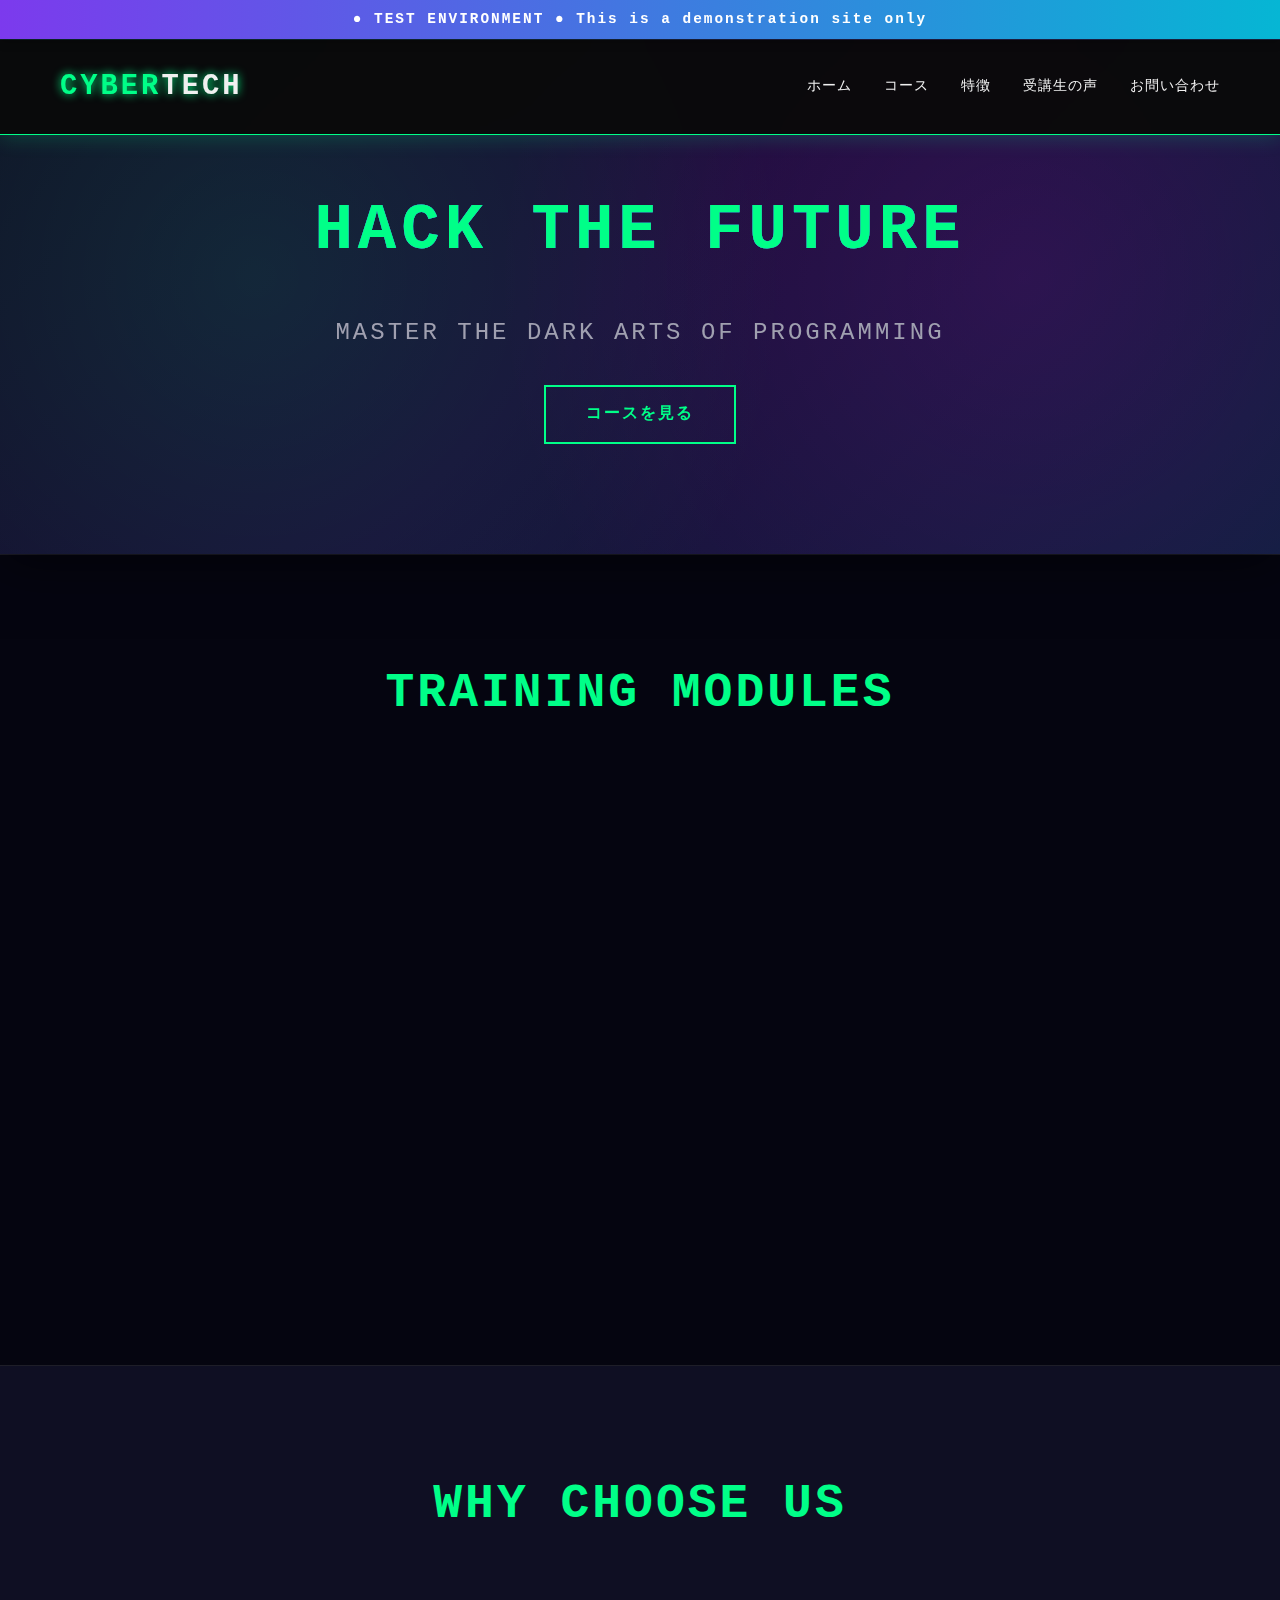
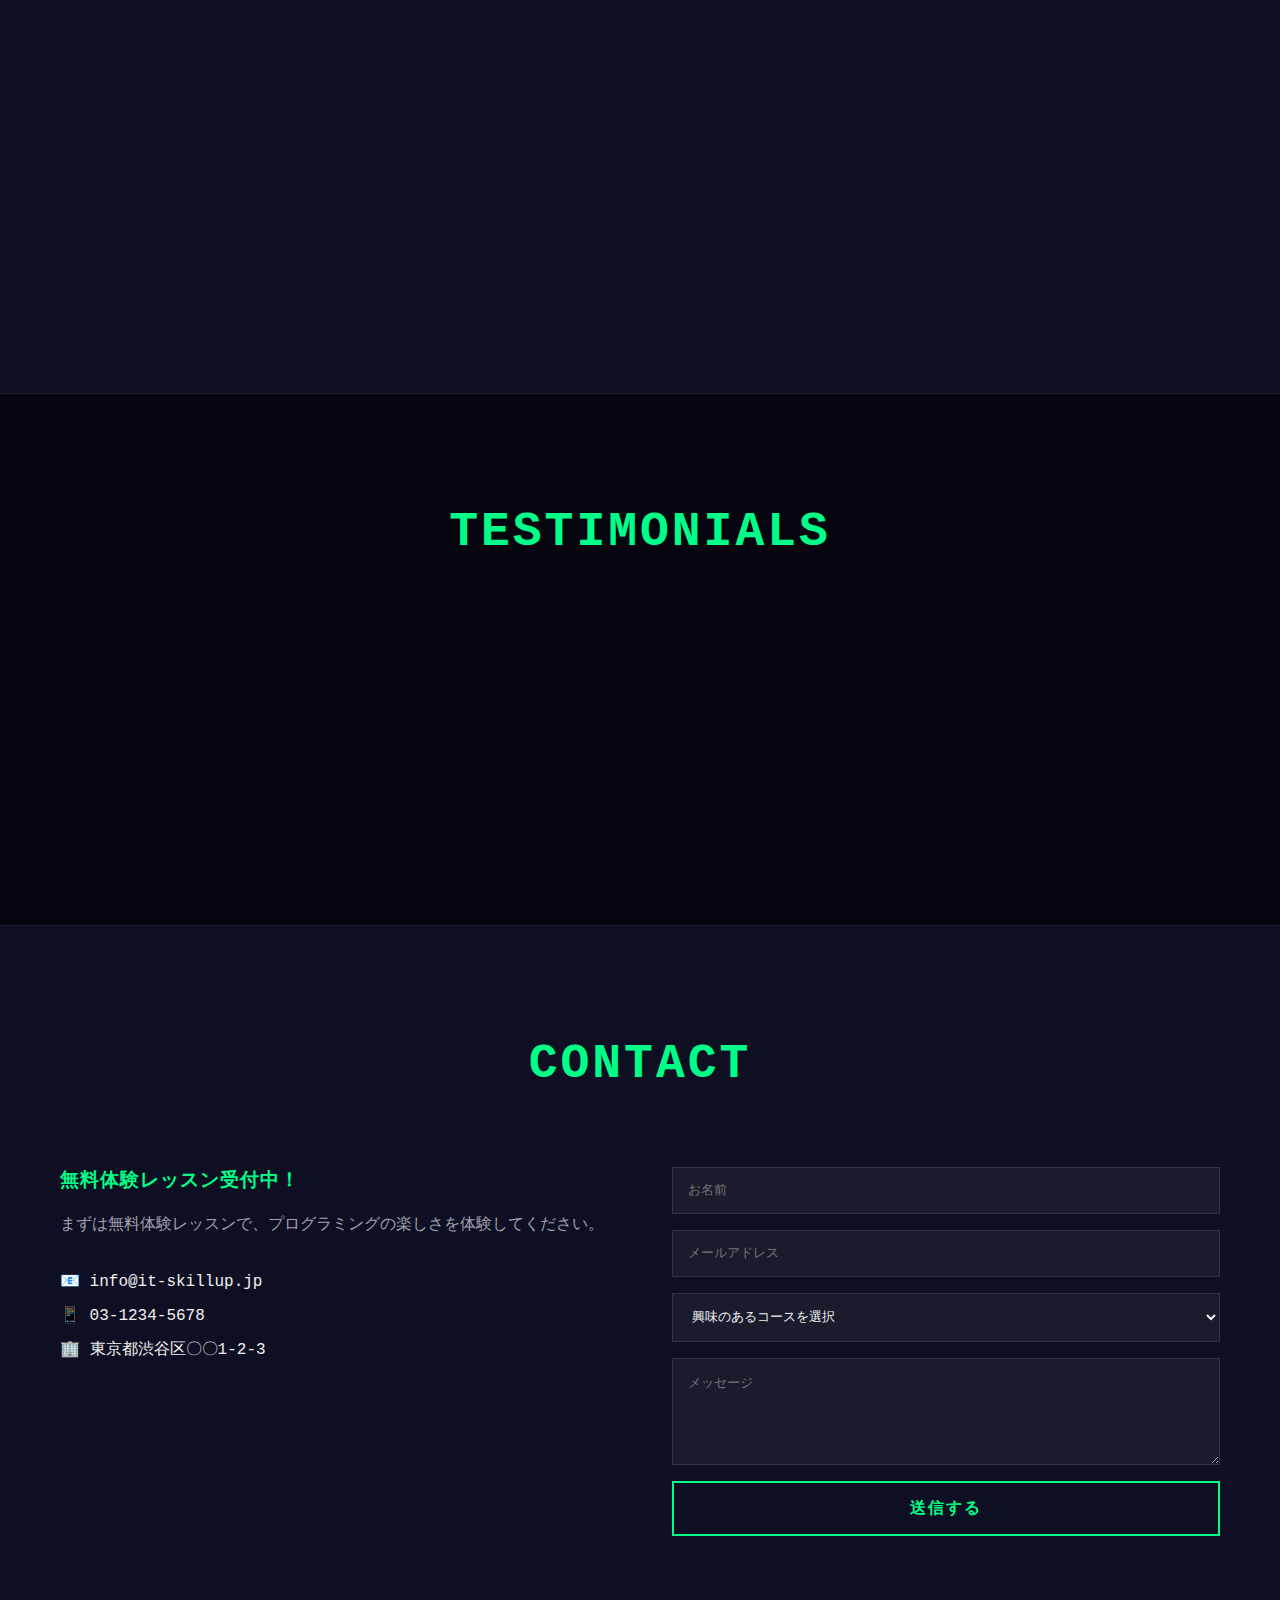
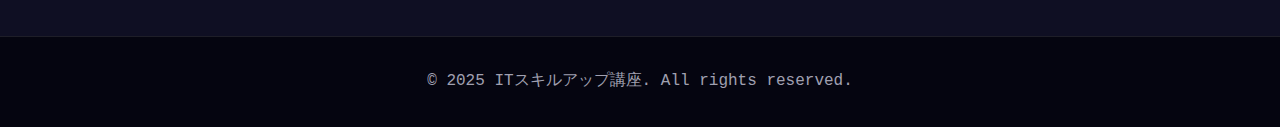
<file: index.html>
<!DOCTYPE html>
<html lang="ja">
<head>
    <meta charset="UTF-8">
    <meta name="viewport" content="width=device-width, initial-scale=1.0">
    <title>CYBERTECH ACADEMY | Advanced Programming Education</title>
    <link rel="stylesheet" href="style.css">
</head>
<body>
    <div class="test-banner">
        <div class="test-banner-content">
            <span class="blink">●</span> TEST ENVIRONMENT <span class="blink">●</span> This is a demonstration site only
        </div>
    </div>
    <header>
        <nav>
            <div class="container">
                <div class="nav-wrapper">
                    <div class="logo"><span class="logo-accent">CYBER</span>TECH</div>
                    <ul class="nav-menu">
                        <li><a href="#home">ホーム</a></li>
                        <li><a href="#courses">コース</a></li>
                        <li><a href="#features">特徴</a></li>
                        <li><a href="#testimonials">受講生の声</a></li>
                        <li><a href="#contact">お問い合わせ</a></li>
                    </ul>
                    <div class="hamburger">
                        <span></span>
                        <span></span>
                        <span></span>
                    </div>
                </div>
            </div>
        </nav>
    </header>

    <section id="home" class="hero">
        <div class="container">
            <div class="hero-content">
                <div class="glitch-wrapper">
                    <h1 class="glitch" data-text="HACK THE FUTURE">HACK THE FUTURE</h1>
                </div>
                <p class="hero-subtitle">Master the dark arts of programming</p>
                <a href="#courses" class="cta-button">コースを見る</a>
            </div>
        </div>
    </section>

    <section id="courses" class="courses">
        <div class="container">
            <h2 class="section-title glitch" data-text="TRAINING MODULES">TRAINING MODULES</h2>
            <div class="course-grid">
                <div class="course-card">
                    <div class="course-icon">🌱</div>
                    <h3>プログラミング入門</h3>
                    <p>HTML/CSS/JavaScriptの基礎から学べる初心者向けコース</p>
                    <ul>
                        <li>Webページの基本構造</li>
                        <li>スタイリングの基礎</li>
                        <li>インタラクティブな要素の追加</li>
                    </ul>
                </div>
                <div class="course-card">
                    <div class="course-icon">🚀</div>
                    <h3>Webアプリケーション開発</h3>
                    <p>React、Node.jsを使った本格的なWeb開発</p>
                    <ul>
                        <li>モダンJavaScript</li>
                        <li>フロントエンドフレームワーク</li>
                        <li>バックエンド開発</li>
                    </ul>
                </div>
                <div class="course-card">
                    <div class="course-icon">🤖</div>
                    <h3>AI・機械学習</h3>
                    <p>Pythonを使ったAI開発の基礎から応用まで</p>
                    <ul>
                        <li>Python基礎</li>
                        <li>データ分析</li>
                        <li>機械学習モデル構築</li>
                    </ul>
                </div>
            </div>
        </div>
    </section>

    <section id="features" class="features">
        <div class="container">
            <h2 class="section-title glitch" data-text="WHY CHOOSE US">WHY CHOOSE US</h2>
            <div class="features-grid">
                <div class="feature-item">
                    <div class="feature-icon">👨‍🏫</div>
                    <h3>経験豊富な講師陣</h3>
                    <p>現役エンジニアが実践的な知識を丁寧に指導します</p>
                </div>
                <div class="feature-item">
                    <div class="feature-icon">💻</div>
                    <h3>ハンズオン学習</h3>
                    <p>実際にコードを書きながら学ぶことで、確実にスキルが身につきます</p>
                </div>
                <div class="feature-item">
                    <div class="feature-icon">🎯</div>
                    <h3>個別サポート</h3>
                    <p>一人ひとりの理解度に合わせた個別指導で着実に成長</p>
                </div>
                <div class="feature-item">
                    <div class="feature-icon">📊</div>
                    <h3>実践的なプロジェクト</h3>
                    <p>実際の開発現場で使われる技術を学習できます</p>
                </div>
            </div>
        </div>
    </section>

    <section id="testimonials" class="testimonials">
        <div class="container">
            <h2 class="section-title glitch" data-text="TESTIMONIALS">TESTIMONIALS</h2>
            <div class="testimonial-grid">
                <div class="testimonial-card">
                    <p>"全くの初心者でしたが、3ヶ月で自分のWebサイトを作れるようになりました！"</p>
                    <div class="testimonial-author">
                        <strong>田中さん</strong>
                        <span>Webデザイナー転職成功</span>
                    </div>
                </div>
                <div class="testimonial-card">
                    <p>"実践的な内容で、すぐに仕事で活かせる知識が身につきました。"</p>
                    <div class="testimonial-author">
                        <strong>佐藤さん</strong>
                        <span>フリーランスエンジニア</span>
                    </div>
                </div>
                <div class="testimonial-card">
                    <p>"AIコースを受講して、データ分析の仕事に就くことができました。"</p>
                    <div class="testimonial-author">
                        <strong>鈴木さん</strong>
                        <span>データアナリスト</span>
                    </div>
                </div>
            </div>
        </div>
    </section>

    <section id="contact" class="contact">
        <div class="container">
            <h2 class="section-title glitch" data-text="CONTACT">CONTACT</h2>
            <div class="contact-content">
                <div class="contact-info">
                    <h3>無料体験レッスン受付中！</h3>
                    <p>まずは無料体験レッスンで、プログラミングの楽しさを体験してください。</p>
                    <div class="contact-details">
                        <p>📧 info@it-skillup.jp</p>
                        <p>📱 03-1234-5678</p>
                        <p>🏢 東京都渋谷区〇〇1-2-3</p>
                    </div>
                </div>
                <form class="contact-form">
                    <input type="text" name="name" placeholder="お名前" required>
                    <input type="email" name="email" placeholder="メールアドレス" required>
                    <select name="course" required>
                        <option value="">興味のあるコースを選択</option>
                        <option value="beginner">プログラミング入門</option>
                        <option value="webapp">Webアプリケーション開発</option>
                        <option value="ai">AI・機械学習</option>
                    </select>
                    <textarea name="message" placeholder="メッセージ" rows="5" required></textarea>
                    <button type="submit" class="submit-button">送信する</button>
                </form>
            </div>
        </div>
    </section>

    <footer>
        <div class="container">
            <p>&copy; 2025 ITスキルアップ講座. All rights reserved.</p>
        </div>
    </footer>

    <script src="script.js"></script>
</body>
</html>
</file>
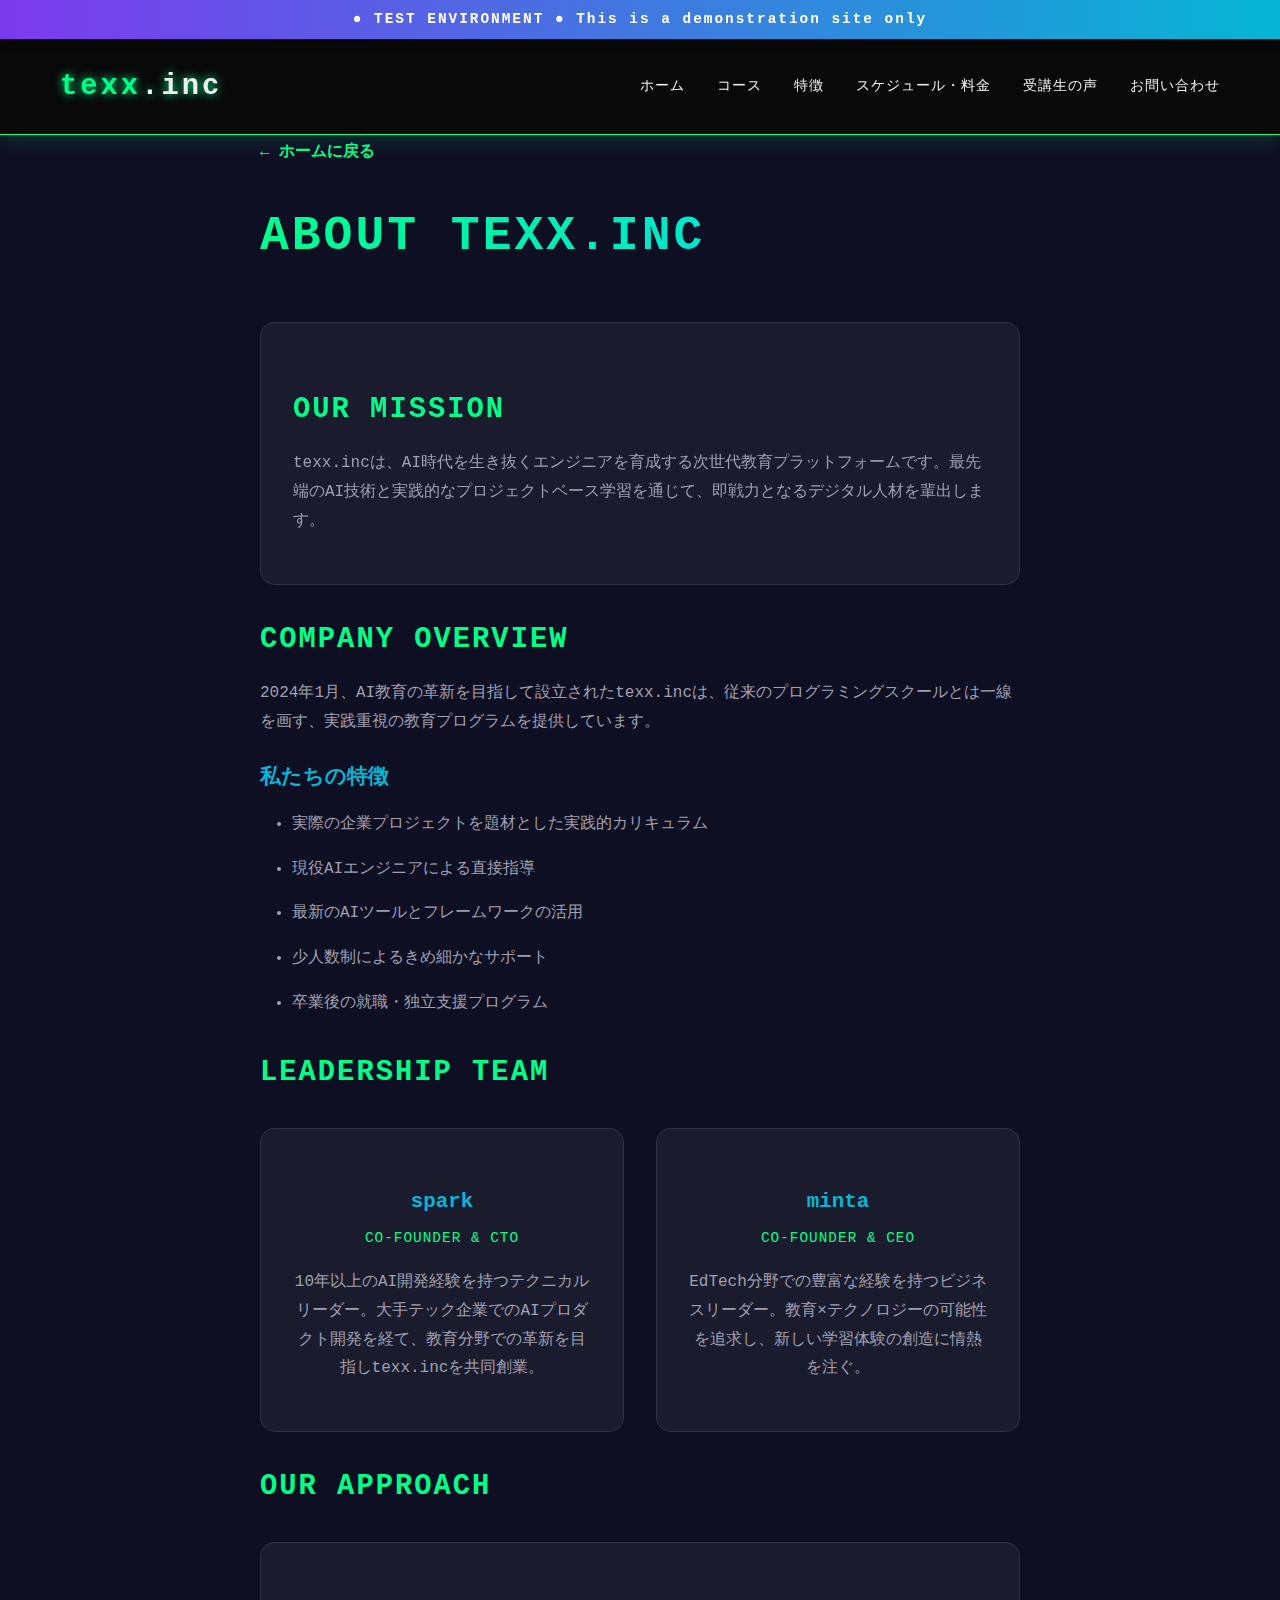
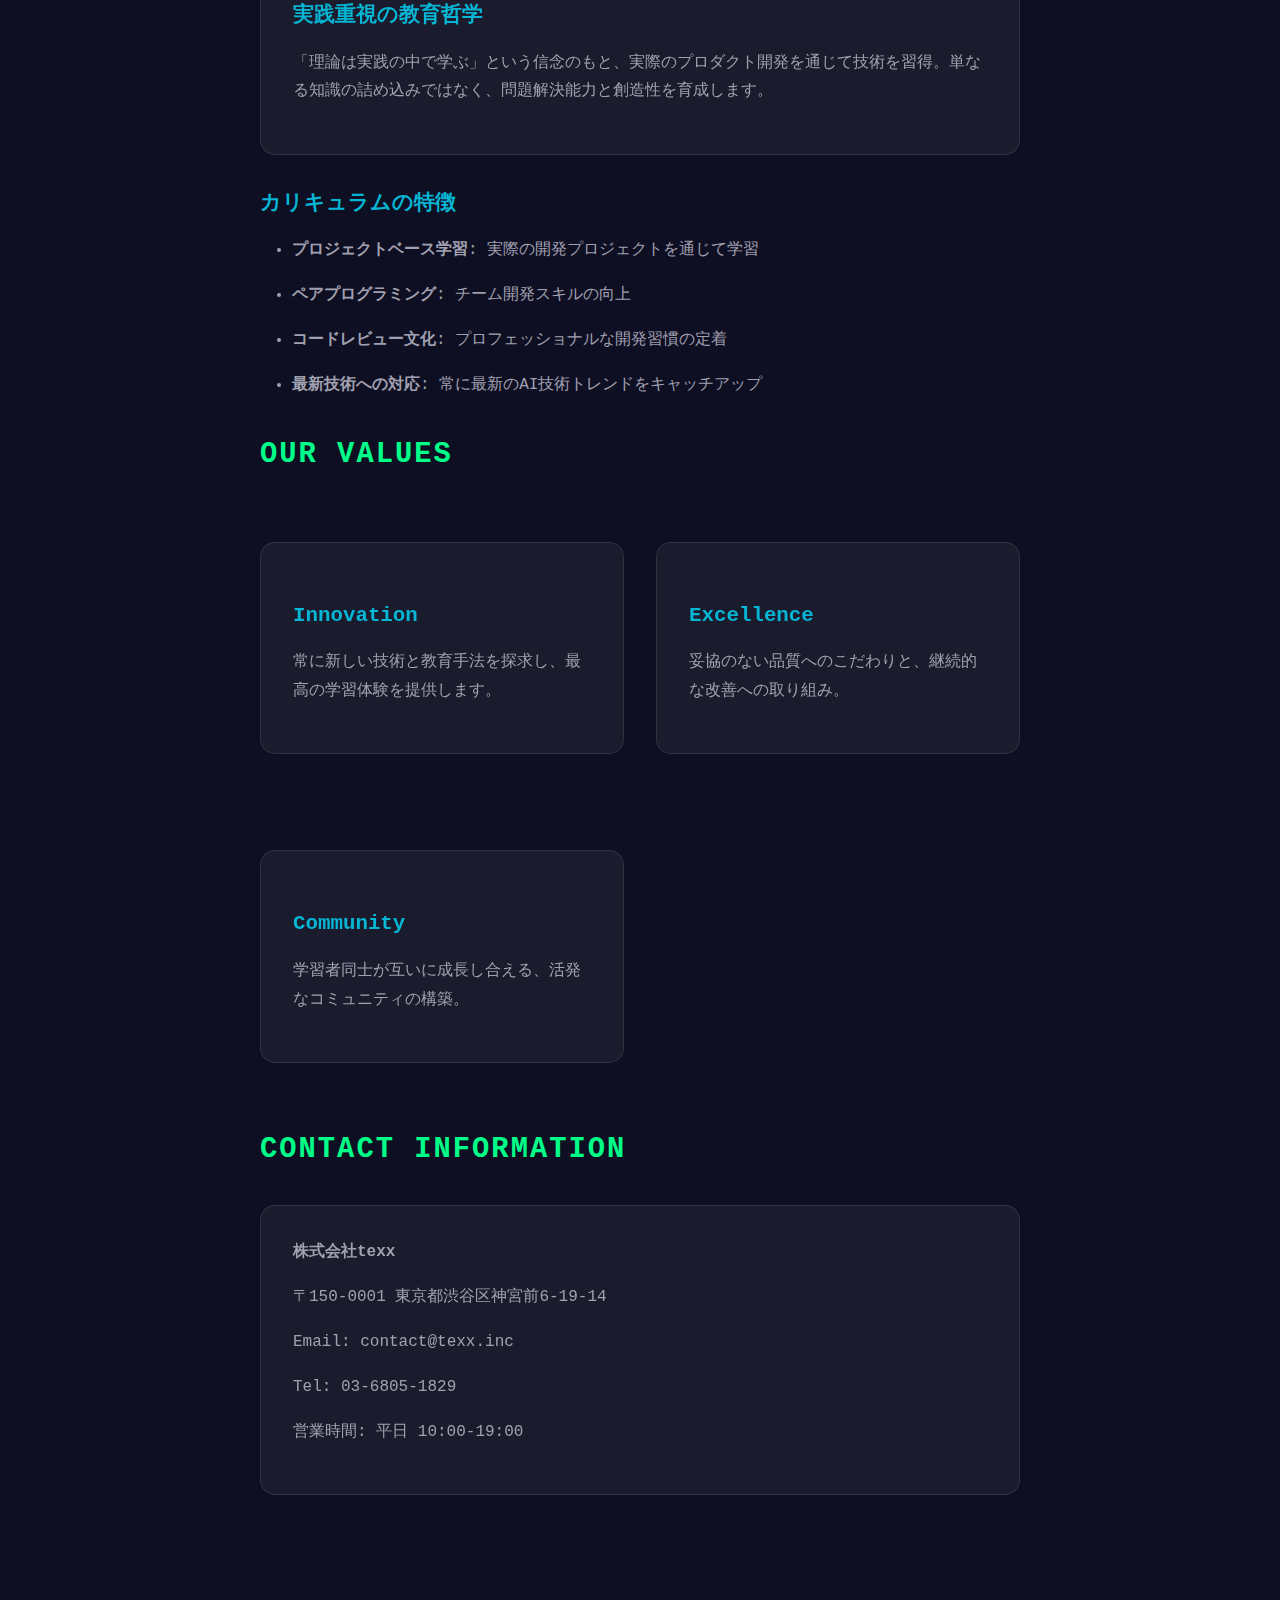
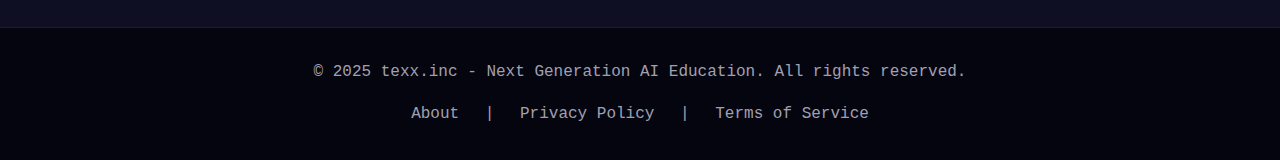
<file: about.html>
<!DOCTYPE html>
<html lang="ja">
<head>
    <meta charset="UTF-8">
    <meta name="viewport" content="width=device-width, initial-scale=1.0">
    <title>About - texx.inc | Next-Gen AI Education Platform</title>
    <link rel="stylesheet" href="style.css">
    <style>
        .legal-page {
            min-height: 100vh;
            padding-top: 140px;
            background-color: var(--bg-dark);
        }
        .legal-content {
            max-width: 800px;
            margin: 0 auto;
            padding: 0 20px 100px;
        }
        .legal-content h1 {
            font-size: 3rem;
            margin-bottom: 3rem;
            text-transform: uppercase;
            letter-spacing: 3px;
            background: var(--gradient-2);
            -webkit-background-clip: text;
            -webkit-text-fill-color: transparent;
        }
        .legal-content h2 {
            color: var(--primary-color);
            margin: 2rem 0 1rem;
            font-size: 1.8rem;
            text-transform: uppercase;
            letter-spacing: 2px;
        }
        .legal-content h3 {
            color: var(--accent-color);
            margin: 1.5rem 0 1rem;
            font-size: 1.3rem;
        }
        .legal-content p, .legal-content li {
            color: var(--text-dim);
            line-height: 1.8;
            margin-bottom: 1rem;
        }
        .legal-content ul {
            margin-left: 2rem;
            margin-bottom: 1.5rem;
        }
        .highlight-box {
            background: var(--glass-bg);
            border: 1px solid var(--border-color);
            border-radius: 15px;
            padding: 2rem;
            margin: 2rem 0;
            backdrop-filter: blur(10px);
        }
        .team-grid {
            display: grid;
            grid-template-columns: repeat(auto-fit, minmax(300px, 1fr));
            gap: 2rem;
            margin: 2rem 0;
        }
        .team-member {
            background: var(--glass-bg);
            border: 1px solid var(--border-color);
            border-radius: 15px;
            padding: 2rem;
            text-align: center;
            transition: all 0.3s ease;
        }
        .team-member:hover {
            transform: translateY(-5px);
            border-color: var(--primary-color);
            box-shadow: 0 10px 30px rgba(0, 255, 136, 0.2);
        }
        .team-member h3 {
            margin-bottom: 0.5rem;
        }
        .team-member .role {
            color: var(--primary-color);
            font-size: 0.9rem;
            text-transform: uppercase;
            letter-spacing: 1px;
        }
        .back-button {
            display: inline-block;
            margin-bottom: 2rem;
            color: var(--primary-color);
            text-decoration: none;
            font-weight: bold;
            transition: all 0.3s;
        }
        .back-button:hover {
            transform: translateX(-5px);
            text-shadow: 0 0 10px var(--primary-color);
        }
    </style>
</head>
<body>
    <div class="test-banner">
        <div class="test-banner-content">
            <span class="blink">●</span> TEST ENVIRONMENT <span class="blink">●</span> This is a demonstration site only
        </div>
    </div>
    <header>
        <nav>
            <div class="container">
                <div class="nav-wrapper">
                    <div class="logo"><span class="logo-accent">texx</span>.inc</div>
                    <ul class="nav-menu">
                        <li><a href="index.html">ホーム</a></li>
                        <li><a href="index.html#courses">コース</a></li>
                        <li><a href="index.html#features">特徴</a></li>
                        <li><a href="index.html#schedule">スケジュール・料金</a></li>
                        <li><a href="index.html#testimonials">受講生の声</a></li>
                        <li><a href="index.html#contact">お問い合わせ</a></li>
                    </ul>
                    <div class="hamburger">
                        <span></span>
                        <span></span>
                        <span></span>
                    </div>
                </div>
            </div>
        </nav>
    </header>

    <div class="legal-page">
        <div class="legal-content">
            <a href="index.html" class="back-button">← ホームに戻る</a>
            
            <h1 class="glitch" data-text="ABOUT TEXX.INC">ABOUT TEXX.INC</h1>
            
            <div class="highlight-box">
                <h2>Our Mission</h2>
                <p>texx.incは、AI時代を生き抜くエンジニアを育成する次世代教育プラットフォームです。最先端のAI技術と実践的なプロジェクトベース学習を通じて、即戦力となるデジタル人材を輩出します。</p>
            </div>

            <h2>Company Overview</h2>
            <p>2024年1月、AI教育の革新を目指して設立されたtexx.incは、従来のプログラミングスクールとは一線を画す、実践重視の教育プログラムを提供しています。</p>
            
            <h3>私たちの特徴</h3>
            <ul>
                <li>実際の企業プロジェクトを題材とした実践的カリキュラム</li>
                <li>現役AIエンジニアによる直接指導</li>
                <li>最新のAIツールとフレームワークの活用</li>
                <li>少人数制によるきめ細かなサポート</li>
                <li>卒業後の就職・独立支援プログラム</li>
            </ul>

            <h2>Leadership Team</h2>
            <div class="team-grid">
                <div class="team-member">
                    <h3>spark</h3>
                    <p class="role">Co-Founder & CTO</p>
                    <p>10年以上のAI開発経験を持つテクニカルリーダー。大手テック企業でのAIプロダクト開発を経て、教育分野での革新を目指しtexx.incを共同創業。</p>
                </div>
                <div class="team-member">
                    <h3>minta</h3>
                    <p class="role">Co-Founder & CEO</p>
                    <p>EdTech分野での豊富な経験を持つビジネスリーダー。教育×テクノロジーの可能性を追求し、新しい学習体験の創造に情熱を注ぐ。</p>
                </div>
            </div>

            <h2>Our Approach</h2>
            <div class="highlight-box">
                <h3>実践重視の教育哲学</h3>
                <p>「理論は実践の中で学ぶ」という信念のもと、実際のプロダクト開発を通じて技術を習得。単なる知識の詰め込みではなく、問題解決能力と創造性を育成します。</p>
            </div>

            <h3>カリキュラムの特徴</h3>
            <ul>
                <li><strong>プロジェクトベース学習</strong>: 実際の開発プロジェクトを通じて学習</li>
                <li><strong>ペアプログラミング</strong>: チーム開発スキルの向上</li>
                <li><strong>コードレビュー文化</strong>: プロフェッショナルな開発習慣の定着</li>
                <li><strong>最新技術への対応</strong>: 常に最新のAI技術トレンドをキャッチアップ</li>
            </ul>

            <h2>Our Values</h2>
            <div class="team-grid">
                <div class="highlight-box">
                    <h3>Innovation</h3>
                    <p>常に新しい技術と教育手法を探求し、最高の学習体験を提供します。</p>
                </div>
                <div class="highlight-box">
                    <h3>Excellence</h3>
                    <p>妥協のない品質へのこだわりと、継続的な改善への取り組み。</p>
                </div>
                <div class="highlight-box">
                    <h3>Community</h3>
                    <p>学習者同士が互いに成長し合える、活発なコミュニティの構築。</p>
                </div>
            </div>

            <h2>Contact Information</h2>
            <div class="highlight-box">
                <p><strong>株式会社texx</strong></p>
                <p>〒150-0001 東京都渋谷区神宮前6-19-14</p>
                <p>Email: contact@texx.inc</p>
                <p>Tel: 03-6805-1829</p>
                <p>営業時間: 平日 10:00-19:00</p>
            </div>
        </div>
    </div>

    <footer>
        <div class="container">
            <p>&copy; 2025 texx.inc - Next Generation AI Education. All rights reserved.</p>
            <p class="footer-links">
                <a href="about.html">About</a> | 
                <a href="privacy.html">Privacy Policy</a> | 
                <a href="terms.html">Terms of Service</a>
            </p>
        </div>
    </footer>

    <script src="script.js"></script>
</body>
</html>
</file>
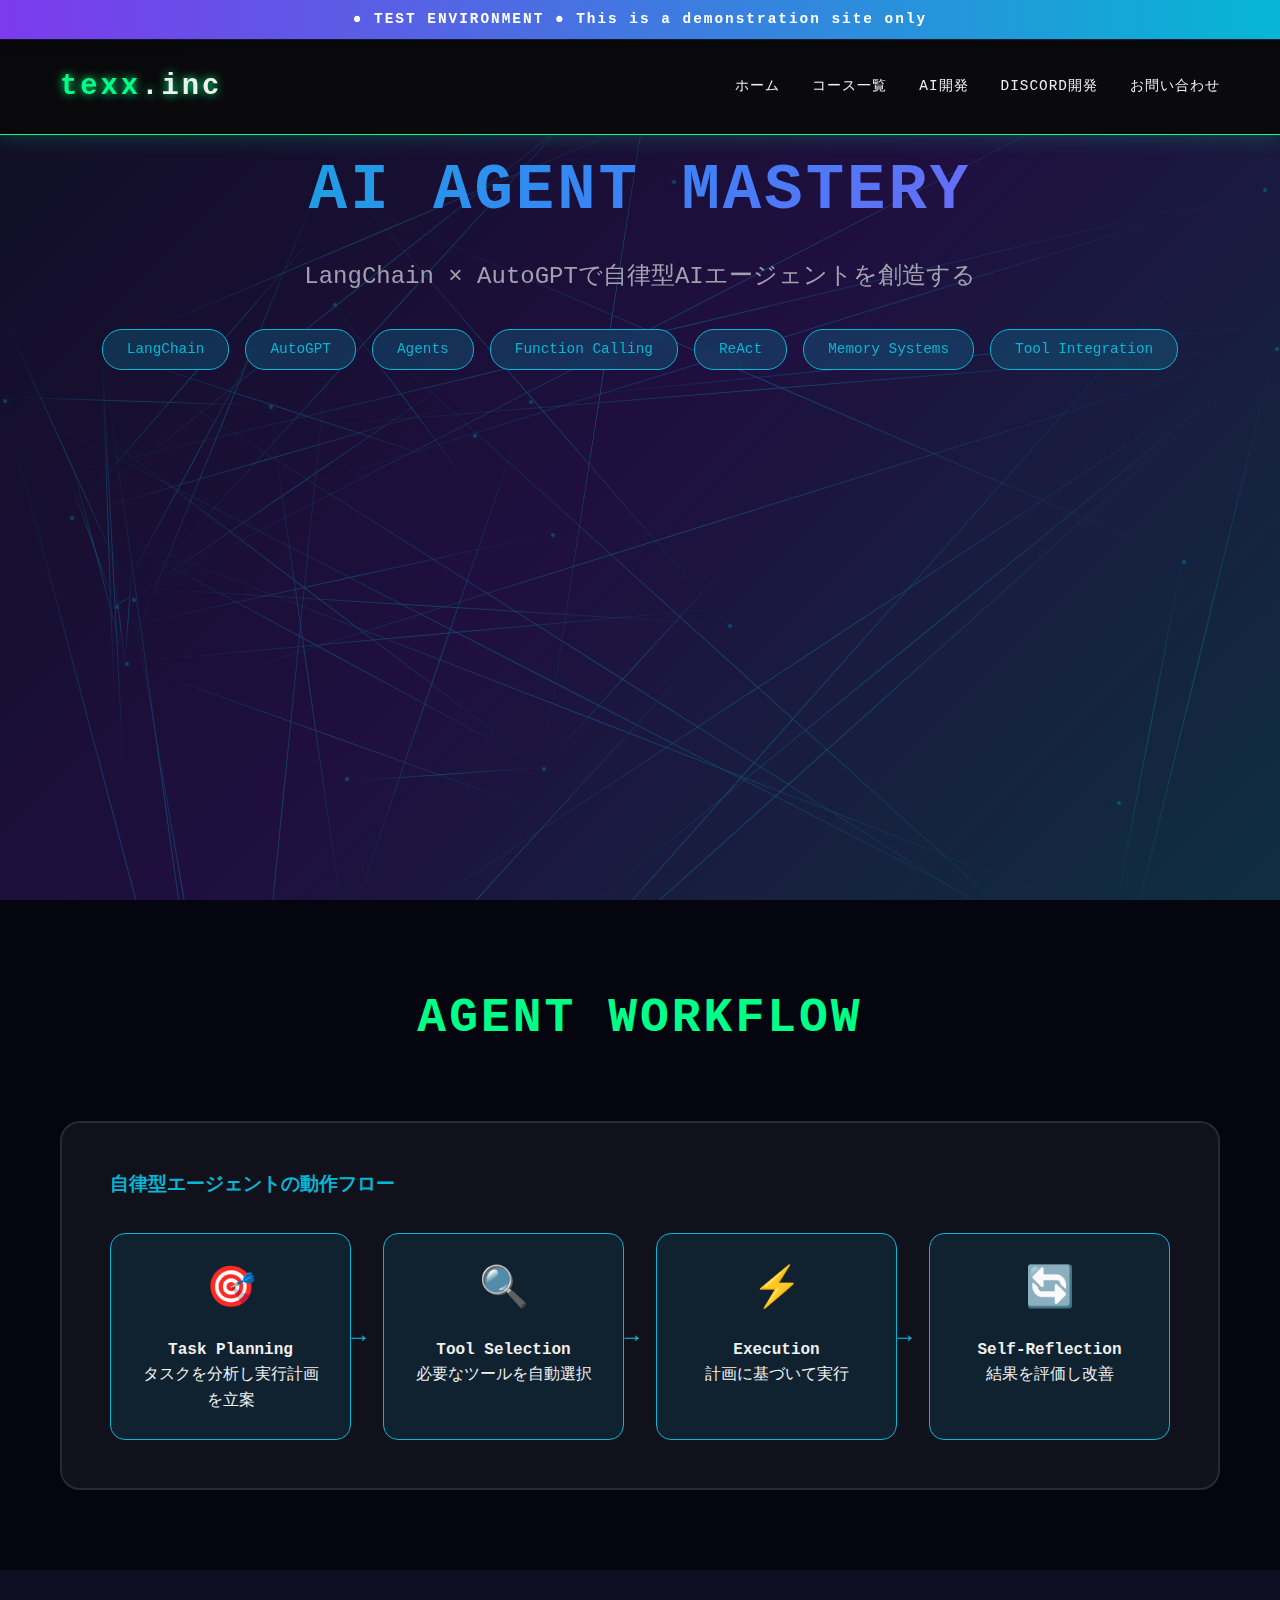
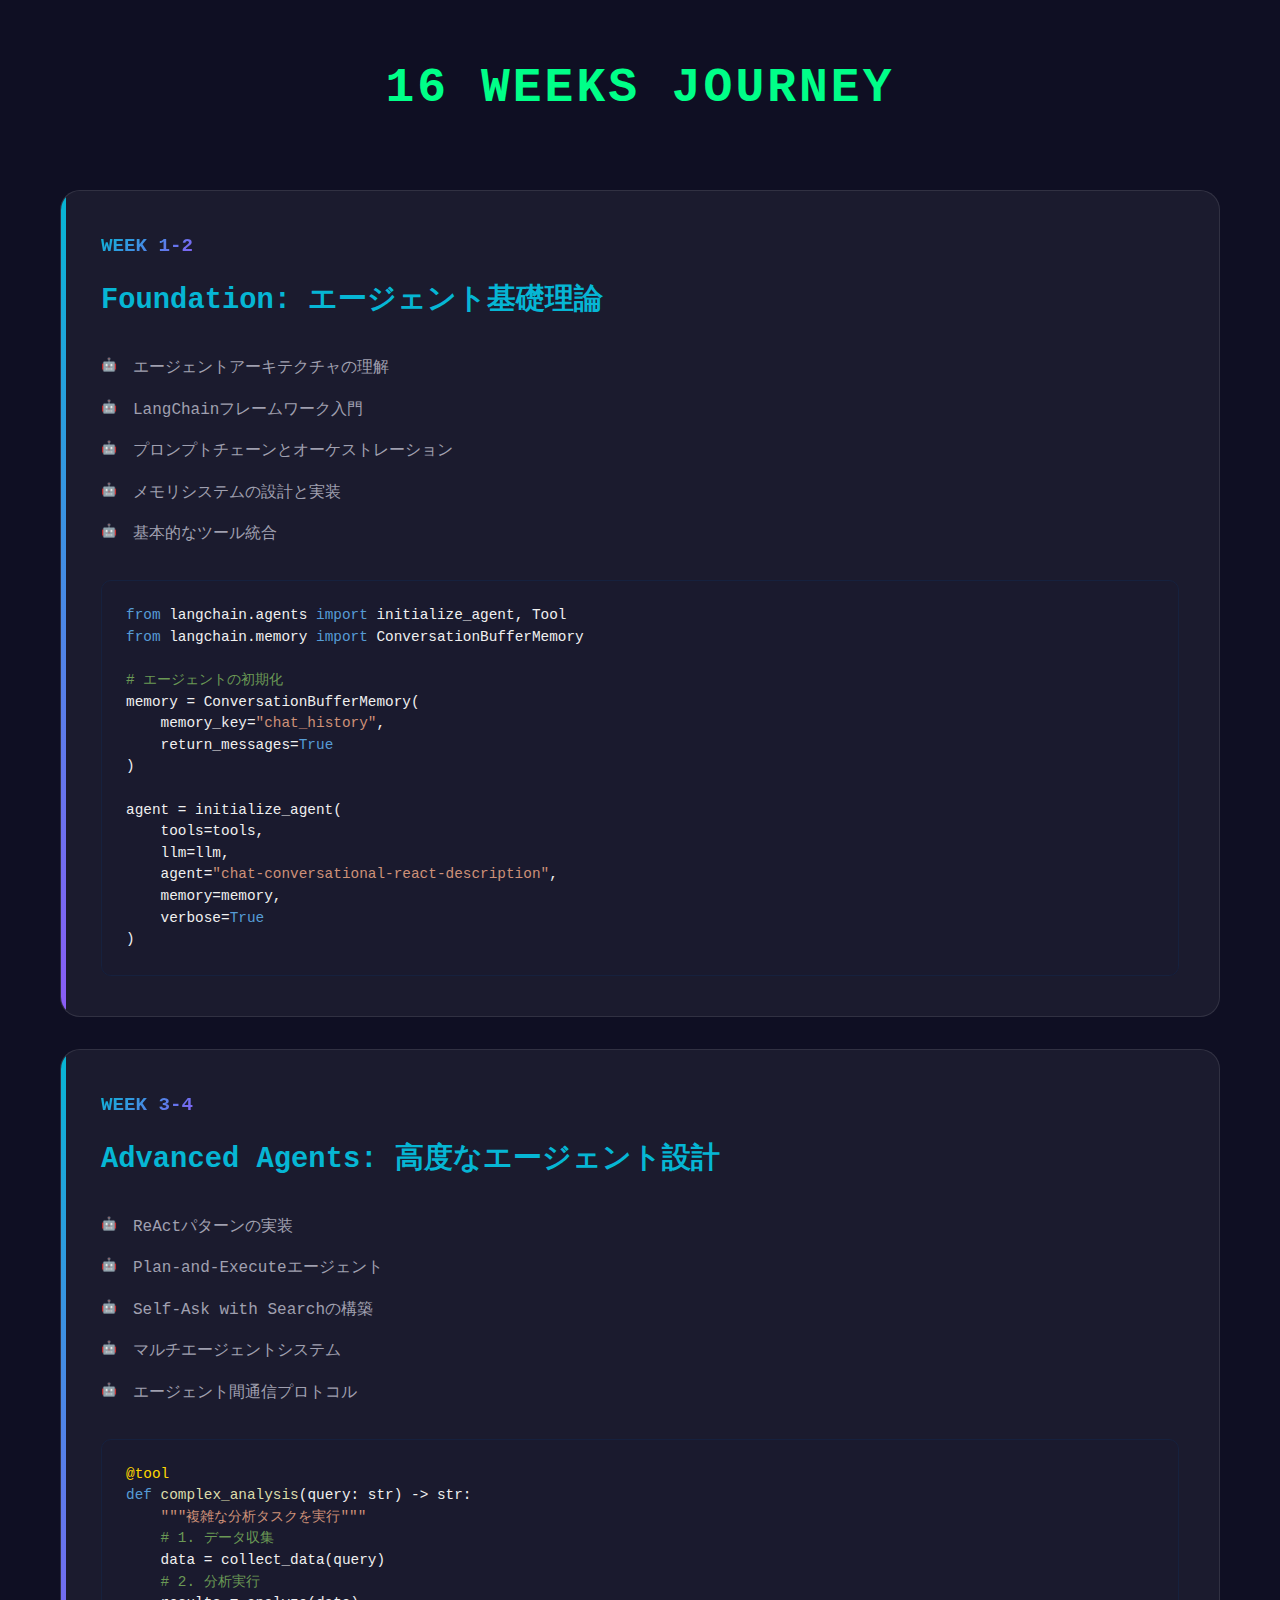
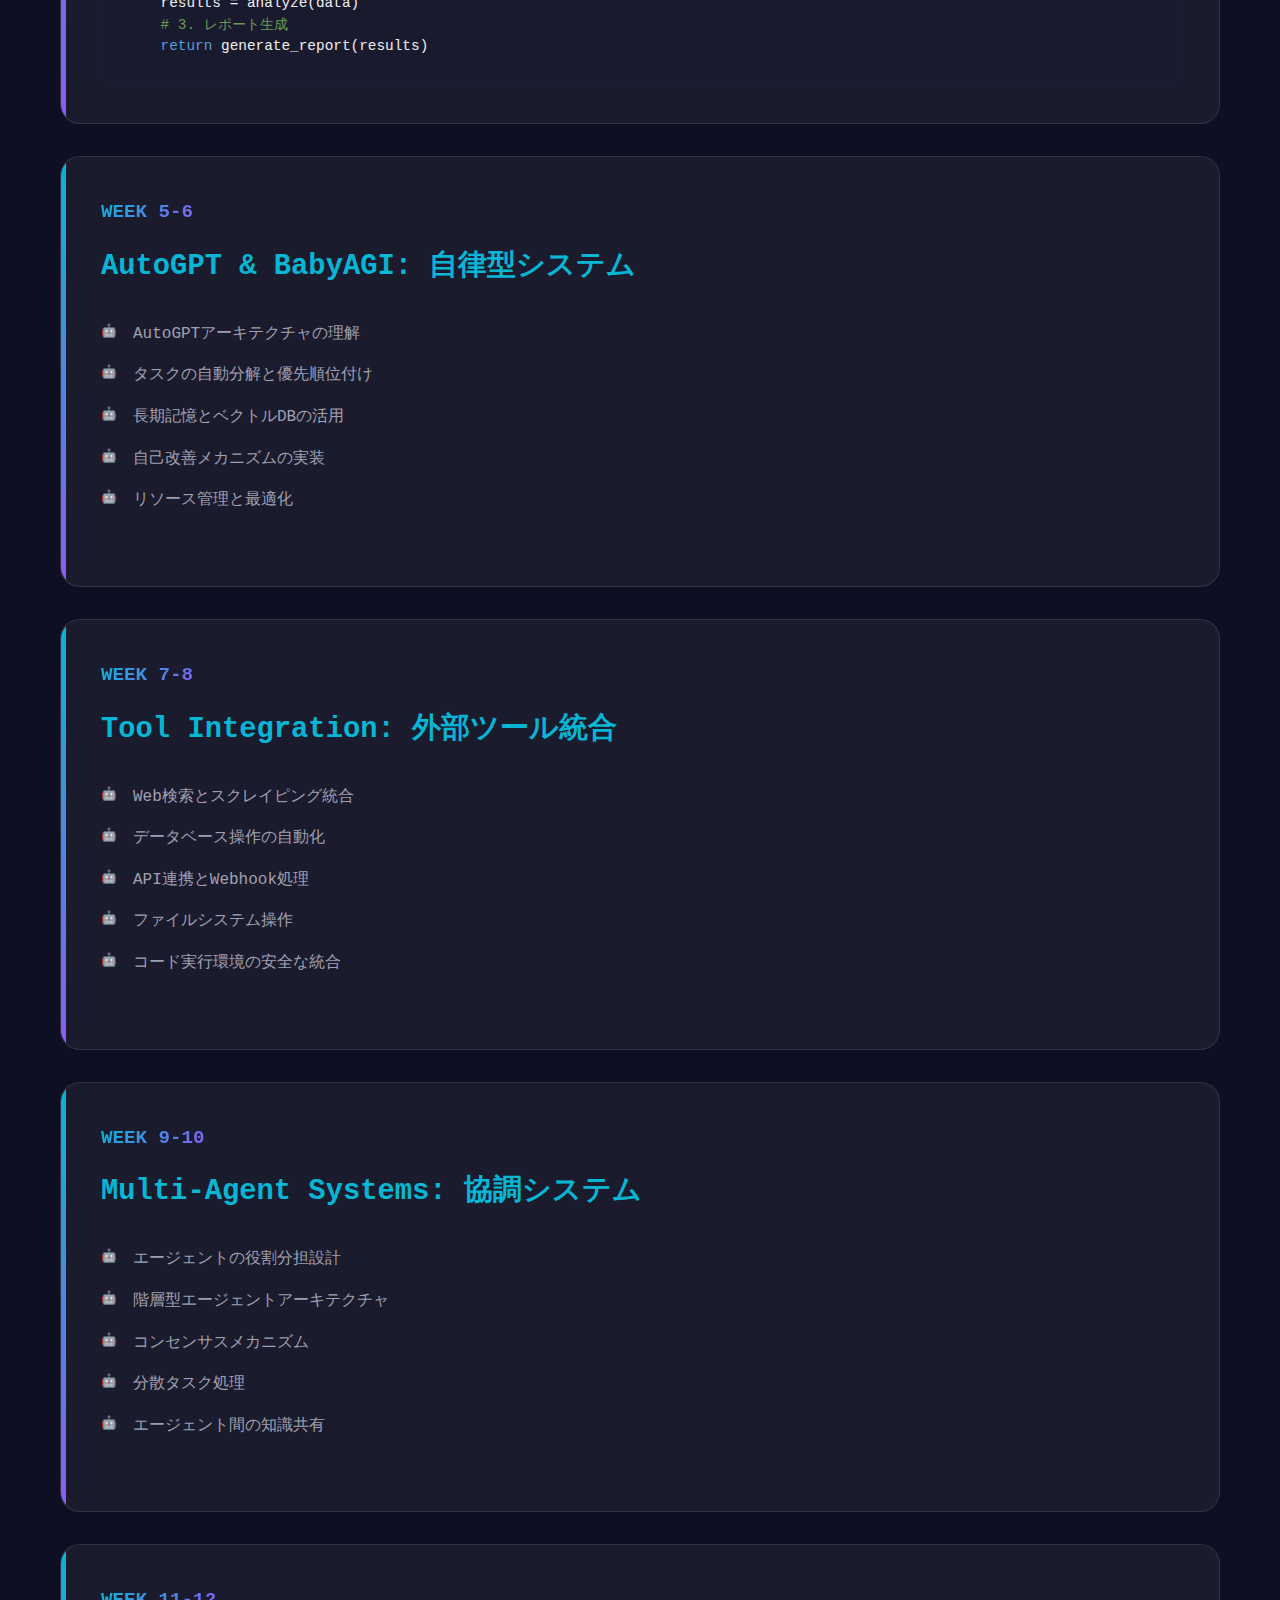
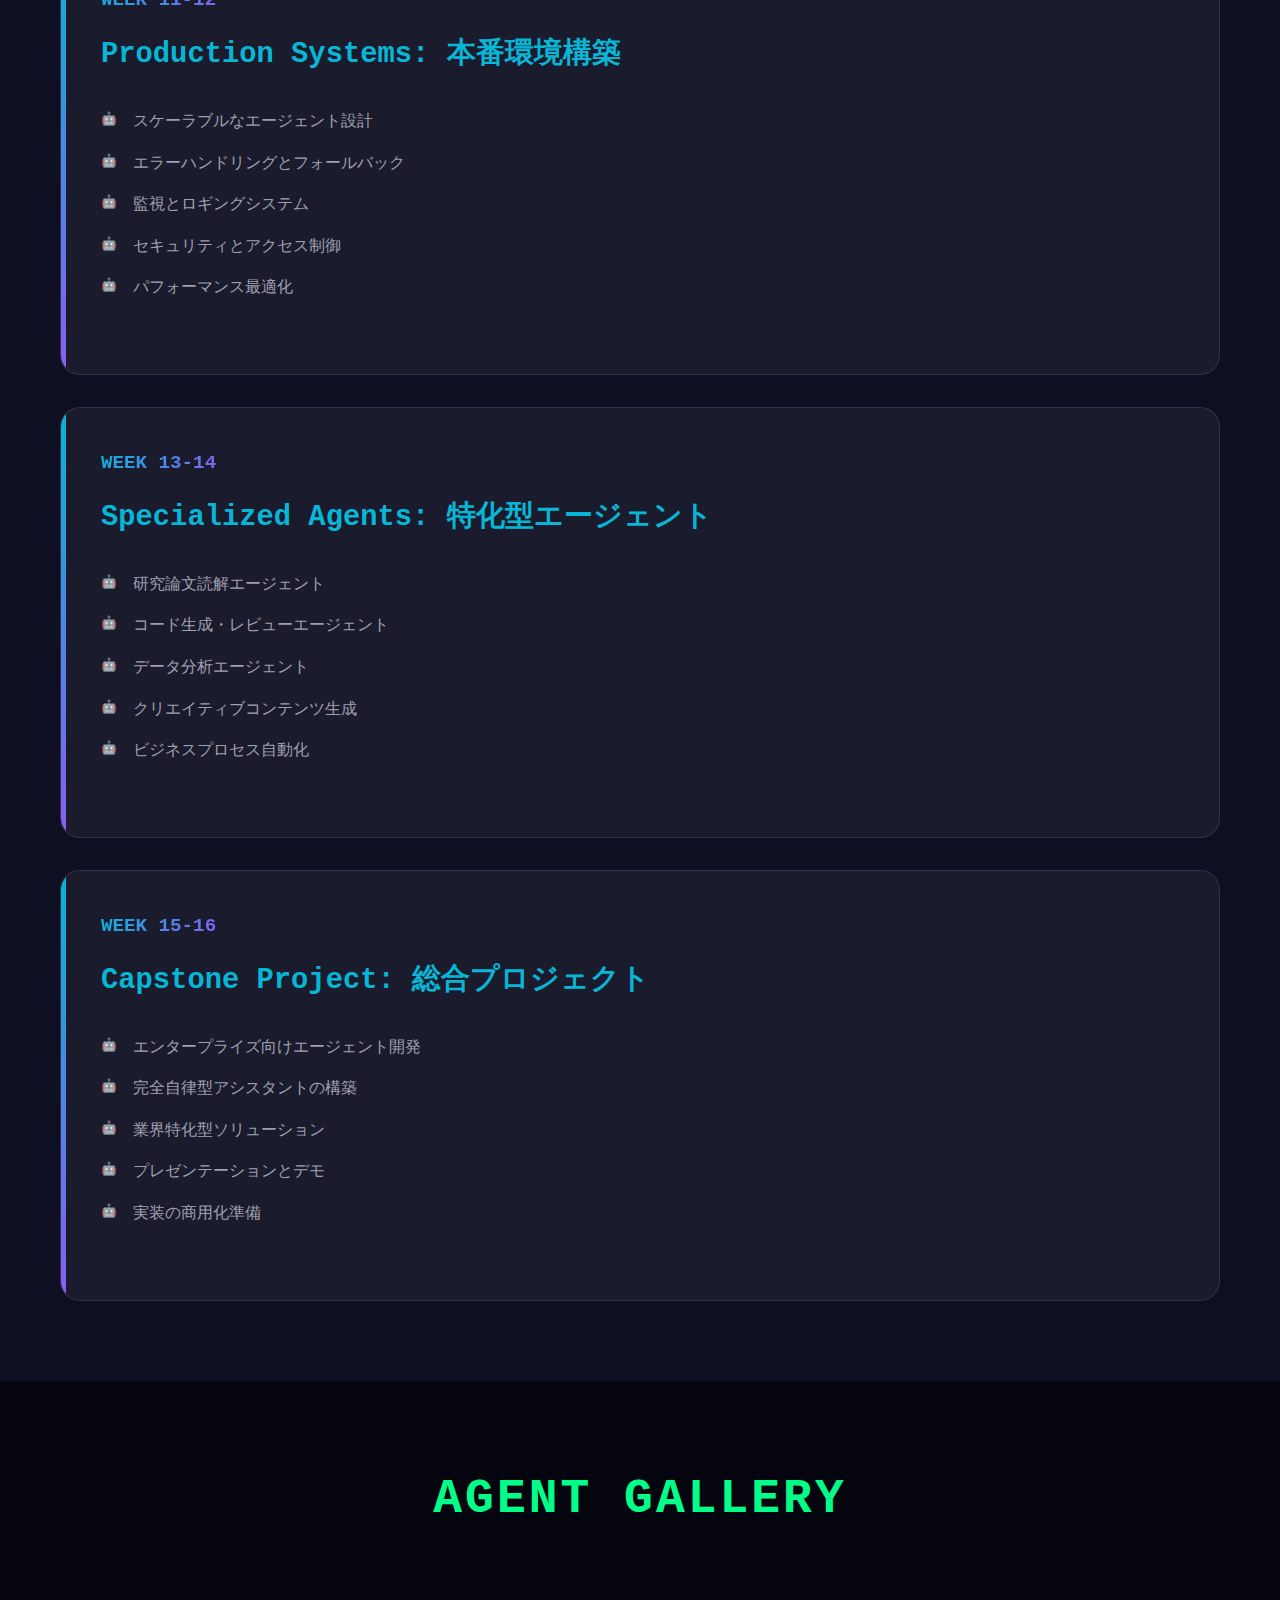
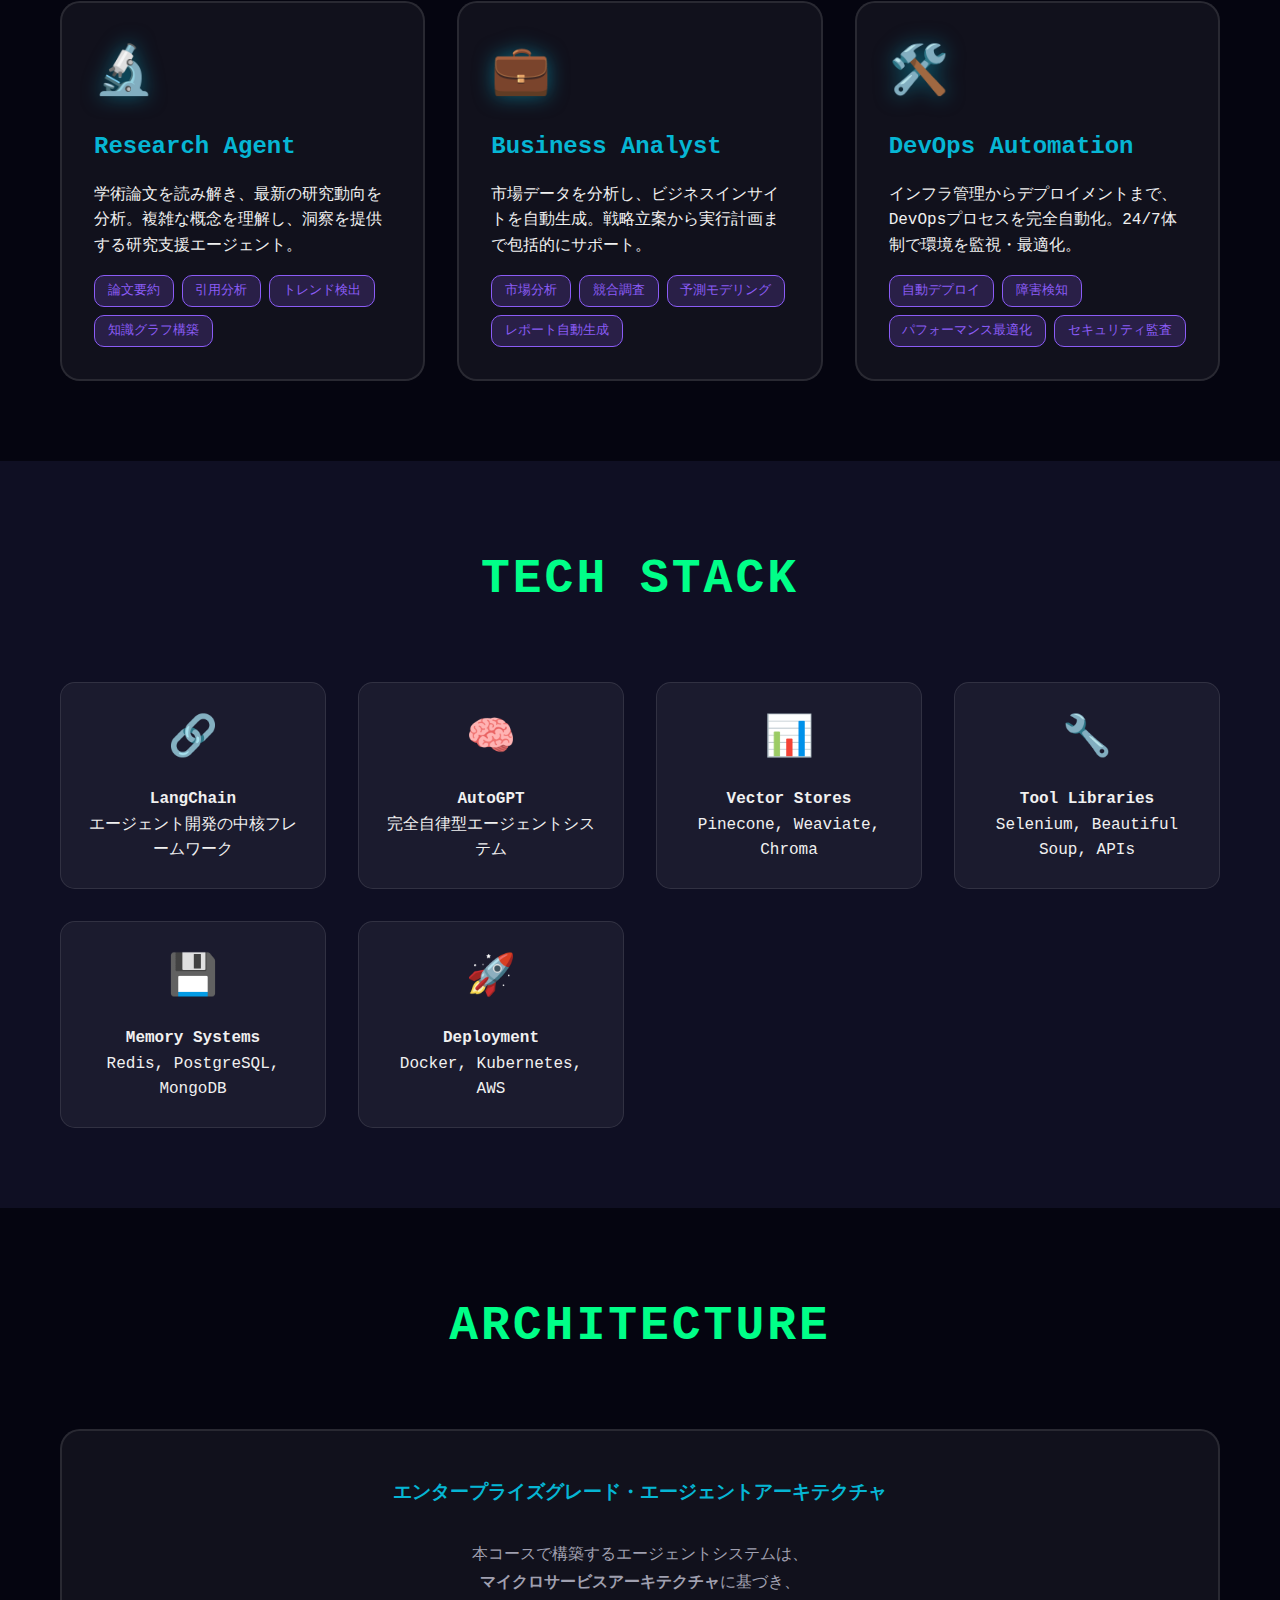
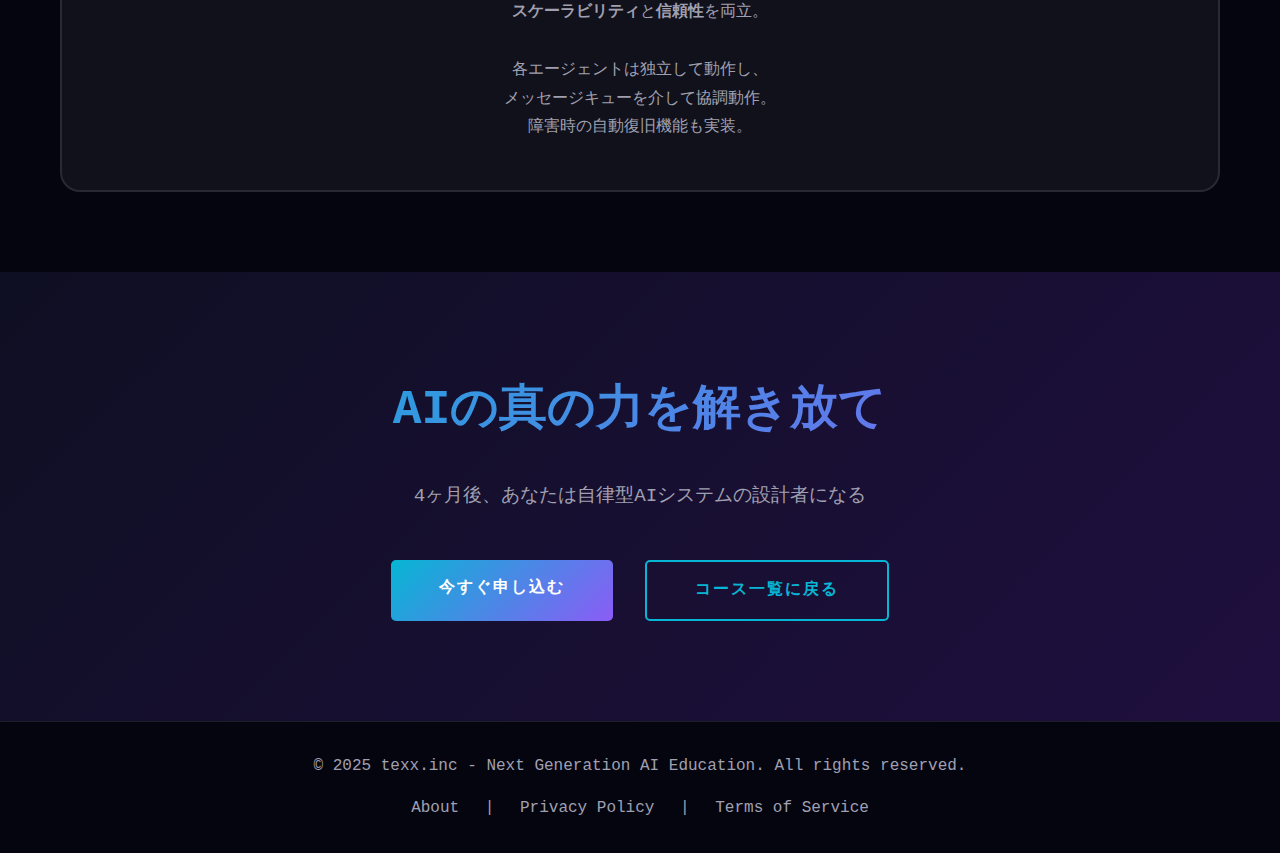
<file: course-ai-agent.html>
<!DOCTYPE html>
<html lang="ja">
<head>
    <meta charset="UTF-8">
    <meta name="viewport" content="width=device-width, initial-scale=1.0">
    <title>AIエージェント開発コース - texx.inc</title>
    <link rel="stylesheet" href="style.css">
    <style>
        .course-hero {
            min-height: 100vh;
            padding-top: 140px;
            background: linear-gradient(135deg, #0f0f23 0%, #1f0f3f 50%, #0f2f3f 100%);
            position: relative;
            overflow: hidden;
        }
        .neural-network {
            position: absolute;
            width: 100%;
            height: 100%;
            opacity: 0.3;
        }
        .neuron {
            position: absolute;
            width: 4px;
            height: 4px;
            background: var(--accent-color);
            border-radius: 50%;
            box-shadow: 0 0 10px var(--accent-color);
        }
        .synapse {
            position: absolute;
            height: 1px;
            background: linear-gradient(90deg, transparent, var(--accent-color), transparent);
            transform-origin: left center;
            animation: pulse-synapse 3s infinite;
        }
        @keyframes pulse-synapse {
            0%, 100% { opacity: 0.3; }
            50% { opacity: 1; }
        }
        .course-content {
            position: relative;
            z-index: 1;
            max-width: 1200px;
            margin: 0 auto;
            padding: 0 20px;
        }
        .course-header {
            text-align: center;
            margin-bottom: 4rem;
        }
        .course-title {
            font-size: 4rem;
            margin-bottom: 1rem;
            background: linear-gradient(135deg, #06b6d4 0%, #3b82f6 50%, #8b5cf6 100%);
            -webkit-background-clip: text;
            -webkit-text-fill-color: transparent;
            text-transform: uppercase;
            letter-spacing: 3px;
            animation: gradient-shift 5s ease infinite;
        }
        @keyframes gradient-shift {
            0%, 100% { background-position: 0% 50%; }
            50% { background-position: 100% 50%; }
        }
        .course-subtitle {
            font-size: 1.5rem;
            color: var(--text-dim);
            margin-bottom: 2rem;
        }
        .tech-stack {
            display: flex;
            gap: 1rem;
            justify-content: center;
            flex-wrap: wrap;
            margin-bottom: 3rem;
        }
        .tech-badge {
            background: rgba(6, 182, 212, 0.2);
            border: 1px solid var(--accent-color);
            padding: 0.5rem 1.5rem;
            border-radius: 20px;
            font-size: 0.9rem;
            color: var(--accent-color);
            backdrop-filter: blur(10px);
            transition: all 0.3s;
        }
        .tech-badge:hover {
            background: var(--accent-color);
            color: var(--bg-dark);
            transform: translateY(-2px);
            box-shadow: 0 5px 15px rgba(6, 182, 212, 0.4);
        }
        .agent-showcase {
            background: var(--bg-darker);
            padding: 80px 0;
        }
        .agent-demo {
            background: var(--glass-bg);
            border: 2px solid var(--border-color);
            border-radius: 20px;
            padding: 3rem;
            margin-top: 3rem;
            position: relative;
            overflow: hidden;
        }
        .agent-flow {
            display: grid;
            grid-template-columns: repeat(auto-fit, minmax(200px, 1fr));
            gap: 2rem;
            margin-top: 2rem;
        }
        .flow-step {
            background: rgba(6, 182, 212, 0.1);
            border: 1px solid var(--accent-color);
            border-radius: 15px;
            padding: 1.5rem;
            text-align: center;
            position: relative;
            transition: all 0.3s;
        }
        .flow-step::after {
            content: '→';
            position: absolute;
            right: -1rem;
            top: 50%;
            transform: translateY(-50%);
            color: var(--accent-color);
            font-size: 1.5rem;
        }
        .flow-step:last-child::after {
            display: none;
        }
        .flow-step:hover {
            transform: translateY(-5px);
            box-shadow: 0 10px 30px rgba(6, 182, 212, 0.3);
        }
        .flow-icon {
            font-size: 2.5rem;
            margin-bottom: 1rem;
        }
        .curriculum-section {
            background: var(--bg-dark);
            padding: 80px 0;
        }
        .week-grid {
            display: grid;
            gap: 2rem;
            margin-top: 3rem;
        }
        .week-card {
            background: var(--glass-bg);
            border: 1px solid var(--border-color);
            border-radius: 20px;
            padding: 2.5rem;
            position: relative;
            overflow: hidden;
            transition: all 0.3s;
        }
        .week-card::before {
            content: '';
            position: absolute;
            top: 0;
            left: 0;
            width: 5px;
            height: 100%;
            background: linear-gradient(180deg, #06b6d4 0%, #8b5cf6 100%);
            transition: width 0.3s;
        }
        .week-card:hover {
            transform: translateX(10px);
            border-color: var(--accent-color);
            box-shadow: 0 10px 30px rgba(6, 182, 212, 0.3);
        }
        .week-card:hover::before {
            width: 10px;
        }
        .week-number {
            display: inline-block;
            background: linear-gradient(135deg, #06b6d4 0%, #8b5cf6 100%);
            -webkit-background-clip: text;
            -webkit-text-fill-color: transparent;
            font-size: 1.2rem;
            font-weight: bold;
            margin-bottom: 1rem;
        }
        .week-title {
            font-size: 1.8rem;
            color: var(--accent-color);
            margin-bottom: 1rem;
        }
        .topic-list {
            list-style: none;
            margin: 1.5rem 0;
        }
        .topic-list li {
            padding: 0.5rem 0;
            padding-left: 2rem;
            position: relative;
            color: var(--text-dim);
        }
        .topic-list li::before {
            content: "🤖";
            position: absolute;
            left: 0;
            font-size: 0.8rem;
        }
        .code-preview {
            background: #1a1a2e;
            border: 1px solid #16213e;
            border-radius: 10px;
            padding: 1.5rem;
            margin-top: 1.5rem;
            overflow-x: auto;
        }
        .code-preview pre {
            margin: 0;
            color: #f0f0f0;
            font-family: 'Courier New', monospace;
            font-size: 0.9rem;
            line-height: 1.5;
        }
        .code-preview .comment {
            color: #6a9955;
        }
        .code-preview .keyword {
            color: #569cd6;
        }
        .code-preview .string {
            color: #ce9178;
        }
        .code-preview .function {
            color: #dcdcaa;
        }
        .code-preview .decorator {
            color: #ffd700;
        }
        .agent-types {
            background: var(--bg-darker);
            padding: 80px 0;
        }
        .agent-grid {
            display: grid;
            grid-template-columns: repeat(auto-fit, minmax(350px, 1fr));
            gap: 2rem;
            margin-top: 3rem;
        }
        .agent-card {
            background: var(--glass-bg);
            border: 2px solid var(--border-color);
            border-radius: 20px;
            padding: 2rem;
            position: relative;
            overflow: hidden;
            transition: all 0.4s cubic-bezier(0.175, 0.885, 0.32, 1.275);
        }
        .agent-card::before {
            content: '';
            position: absolute;
            top: -50%;
            left: -50%;
            width: 200%;
            height: 200%;
            background: radial-gradient(circle, rgba(6, 182, 212, 0.2) 0%, transparent 70%);
            transform: rotate(45deg);
            transition: all 0.5s;
            opacity: 0;
        }
        .agent-card:hover::before {
            opacity: 1;
            transform: rotate(45deg) translate(50px, 50px);
        }
        .agent-card:hover {
            transform: translateY(-10px) scale(1.02);
            border-color: var(--accent-color);
            box-shadow: 0 20px 40px rgba(6, 182, 212, 0.4);
        }
        .agent-icon {
            font-size: 3rem;
            margin-bottom: 1rem;
            filter: drop-shadow(0 0 10px rgba(6, 182, 212, 0.5));
        }
        .agent-name {
            font-size: 1.5rem;
            color: var(--accent-color);
            margin-bottom: 1rem;
        }
        .capability-list {
            display: flex;
            gap: 0.5rem;
            flex-wrap: wrap;
            margin-top: 1rem;
        }
        .capability-tag {
            background: rgba(139, 92, 246, 0.2);
            border: 1px solid #8b5cf6;
            padding: 0.3rem 0.8rem;
            border-radius: 10px;
            font-size: 0.8rem;
            color: #8b5cf6;
        }
        .tools-section {
            background: var(--bg-dark);
            padding: 80px 0;
        }
        .tools-grid {
            display: grid;
            grid-template-columns: repeat(auto-fit, minmax(250px, 1fr));
            gap: 2rem;
            margin-top: 3rem;
        }
        .tool-card {
            background: var(--glass-bg);
            border: 1px solid var(--border-color);
            border-radius: 15px;
            padding: 1.5rem;
            text-align: center;
            transition: all 0.3s;
            position: relative;
            overflow: hidden;
        }
        .tool-card::after {
            content: '';
            position: absolute;
            bottom: 0;
            left: 0;
            width: 100%;
            height: 3px;
            background: linear-gradient(90deg, #06b6d4, #8b5cf6);
            transform: scaleX(0);
            transition: transform 0.3s;
        }
        .tool-card:hover {
            transform: translateY(-5px);
            border-color: var(--accent-color);
        }
        .tool-card:hover::after {
            transform: scaleX(1);
        }
        .tool-logo {
            font-size: 2.5rem;
            margin-bottom: 1rem;
        }
        .architecture-section {
            background: var(--bg-darker);
            padding: 80px 0;
        }
        .architecture-diagram {
            background: var(--glass-bg);
            border: 2px solid var(--border-color);
            border-radius: 20px;
            padding: 3rem;
            margin-top: 3rem;
            text-align: center;
        }
        .cta-section {
            background: linear-gradient(135deg, #0f0f23 0%, #1f0f3f 100%);
            padding: 100px 0;
            text-align: center;
            position: relative;
            overflow: hidden;
        }
        .cta-content h2 {
            font-size: 3rem;
            margin-bottom: 2rem;
            background: linear-gradient(135deg, #06b6d4 0%, #8b5cf6 100%);
            -webkit-background-clip: text;
            -webkit-text-fill-color: transparent;
        }
        .cta-buttons {
            display: flex;
            gap: 2rem;
            justify-content: center;
            flex-wrap: wrap;
        }
        .cta-button-primary {
            background: linear-gradient(135deg, #06b6d4 0%, #8b5cf6 100%);
            color: white;
            padding: 1rem 3rem;
            text-decoration: none;
            font-weight: bold;
            text-transform: uppercase;
            letter-spacing: 2px;
            border-radius: 5px;
            transition: all 0.3s;
            display: inline-block;
        }
        .cta-button-primary:hover {
            transform: translateY(-3px);
            box-shadow: 0 10px 30px rgba(6, 182, 212, 0.5);
        }
        .cta-button-secondary {
            background: transparent;
            color: var(--accent-color);
            padding: 1rem 3rem;
            text-decoration: none;
            font-weight: bold;
            text-transform: uppercase;
            letter-spacing: 2px;
            border: 2px solid var(--accent-color);
            border-radius: 5px;
            transition: all 0.3s;
            display: inline-block;
        }
        .cta-button-secondary:hover {
            background: var(--accent-color);
            color: white;
            transform: translateY(-3px);
            box-shadow: 0 10px 30px rgba(6, 182, 212, 0.5);
        }
        @media (max-width: 768px) {
            .course-title {
                font-size: 2.5rem;
            }
            .week-title {
                font-size: 1.4rem;
            }
            .agent-grid {
                grid-template-columns: 1fr;
            }
            .flow-step::after {
                display: none;
            }
        }
    </style>
</head>
<body>
    <div class="test-banner">
        <div class="test-banner-content">
            <span class="blink">●</span> TEST ENVIRONMENT <span class="blink">●</span> This is a demonstration site only
        </div>
    </div>
    <header>
        <nav>
            <div class="container">
                <div class="nav-wrapper">
                    <div class="logo"><span class="logo-accent">texx</span>.inc</div>
                    <ul class="nav-menu">
                        <li><a href="index.html">ホーム</a></li>
                        <li><a href="index.html#courses">コース一覧</a></li>
                        <li><a href="course-ai-product.html">AI開発</a></li>
                        <li><a href="course-discord.html">Discord開発</a></li>
                        <li><a href="index.html#contact">お問い合わせ</a></li>
                    </ul>
                    <div class="hamburger">
                        <span></span>
                        <span></span>
                        <span></span>
                    </div>
                </div>
            </div>
        </nav>
    </header>

    <section class="course-hero">
        <div class="neural-network" id="neuralNetwork"></div>
        <div class="course-content">
            <div class="course-header">
                <h1 class="course-title glitch" data-text="AI AGENT MASTERY">AI AGENT MASTERY</h1>
                <p class="course-subtitle">LangChain × AutoGPTで自律型AIエージェントを創造する</p>
                <div class="tech-stack">
                    <span class="tech-badge">LangChain</span>
                    <span class="tech-badge">AutoGPT</span>
                    <span class="tech-badge">Agents</span>
                    <span class="tech-badge">Function Calling</span>
                    <span class="tech-badge">ReAct</span>
                    <span class="tech-badge">Memory Systems</span>
                    <span class="tech-badge">Tool Integration</span>
                </div>
            </div>
        </div>
    </section>

    <section class="agent-showcase">
        <div class="container">
            <h2 class="section-title glitch" data-text="AGENT WORKFLOW">AGENT WORKFLOW</h2>
            <div class="agent-demo">
                <h3 style="color: var(--accent-color); margin-bottom: 2rem;">自律型エージェントの動作フロー</h3>
                <div class="agent-flow">
                    <div class="flow-step">
                        <div class="flow-icon">🎯</div>
                        <h4>Task Planning</h4>
                        <p>タスクを分析し実行計画を立案</p>
                    </div>
                    <div class="flow-step">
                        <div class="flow-icon">🔍</div>
                        <h4>Tool Selection</h4>
                        <p>必要なツールを自動選択</p>
                    </div>
                    <div class="flow-step">
                        <div class="flow-icon">⚡</div>
                        <h4>Execution</h4>
                        <p>計画に基づいて実行</p>
                    </div>
                    <div class="flow-step">
                        <div class="flow-icon">🔄</div>
                        <h4>Self-Reflection</h4>
                        <p>結果を評価し改善</p>
                    </div>
                </div>
            </div>
        </div>
    </section>

    <section class="curriculum-section">
        <div class="container">
            <h2 class="section-title glitch" data-text="16 WEEKS JOURNEY">16 WEEKS JOURNEY</h2>
            <div class="week-grid">
                <div class="week-card">
                    <span class="week-number">WEEK 1-2</span>
                    <h3 class="week-title">Foundation: エージェント基礎理論</h3>
                    <ul class="topic-list">
                        <li>エージェントアーキテクチャの理解</li>
                        <li>LangChainフレームワーク入門</li>
                        <li>プロンプトチェーンとオーケストレーション</li>
                        <li>メモリシステムの設計と実装</li>
                        <li>基本的なツール統合</li>
                    </ul>
                    <div class="code-preview">
                        <pre><span class="keyword">from</span> langchain.agents <span class="keyword">import</span> initialize_agent, Tool
<span class="keyword">from</span> langchain.memory <span class="keyword">import</span> ConversationBufferMemory

<span class="comment"># エージェントの初期化</span>
memory = ConversationBufferMemory(
    memory_key=<span class="string">"chat_history"</span>,
    return_messages=<span class="keyword">True</span>
)

agent = initialize_agent(
    tools=tools,
    llm=llm,
    agent=<span class="string">"chat-conversational-react-description"</span>,
    memory=memory,
    verbose=<span class="keyword">True</span>
)</pre>
                    </div>
                </div>

                <div class="week-card">
                    <span class="week-number">WEEK 3-4</span>
                    <h3 class="week-title">Advanced Agents: 高度なエージェント設計</h3>
                    <ul class="topic-list">
                        <li>ReActパターンの実装</li>
                        <li>Plan-and-Executeエージェント</li>
                        <li>Self-Ask with Searchの構築</li>
                        <li>マルチエージェントシステム</li>
                        <li>エージェント間通信プロトコル</li>
                    </ul>
                    <div class="code-preview">
                        <pre><span class="decorator">@tool</span>
<span class="keyword">def</span> <span class="function">complex_analysis</span>(query: str) -> str:
    <span class="string">"""複雑な分析タスクを実行"""</span>
    <span class="comment"># 1. データ収集</span>
    data = collect_data(query)
    <span class="comment"># 2. 分析実行</span>
    results = analyze(data)
    <span class="comment"># 3. レポート生成</span>
    <span class="keyword">return</span> generate_report(results)</pre>
                    </div>
                </div>

                <div class="week-card">
                    <span class="week-number">WEEK 5-6</span>
                    <h3 class="week-title">AutoGPT & BabyAGI: 自律型システム</h3>
                    <ul class="topic-list">
                        <li>AutoGPTアーキテクチャの理解</li>
                        <li>タスクの自動分解と優先順位付け</li>
                        <li>長期記憶とベクトルDBの活用</li>
                        <li>自己改善メカニズムの実装</li>
                        <li>リソース管理と最適化</li>
                    </ul>
                </div>

                <div class="week-card">
                    <span class="week-number">WEEK 7-8</span>
                    <h3 class="week-title">Tool Integration: 外部ツール統合</h3>
                    <ul class="topic-list">
                        <li>Web検索とスクレイピング統合</li>
                        <li>データベース操作の自動化</li>
                        <li>API連携とWebhook処理</li>
                        <li>ファイルシステム操作</li>
                        <li>コード実行環境の安全な統合</li>
                    </ul>
                </div>

                <div class="week-card">
                    <span class="week-number">WEEK 9-10</span>
                    <h3 class="week-title">Multi-Agent Systems: 協調システム</h3>
                    <ul class="topic-list">
                        <li>エージェントの役割分担設計</li>
                        <li>階層型エージェントアーキテクチャ</li>
                        <li>コンセンサスメカニズム</li>
                        <li>分散タスク処理</li>
                        <li>エージェント間の知識共有</li>
                    </ul>
                </div>

                <div class="week-card">
                    <span class="week-number">WEEK 11-12</span>
                    <h3 class="week-title">Production Systems: 本番環境構築</h3>
                    <ul class="topic-list">
                        <li>スケーラブルなエージェント設計</li>
                        <li>エラーハンドリングとフォールバック</li>
                        <li>監視とロギングシステム</li>
                        <li>セキュリティとアクセス制御</li>
                        <li>パフォーマンス最適化</li>
                    </ul>
                </div>

                <div class="week-card">
                    <span class="week-number">WEEK 13-14</span>
                    <h3 class="week-title">Specialized Agents: 特化型エージェント</h3>
                    <ul class="topic-list">
                        <li>研究論文読解エージェント</li>
                        <li>コード生成・レビューエージェント</li>
                        <li>データ分析エージェント</li>
                        <li>クリエイティブコンテンツ生成</li>
                        <li>ビジネスプロセス自動化</li>
                    </ul>
                </div>

                <div class="week-card">
                    <span class="week-number">WEEK 15-16</span>
                    <h3 class="week-title">Capstone Project: 総合プロジェクト</h3>
                    <ul class="topic-list">
                        <li>エンタープライズ向けエージェント開発</li>
                        <li>完全自律型アシスタントの構築</li>
                        <li>業界特化型ソリューション</li>
                        <li>プレゼンテーションとデモ</li>
                        <li>実装の商用化準備</li>
                    </ul>
                </div>
            </div>
        </div>
    </section>

    <section class="agent-types">
        <div class="container">
            <h2 class="section-title glitch" data-text="AGENT GALLERY">AGENT GALLERY</h2>
            <div class="agent-grid">
                <div class="agent-card">
                    <div class="agent-icon">🔬</div>
                    <h3 class="agent-name">Research Agent</h3>
                    <p>学術論文を読み解き、最新の研究動向を分析。複雑な概念を理解し、洞察を提供する研究支援エージェント。</p>
                    <div class="capability-list">
                        <span class="capability-tag">論文要約</span>
                        <span class="capability-tag">引用分析</span>
                        <span class="capability-tag">トレンド検出</span>
                        <span class="capability-tag">知識グラフ構築</span>
                    </div>
                </div>

                <div class="agent-card">
                    <div class="agent-icon">💼</div>
                    <h3 class="agent-name">Business Analyst</h3>
                    <p>市場データを分析し、ビジネスインサイトを自動生成。戦略立案から実行計画まで包括的にサポート。</p>
                    <div class="capability-list">
                        <span class="capability-tag">市場分析</span>
                        <span class="capability-tag">競合調査</span>
                        <span class="capability-tag">予測モデリング</span>
                        <span class="capability-tag">レポート自動生成</span>
                    </div>
                </div>

                <div class="agent-card">
                    <div class="agent-icon">🛠️</div>
                    <h3 class="agent-name">DevOps Automation</h3>
                    <p>インフラ管理からデプロイメントまで、DevOpsプロセスを完全自動化。24/7体制で環境を監視・最適化。</p>
                    <div class="capability-list">
                        <span class="capability-tag">自動デプロイ</span>
                        <span class="capability-tag">障害検知</span>
                        <span class="capability-tag">パフォーマンス最適化</span>
                        <span class="capability-tag">セキュリティ監査</span>
                    </div>
                </div>
            </div>
        </div>
    </section>

    <section class="tools-section">
        <div class="container">
            <h2 class="section-title glitch" data-text="TECH STACK">TECH STACK</h2>
            <div class="tools-grid">
                <div class="tool-card">
                    <div class="tool-logo">🔗</div>
                    <h4>LangChain</h4>
                    <p>エージェント開発の中核フレームワーク</p>
                </div>
                <div class="tool-card">
                    <div class="tool-logo">🧠</div>
                    <h4>AutoGPT</h4>
                    <p>完全自律型エージェントシステム</p>
                </div>
                <div class="tool-card">
                    <div class="tool-logo">📊</div>
                    <h4>Vector Stores</h4>
                    <p>Pinecone, Weaviate, Chroma</p>
                </div>
                <div class="tool-card">
                    <div class="tool-logo">🔧</div>
                    <h4>Tool Libraries</h4>
                    <p>Selenium, Beautiful Soup, APIs</p>
                </div>
                <div class="tool-card">
                    <div class="tool-logo">💾</div>
                    <h4>Memory Systems</h4>
                    <p>Redis, PostgreSQL, MongoDB</p>
                </div>
                <div class="tool-card">
                    <div class="tool-logo">🚀</div>
                    <h4>Deployment</h4>
                    <p>Docker, Kubernetes, AWS</p>
                </div>
            </div>
        </div>
    </section>

    <section class="architecture-section">
        <div class="container">
            <h2 class="section-title glitch" data-text="ARCHITECTURE">ARCHITECTURE</h2>
            <div class="architecture-diagram">
                <h3 style="color: var(--accent-color); margin-bottom: 2rem;">エンタープライズグレード・エージェントアーキテクチャ</h3>
                <p style="color: var(--text-dim); line-height: 1.8;">
                    本コースで構築するエージェントシステムは、<br>
                    <strong>マイクロサービスアーキテクチャ</strong>に基づき、<br>
                    <strong>スケーラビリティ</strong>と<strong>信頼性</strong>を両立。<br><br>
                    各エージェントは独立して動作し、<br>
                    メッセージキューを介して協調動作。<br>
                    障害時の自動復旧機能も実装。
                </p>
            </div>
        </div>
    </section>

    <section class="cta-section">
        <div class="cta-content">
            <h2>AIの真の力を解き放て</h2>
            <p style="font-size: 1.2rem; color: var(--text-dim); margin-bottom: 3rem;">4ヶ月後、あなたは自律型AIシステムの設計者になる</p>
            <div class="cta-buttons">
                <a href="index.html#contact" class="cta-button-primary">今すぐ申し込む</a>
                <a href="index.html" class="cta-button-secondary">コース一覧に戻る</a>
            </div>
        </div>
    </section>

    <footer>
        <div class="container">
            <p>&copy; 2025 texx.inc - Next Generation AI Education. All rights reserved.</p>
            <p class="footer-links">
                <a href="about.html">About</a> | 
                <a href="privacy.html">Privacy Policy</a> | 
                <a href="terms.html">Terms of Service</a>
            </p>
        </div>
    </footer>

    <script src="script.js"></script>
    <script>
        // ニューラルネットワークアニメーション
        const neuralNetwork = document.getElementById('neuralNetwork');
        const neurons = [];
        const synapses = [];

        // ニューロンを作成
        for (let i = 0; i < 20; i++) {
            const neuron = document.createElement('div');
            neuron.className = 'neuron';
            neuron.style.left = Math.random() * 100 + '%';
            neuron.style.top = Math.random() * 100 + '%';
            neuralNetwork.appendChild(neuron);
            neurons.push({
                element: neuron,
                x: parseFloat(neuron.style.left),
                y: parseFloat(neuron.style.top)
            });
        }

        // シナプスを作成
        for (let i = 0; i < neurons.length; i++) {
            for (let j = i + 1; j < neurons.length; j++) {
                if (Math.random() > 0.7) {
                    const synapse = document.createElement('div');
                    synapse.className = 'synapse';
                    
                    const dx = neurons[j].x - neurons[i].x;
                    const dy = neurons[j].y - neurons[i].y;
                    const distance = Math.sqrt(dx * dx + dy * dy);
                    const angle = Math.atan2(dy, dx) * 180 / Math.PI;
                    
                    synapse.style.width = distance + '%';
                    synapse.style.left = neurons[i].x + '%';
                    synapse.style.top = neurons[i].y + '%';
                    synapse.style.transform = `rotate(${angle}deg)`;
                    
                    neuralNetwork.appendChild(synapse);
                    synapses.push(synapse);
                }
            }
        }

        // パルスアニメーション
        setInterval(() => {
            const randomNeuron = neurons[Math.floor(Math.random() * neurons.length)];
            randomNeuron.element.style.boxShadow = '0 0 20px var(--accent-color)';
            setTimeout(() => {
                randomNeuron.element.style.boxShadow = '0 0 10px var(--accent-color)';
            }, 500);
        }, 1000);
    </script>
</body>
</html>
</file>
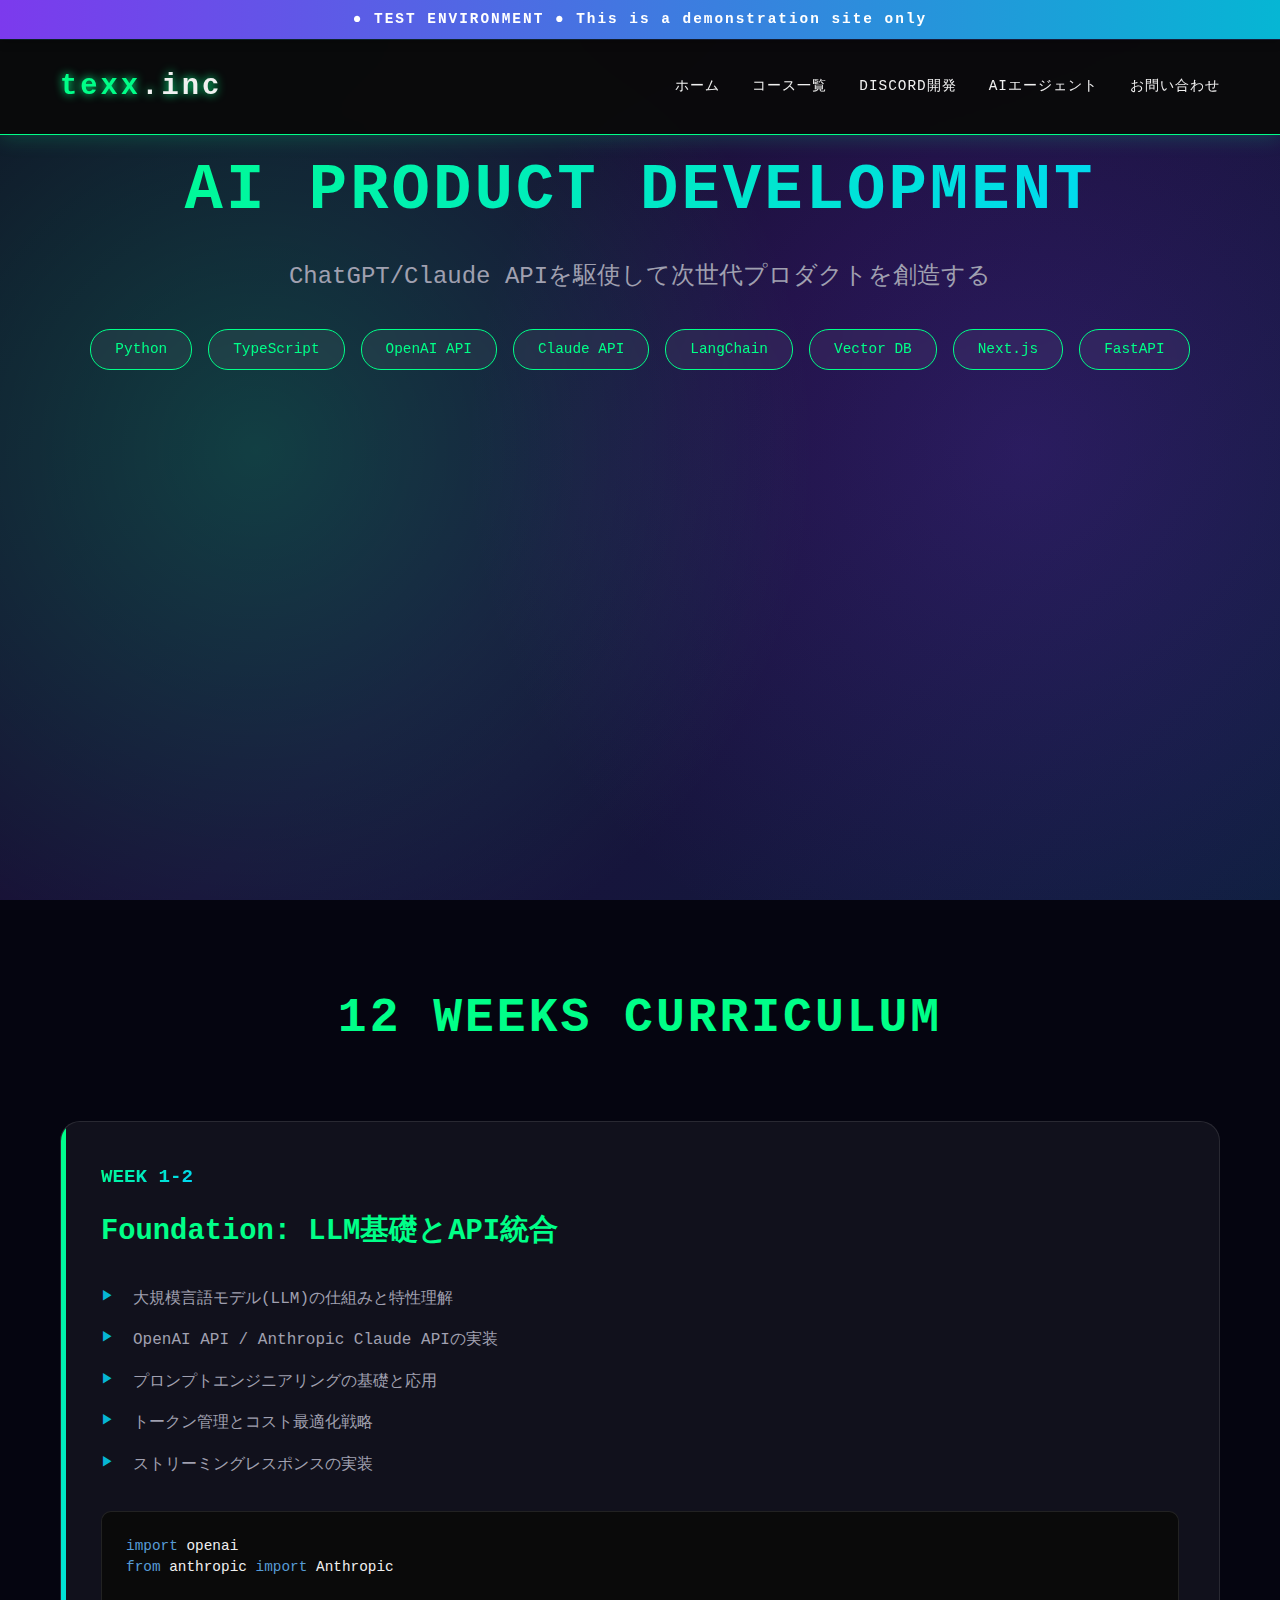
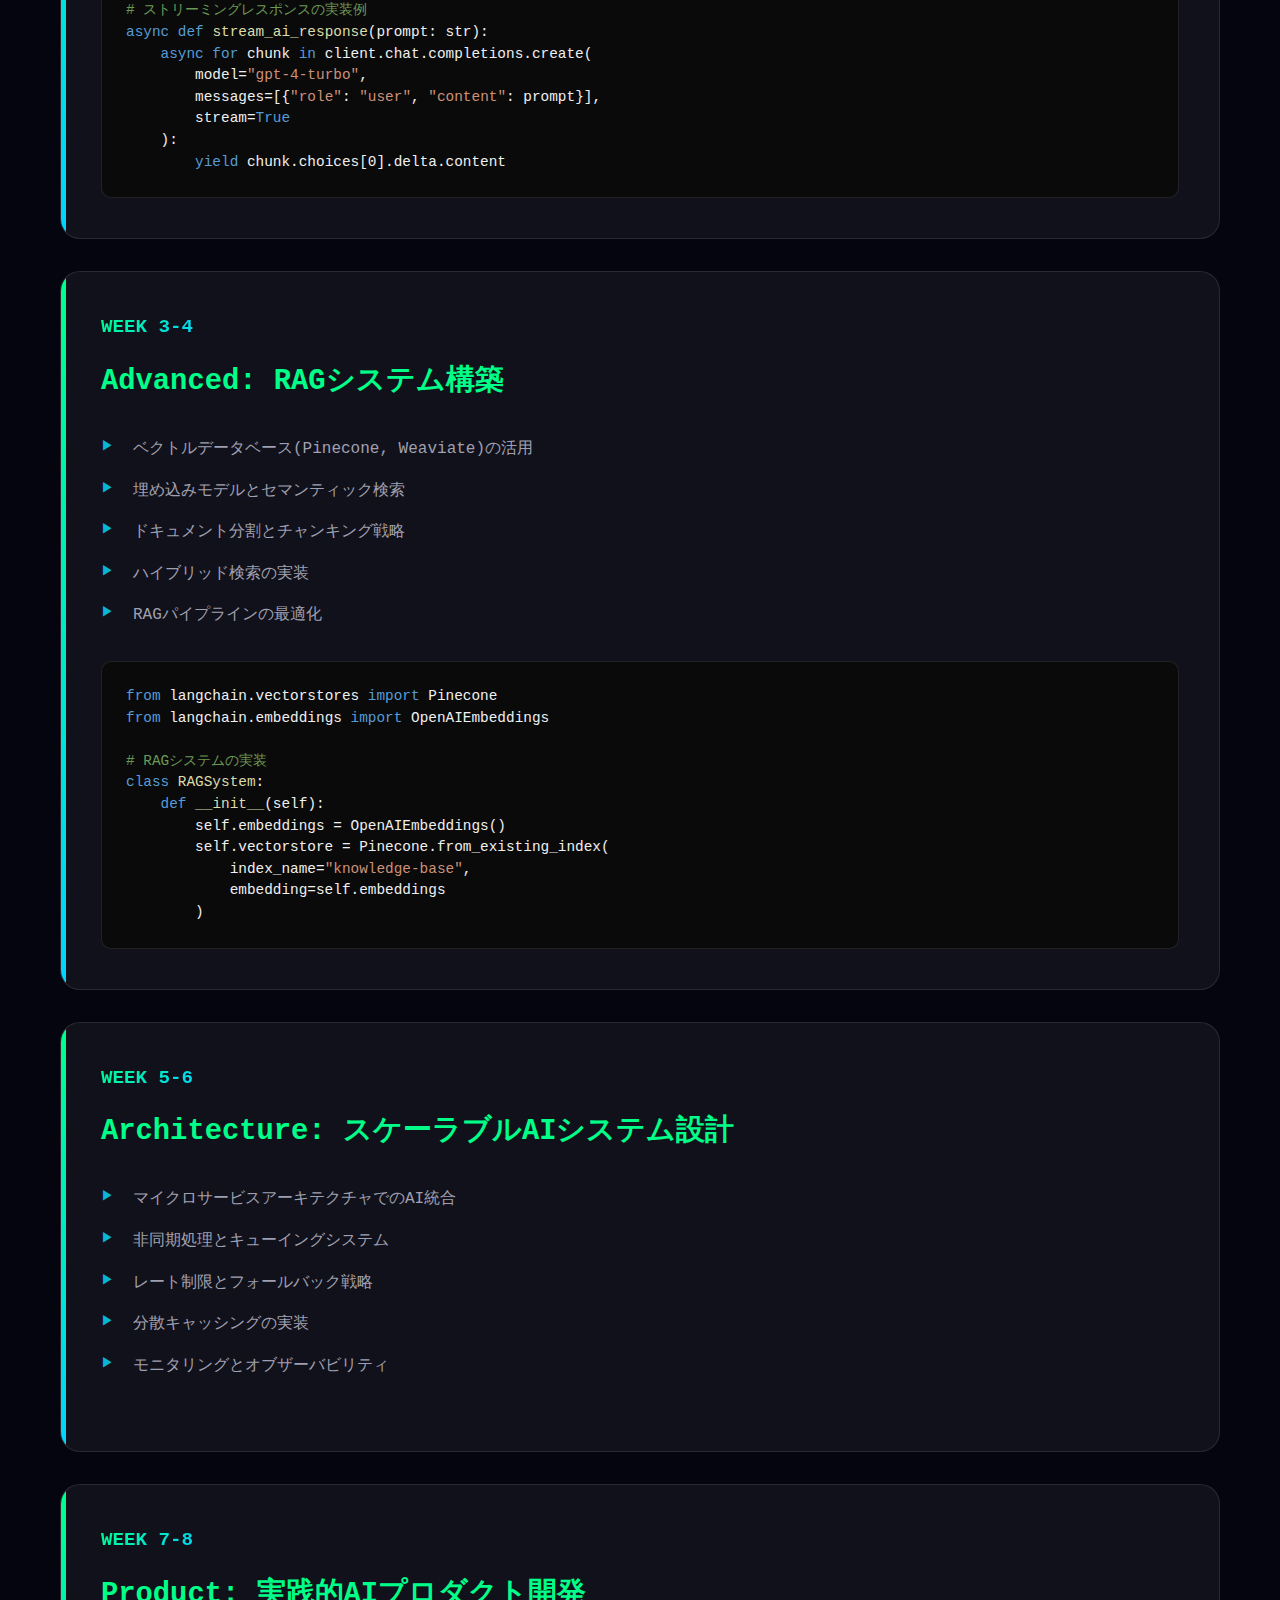
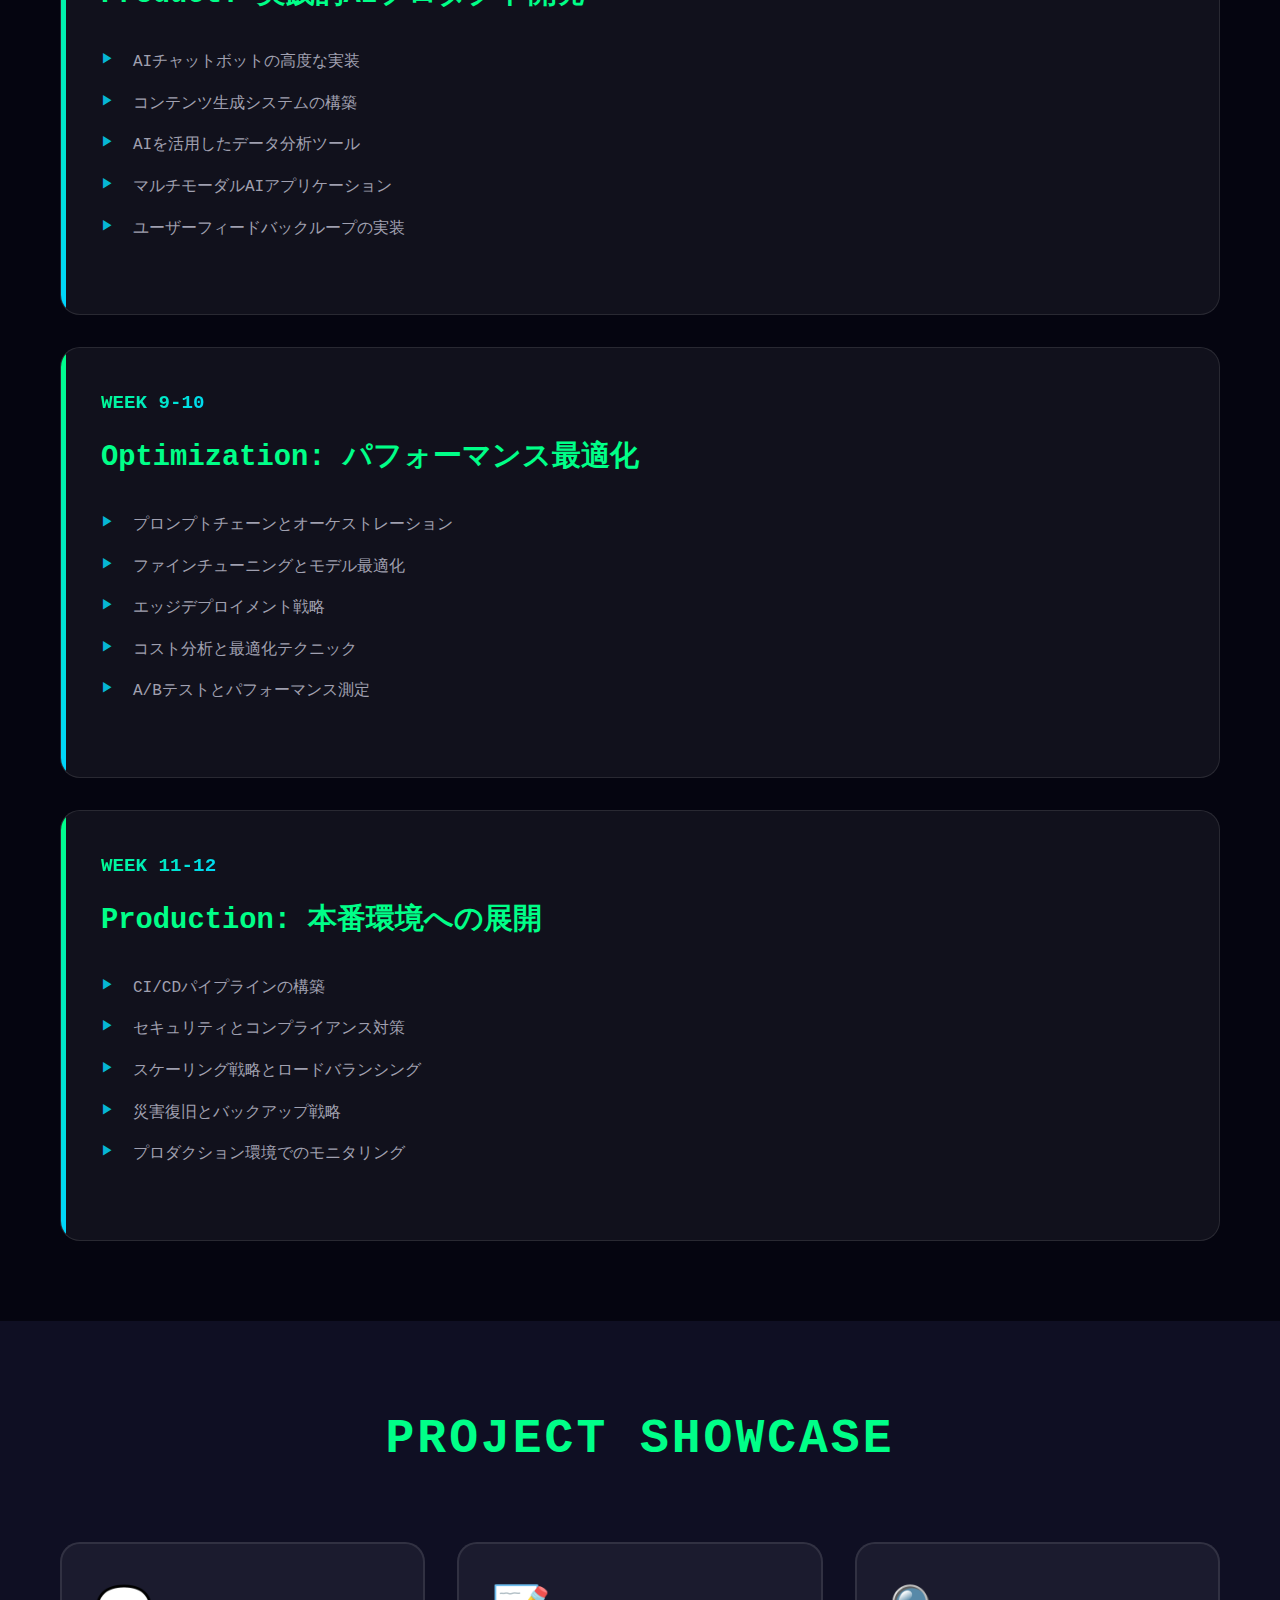
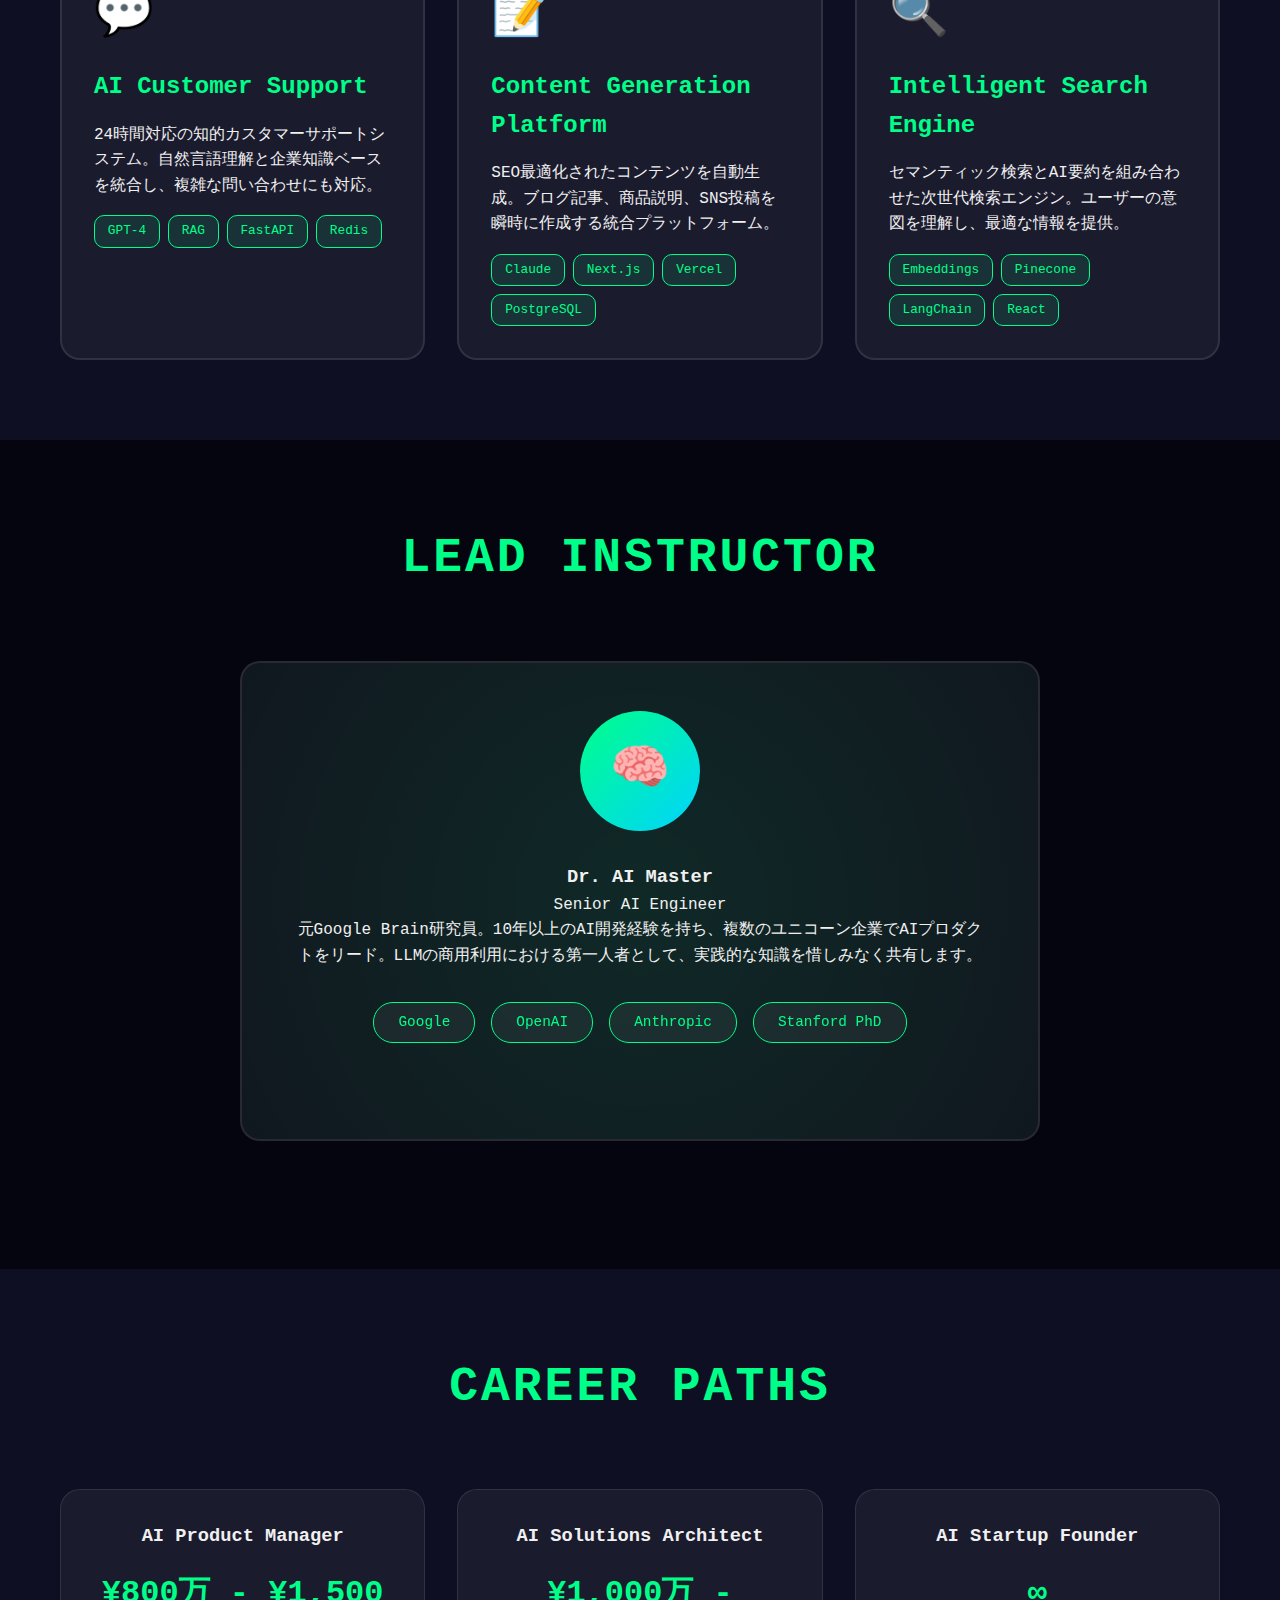
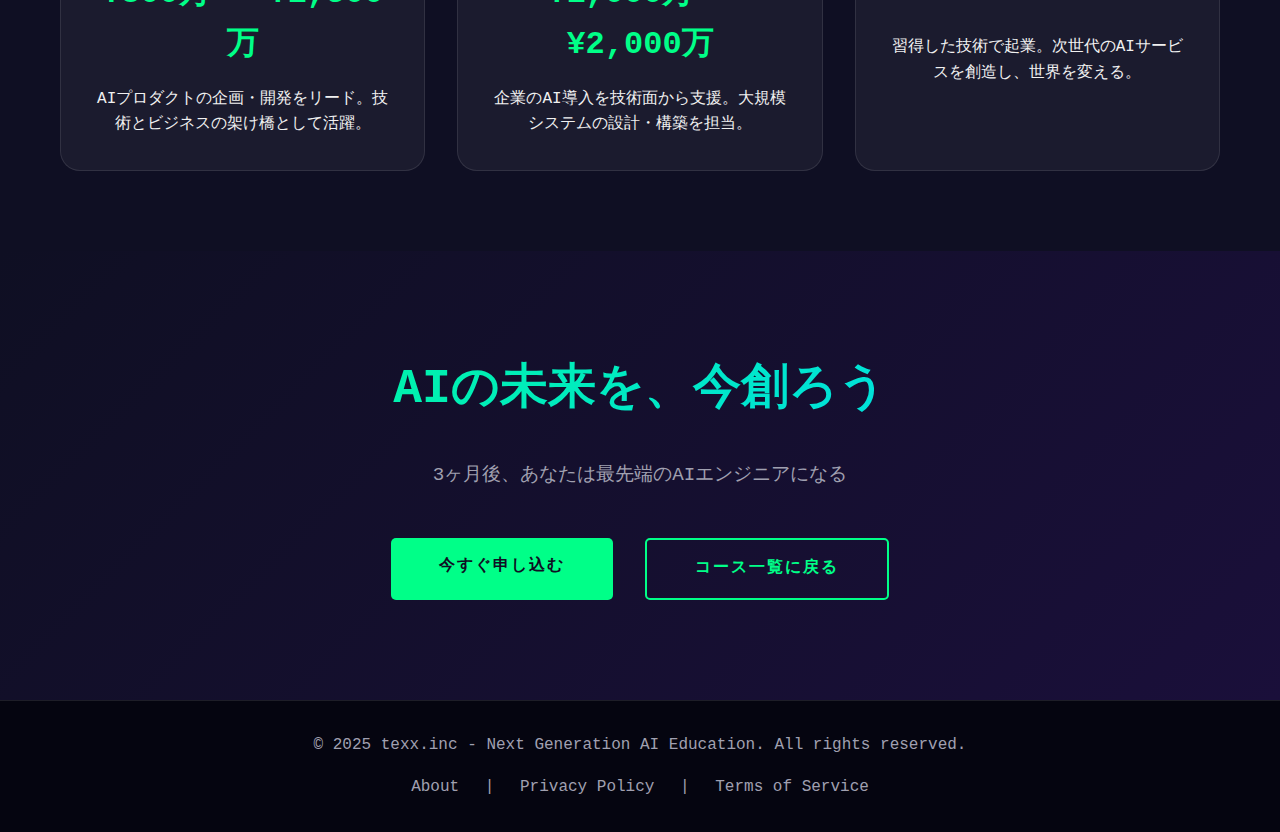
<file: course-ai-product.html>
<!DOCTYPE html>
<html lang="ja">
<head>
    <meta charset="UTF-8">
    <meta name="viewport" content="width=device-width, initial-scale=1.0">
    <title>生成AIプロダクト開発コース - texx.inc</title>
    <link rel="stylesheet" href="style.css">
    <style>
        .course-hero {
            min-height: 100vh;
            padding-top: 140px;
            background: linear-gradient(135deg, #0f0f23 0%, #1a0f3a 50%, #0f1f3f 100%);
            position: relative;
            overflow: hidden;
        }
        .course-hero::before {
            content: '';
            position: absolute;
            top: 0;
            left: 0;
            right: 0;
            bottom: 0;
            background: 
                radial-gradient(circle at 20% 50%, rgba(0, 255, 136, 0.2) 0%, transparent 50%),
                radial-gradient(circle at 80% 50%, rgba(124, 58, 237, 0.2) 0%, transparent 50%);
            animation: pulse 4s ease-in-out infinite;
        }
        .course-content {
            position: relative;
            z-index: 1;
            max-width: 1200px;
            margin: 0 auto;
            padding: 0 20px;
        }
        .course-header {
            text-align: center;
            margin-bottom: 4rem;
        }
        .course-title {
            font-size: 4rem;
            margin-bottom: 1rem;
            background: var(--gradient-2);
            -webkit-background-clip: text;
            -webkit-text-fill-color: transparent;
            text-transform: uppercase;
            letter-spacing: 3px;
        }
        .course-subtitle {
            font-size: 1.5rem;
            color: var(--text-dim);
            margin-bottom: 2rem;
        }
        .tech-stack {
            display: flex;
            gap: 1rem;
            justify-content: center;
            flex-wrap: wrap;
            margin-bottom: 3rem;
        }
        .tech-badge {
            background: var(--glass-bg);
            border: 1px solid var(--primary-color);
            padding: 0.5rem 1.5rem;
            border-radius: 20px;
            font-size: 0.9rem;
            color: var(--primary-color);
            backdrop-filter: blur(10px);
            transition: all 0.3s;
        }
        .tech-badge:hover {
            background: var(--primary-color);
            color: var(--bg-dark);
            transform: translateY(-2px);
            box-shadow: 0 5px 15px rgba(0, 255, 136, 0.3);
        }
        .curriculum-section {
            background: var(--bg-darker);
            padding: 80px 0;
        }
        .week-grid {
            display: grid;
            gap: 2rem;
            margin-top: 3rem;
        }
        .week-card {
            background: var(--glass-bg);
            border: 1px solid var(--border-color);
            border-radius: 20px;
            padding: 2.5rem;
            position: relative;
            overflow: hidden;
            transition: all 0.3s;
        }
        .week-card::before {
            content: '';
            position: absolute;
            top: 0;
            left: 0;
            width: 5px;
            height: 100%;
            background: var(--gradient-2);
            transition: width 0.3s;
        }
        .week-card:hover {
            transform: translateX(10px);
            border-color: var(--primary-color);
            box-shadow: 0 10px 30px rgba(0, 255, 136, 0.2);
        }
        .week-card:hover::before {
            width: 10px;
        }
        .week-number {
            display: inline-block;
            background: var(--gradient-2);
            -webkit-background-clip: text;
            -webkit-text-fill-color: transparent;
            font-size: 1.2rem;
            font-weight: bold;
            margin-bottom: 1rem;
        }
        .week-title {
            font-size: 1.8rem;
            color: var(--primary-color);
            margin-bottom: 1rem;
        }
        .topic-list {
            list-style: none;
            margin: 1.5rem 0;
        }
        .topic-list li {
            padding: 0.5rem 0;
            padding-left: 2rem;
            position: relative;
            color: var(--text-dim);
        }
        .topic-list li::before {
            content: "▶";
            position: absolute;
            left: 0;
            color: var(--accent-color);
            font-size: 0.8rem;
        }
        .project-showcase {
            background: var(--bg-dark);
            padding: 80px 0;
        }
        .project-grid {
            display: grid;
            grid-template-columns: repeat(auto-fit, minmax(350px, 1fr));
            gap: 2rem;
            margin-top: 3rem;
        }
        .project-card {
            background: var(--glass-bg);
            border: 2px solid var(--border-color);
            border-radius: 20px;
            padding: 2rem;
            position: relative;
            overflow: hidden;
            transition: all 0.4s cubic-bezier(0.175, 0.885, 0.32, 1.275);
        }
        .project-card:hover {
            transform: translateY(-10px) scale(1.02);
            border-color: var(--primary-color);
            box-shadow: 0 20px 40px rgba(0, 255, 136, 0.3);
        }
        .project-icon {
            font-size: 3rem;
            margin-bottom: 1rem;
        }
        .project-name {
            font-size: 1.5rem;
            color: var(--primary-color);
            margin-bottom: 1rem;
        }
        .project-tech {
            display: flex;
            gap: 0.5rem;
            flex-wrap: wrap;
            margin-top: 1rem;
        }
        .tech-tag {
            background: rgba(0, 255, 136, 0.1);
            border: 1px solid var(--primary-color);
            padding: 0.3rem 0.8rem;
            border-radius: 10px;
            font-size: 0.8rem;
            color: var(--primary-color);
        }
        .code-preview {
            background: #0a0a0a;
            border: 1px solid var(--border-color);
            border-radius: 10px;
            padding: 1.5rem;
            margin-top: 1.5rem;
            overflow-x: auto;
        }
        .code-preview pre {
            margin: 0;
            color: #f0f0f0;
            font-family: 'Courier New', monospace;
            font-size: 0.9rem;
            line-height: 1.5;
        }
        .code-preview .comment {
            color: #6a9955;
        }
        .code-preview .keyword {
            color: #569cd6;
        }
        .code-preview .string {
            color: #ce9178;
        }
        .code-preview .function {
            color: #dcdcaa;
        }
        .instructor-section {
            background: var(--bg-darker);
            padding: 80px 0;
        }
        .instructor-card {
            background: var(--glass-bg);
            border: 2px solid var(--border-color);
            border-radius: 20px;
            padding: 3rem;
            max-width: 800px;
            margin: 3rem auto;
            text-align: center;
            position: relative;
            overflow: hidden;
        }
        .instructor-card::before {
            content: '';
            position: absolute;
            top: -50%;
            left: -50%;
            width: 200%;
            height: 200%;
            background: radial-gradient(circle, rgba(0, 255, 136, 0.1) 0%, transparent 70%);
            animation: rotate 10s linear infinite;
        }
        @keyframes rotate {
            from { transform: rotate(0deg); }
            to { transform: rotate(360deg); }
        }
        .instructor-info {
            position: relative;
            z-index: 1;
        }
        .instructor-avatar {
            width: 120px;
            height: 120px;
            background: var(--gradient-2);
            border-radius: 50%;
            margin: 0 auto 2rem;
            display: flex;
            align-items: center;
            justify-content: center;
            font-size: 3rem;
        }
        .career-section {
            background: var(--bg-dark);
            padding: 80px 0;
        }
        .career-paths {
            display: grid;
            grid-template-columns: repeat(auto-fit, minmax(300px, 1fr));
            gap: 2rem;
            margin-top: 3rem;
        }
        .career-card {
            background: var(--glass-bg);
            border: 1px solid var(--border-color);
            border-radius: 20px;
            padding: 2rem;
            text-align: center;
            transition: all 0.3s;
            position: relative;
            overflow: hidden;
        }
        .career-card:hover {
            transform: translateY(-5px);
            border-color: var(--primary-color);
            box-shadow: 0 15px 30px rgba(0, 255, 136, 0.2);
        }
        .salary-range {
            font-size: 2rem;
            color: var(--primary-color);
            font-weight: bold;
            margin: 1rem 0;
        }
        .cta-section {
            background: linear-gradient(135deg, #0f0f23 0%, #1a0f3a 100%);
            padding: 100px 0;
            text-align: center;
        }
        .cta-content h2 {
            font-size: 3rem;
            margin-bottom: 2rem;
            background: var(--gradient-2);
            -webkit-background-clip: text;
            -webkit-text-fill-color: transparent;
        }
        .cta-buttons {
            display: flex;
            gap: 2rem;
            justify-content: center;
            flex-wrap: wrap;
        }
        .cta-button-primary {
            background: var(--primary-color);
            color: var(--bg-dark);
            padding: 1rem 3rem;
            text-decoration: none;
            font-weight: bold;
            text-transform: uppercase;
            letter-spacing: 2px;
            border-radius: 5px;
            transition: all 0.3s;
            display: inline-block;
        }
        .cta-button-primary:hover {
            transform: translateY(-3px);
            box-shadow: 0 10px 30px rgba(0, 255, 136, 0.4);
        }
        .cta-button-secondary {
            background: transparent;
            color: var(--primary-color);
            padding: 1rem 3rem;
            text-decoration: none;
            font-weight: bold;
            text-transform: uppercase;
            letter-spacing: 2px;
            border: 2px solid var(--primary-color);
            border-radius: 5px;
            transition: all 0.3s;
            display: inline-block;
        }
        .cta-button-secondary:hover {
            background: var(--primary-color);
            color: var(--bg-dark);
            transform: translateY(-3px);
            box-shadow: 0 10px 30px rgba(0, 255, 136, 0.4);
        }
        @media (max-width: 768px) {
            .course-title {
                font-size: 2.5rem;
            }
            .week-title {
                font-size: 1.4rem;
            }
            .project-grid {
                grid-template-columns: 1fr;
            }
        }
    </style>
</head>
<body>
    <div class="test-banner">
        <div class="test-banner-content">
            <span class="blink">●</span> TEST ENVIRONMENT <span class="blink">●</span> This is a demonstration site only
        </div>
    </div>
    <header>
        <nav>
            <div class="container">
                <div class="nav-wrapper">
                    <div class="logo"><span class="logo-accent">texx</span>.inc</div>
                    <ul class="nav-menu">
                        <li><a href="index.html">ホーム</a></li>
                        <li><a href="index.html#courses">コース一覧</a></li>
                        <li><a href="course-discord.html">Discord開発</a></li>
                        <li><a href="course-ai-agent.html">AIエージェント</a></li>
                        <li><a href="index.html#contact">お問い合わせ</a></li>
                    </ul>
                    <div class="hamburger">
                        <span></span>
                        <span></span>
                        <span></span>
                    </div>
                </div>
            </div>
        </nav>
    </header>

    <section class="course-hero">
        <div class="course-content">
            <div class="course-header">
                <h1 class="course-title glitch" data-text="AI PRODUCT DEVELOPMENT">AI PRODUCT DEVELOPMENT</h1>
                <p class="course-subtitle">ChatGPT/Claude APIを駆使して次世代プロダクトを創造する</p>
                <div class="tech-stack">
                    <span class="tech-badge">Python</span>
                    <span class="tech-badge">TypeScript</span>
                    <span class="tech-badge">OpenAI API</span>
                    <span class="tech-badge">Claude API</span>
                    <span class="tech-badge">LangChain</span>
                    <span class="tech-badge">Vector DB</span>
                    <span class="tech-badge">Next.js</span>
                    <span class="tech-badge">FastAPI</span>
                </div>
            </div>
        </div>
    </section>

    <section class="curriculum-section">
        <div class="container">
            <h2 class="section-title glitch" data-text="12 WEEKS CURRICULUM">12 WEEKS CURRICULUM</h2>
            <div class="week-grid">
                <div class="week-card">
                    <span class="week-number">WEEK 1-2</span>
                    <h3 class="week-title">Foundation: LLM基礎とAPI統合</h3>
                    <ul class="topic-list">
                        <li>大規模言語モデル(LLM)の仕組みと特性理解</li>
                        <li>OpenAI API / Anthropic Claude APIの実装</li>
                        <li>プロンプトエンジニアリングの基礎と応用</li>
                        <li>トークン管理とコスト最適化戦略</li>
                        <li>ストリーミングレスポンスの実装</li>
                    </ul>
                    <div class="code-preview">
                        <pre><span class="keyword">import</span> openai
<span class="keyword">from</span> anthropic <span class="keyword">import</span> Anthropic

<span class="comment"># ストリーミングレスポンスの実装例</span>
<span class="keyword">async def</span> <span class="function">stream_ai_response</span>(prompt: str):
    <span class="keyword">async for</span> chunk <span class="keyword">in</span> client.chat.completions.create(
        model=<span class="string">"gpt-4-turbo"</span>,
        messages=[{<span class="string">"role"</span>: <span class="string">"user"</span>, <span class="string">"content"</span>: prompt}],
        stream=<span class="keyword">True</span>
    ):
        <span class="keyword">yield</span> chunk.choices[0].delta.content</pre>
                    </div>
                </div>

                <div class="week-card">
                    <span class="week-number">WEEK 3-4</span>
                    <h3 class="week-title">Advanced: RAGシステム構築</h3>
                    <ul class="topic-list">
                        <li>ベクトルデータベース(Pinecone, Weaviate)の活用</li>
                        <li>埋め込みモデルとセマンティック検索</li>
                        <li>ドキュメント分割とチャンキング戦略</li>
                        <li>ハイブリッド検索の実装</li>
                        <li>RAGパイプラインの最適化</li>
                    </ul>
                    <div class="code-preview">
                        <pre><span class="keyword">from</span> langchain.vectorstores <span class="keyword">import</span> Pinecone
<span class="keyword">from</span> langchain.embeddings <span class="keyword">import</span> OpenAIEmbeddings

<span class="comment"># RAGシステムの実装</span>
<span class="keyword">class</span> <span class="function">RAGSystem</span>:
    <span class="keyword">def</span> <span class="function">__init__</span>(self):
        self.embeddings = OpenAIEmbeddings()
        self.vectorstore = Pinecone.from_existing_index(
            index_name=<span class="string">"knowledge-base"</span>,
            embedding=self.embeddings
        )</pre>
                    </div>
                </div>

                <div class="week-card">
                    <span class="week-number">WEEK 5-6</span>
                    <h3 class="week-title">Architecture: スケーラブルAIシステム設計</h3>
                    <ul class="topic-list">
                        <li>マイクロサービスアーキテクチャでのAI統合</li>
                        <li>非同期処理とキューイングシステム</li>
                        <li>レート制限とフォールバック戦略</li>
                        <li>分散キャッシングの実装</li>
                        <li>モニタリングとオブザーバビリティ</li>
                    </ul>
                </div>

                <div class="week-card">
                    <span class="week-number">WEEK 7-8</span>
                    <h3 class="week-title">Product: 実践的AIプロダクト開発</h3>
                    <ul class="topic-list">
                        <li>AIチャットボットの高度な実装</li>
                        <li>コンテンツ生成システムの構築</li>
                        <li>AIを活用したデータ分析ツール</li>
                        <li>マルチモーダルAIアプリケーション</li>
                        <li>ユーザーフィードバックループの実装</li>
                    </ul>
                </div>

                <div class="week-card">
                    <span class="week-number">WEEK 9-10</span>
                    <h3 class="week-title">Optimization: パフォーマンス最適化</h3>
                    <ul class="topic-list">
                        <li>プロンプトチェーンとオーケストレーション</li>
                        <li>ファインチューニングとモデル最適化</li>
                        <li>エッジデプロイメント戦略</li>
                        <li>コスト分析と最適化テクニック</li>
                        <li>A/Bテストとパフォーマンス測定</li>
                    </ul>
                </div>

                <div class="week-card">
                    <span class="week-number">WEEK 11-12</span>
                    <h3 class="week-title">Production: 本番環境への展開</h3>
                    <ul class="topic-list">
                        <li>CI/CDパイプラインの構築</li>
                        <li>セキュリティとコンプライアンス対策</li>
                        <li>スケーリング戦略とロードバランシング</li>
                        <li>災害復旧とバックアップ戦略</li>
                        <li>プロダクション環境でのモニタリング</li>
                    </ul>
                </div>
            </div>
        </div>
    </section>

    <section class="project-showcase">
        <div class="container">
            <h2 class="section-title glitch" data-text="PROJECT SHOWCASE">PROJECT SHOWCASE</h2>
            <div class="project-grid">
                <div class="project-card">
                    <div class="project-icon">💬</div>
                    <h3 class="project-name">AI Customer Support</h3>
                    <p>24時間対応の知的カスタマーサポートシステム。自然言語理解と企業知識ベースを統合し、複雑な問い合わせにも対応。</p>
                    <div class="project-tech">
                        <span class="tech-tag">GPT-4</span>
                        <span class="tech-tag">RAG</span>
                        <span class="tech-tag">FastAPI</span>
                        <span class="tech-tag">Redis</span>
                    </div>
                </div>

                <div class="project-card">
                    <div class="project-icon">📝</div>
                    <h3 class="project-name">Content Generation Platform</h3>
                    <p>SEO最適化されたコンテンツを自動生成。ブログ記事、商品説明、SNS投稿を瞬時に作成する統合プラットフォーム。</p>
                    <div class="project-tech">
                        <span class="tech-tag">Claude</span>
                        <span class="tech-tag">Next.js</span>
                        <span class="tech-tag">Vercel</span>
                        <span class="tech-tag">PostgreSQL</span>
                    </div>
                </div>

                <div class="project-card">
                    <div class="project-icon">🔍</div>
                    <h3 class="project-name">Intelligent Search Engine</h3>
                    <p>セマンティック検索とAI要約を組み合わせた次世代検索エンジン。ユーザーの意図を理解し、最適な情報を提供。</p>
                    <div class="project-tech">
                        <span class="tech-tag">Embeddings</span>
                        <span class="tech-tag">Pinecone</span>
                        <span class="tech-tag">LangChain</span>
                        <span class="tech-tag">React</span>
                    </div>
                </div>
            </div>
        </div>
    </section>

    <section class="instructor-section">
        <div class="container">
            <h2 class="section-title glitch" data-text="LEAD INSTRUCTOR">LEAD INSTRUCTOR</h2>
            <div class="instructor-card">
                <div class="instructor-info">
                    <div class="instructor-avatar">🧠</div>
                    <h3>Dr. AI Master</h3>
                    <p class="instructor-title">Senior AI Engineer</p>
                    <p>元Google Brain研究員。10年以上のAI開発経験を持ち、複数のユニコーン企業でAIプロダクトをリード。LLMの商用利用における第一人者として、実践的な知識を惜しみなく共有します。</p>
                    <div class="tech-stack" style="margin-top: 2rem;">
                        <span class="tech-badge">Google</span>
                        <span class="tech-badge">OpenAI</span>
                        <span class="tech-badge">Anthropic</span>
                        <span class="tech-badge">Stanford PhD</span>
                    </div>
                </div>
            </div>
        </div>
    </section>

    <section class="career-section">
        <div class="container">
            <h2 class="section-title glitch" data-text="CAREER PATHS">CAREER PATHS</h2>
            <div class="career-paths">
                <div class="career-card">
                    <h3>AI Product Manager</h3>
                    <p class="salary-range">¥800万 - ¥1,500万</p>
                    <p>AIプロダクトの企画・開発をリード。技術とビジネスの架け橋として活躍。</p>
                </div>
                <div class="career-card">
                    <h3>AI Solutions Architect</h3>
                    <p class="salary-range">¥1,000万 - ¥2,000万</p>
                    <p>企業のAI導入を技術面から支援。大規模システムの設計・構築を担当。</p>
                </div>
                <div class="career-card">
                    <h3>AI Startup Founder</h3>
                    <p class="salary-range">∞</p>
                    <p>習得した技術で起業。次世代のAIサービスを創造し、世界を変える。</p>
                </div>
            </div>
        </div>
    </section>

    <section class="cta-section">
        <div class="cta-content">
            <h2>AIの未来を、今創ろう</h2>
            <p style="font-size: 1.2rem; color: var(--text-dim); margin-bottom: 3rem;">3ヶ月後、あなたは最先端のAIエンジニアになる</p>
            <div class="cta-buttons">
                <a href="index.html#contact" class="cta-button-primary">今すぐ申し込む</a>
                <a href="index.html" class="cta-button-secondary">コース一覧に戻る</a>
            </div>
        </div>
    </section>

    <footer>
        <div class="container">
            <p>&copy; 2025 texx.inc - Next Generation AI Education. All rights reserved.</p>
            <p class="footer-links">
                <a href="about.html">About</a> | 
                <a href="privacy.html">Privacy Policy</a> | 
                <a href="terms.html">Terms of Service</a>
            </p>
        </div>
    </footer>

    <script src="script.js"></script>
</body>
</html>
</file>
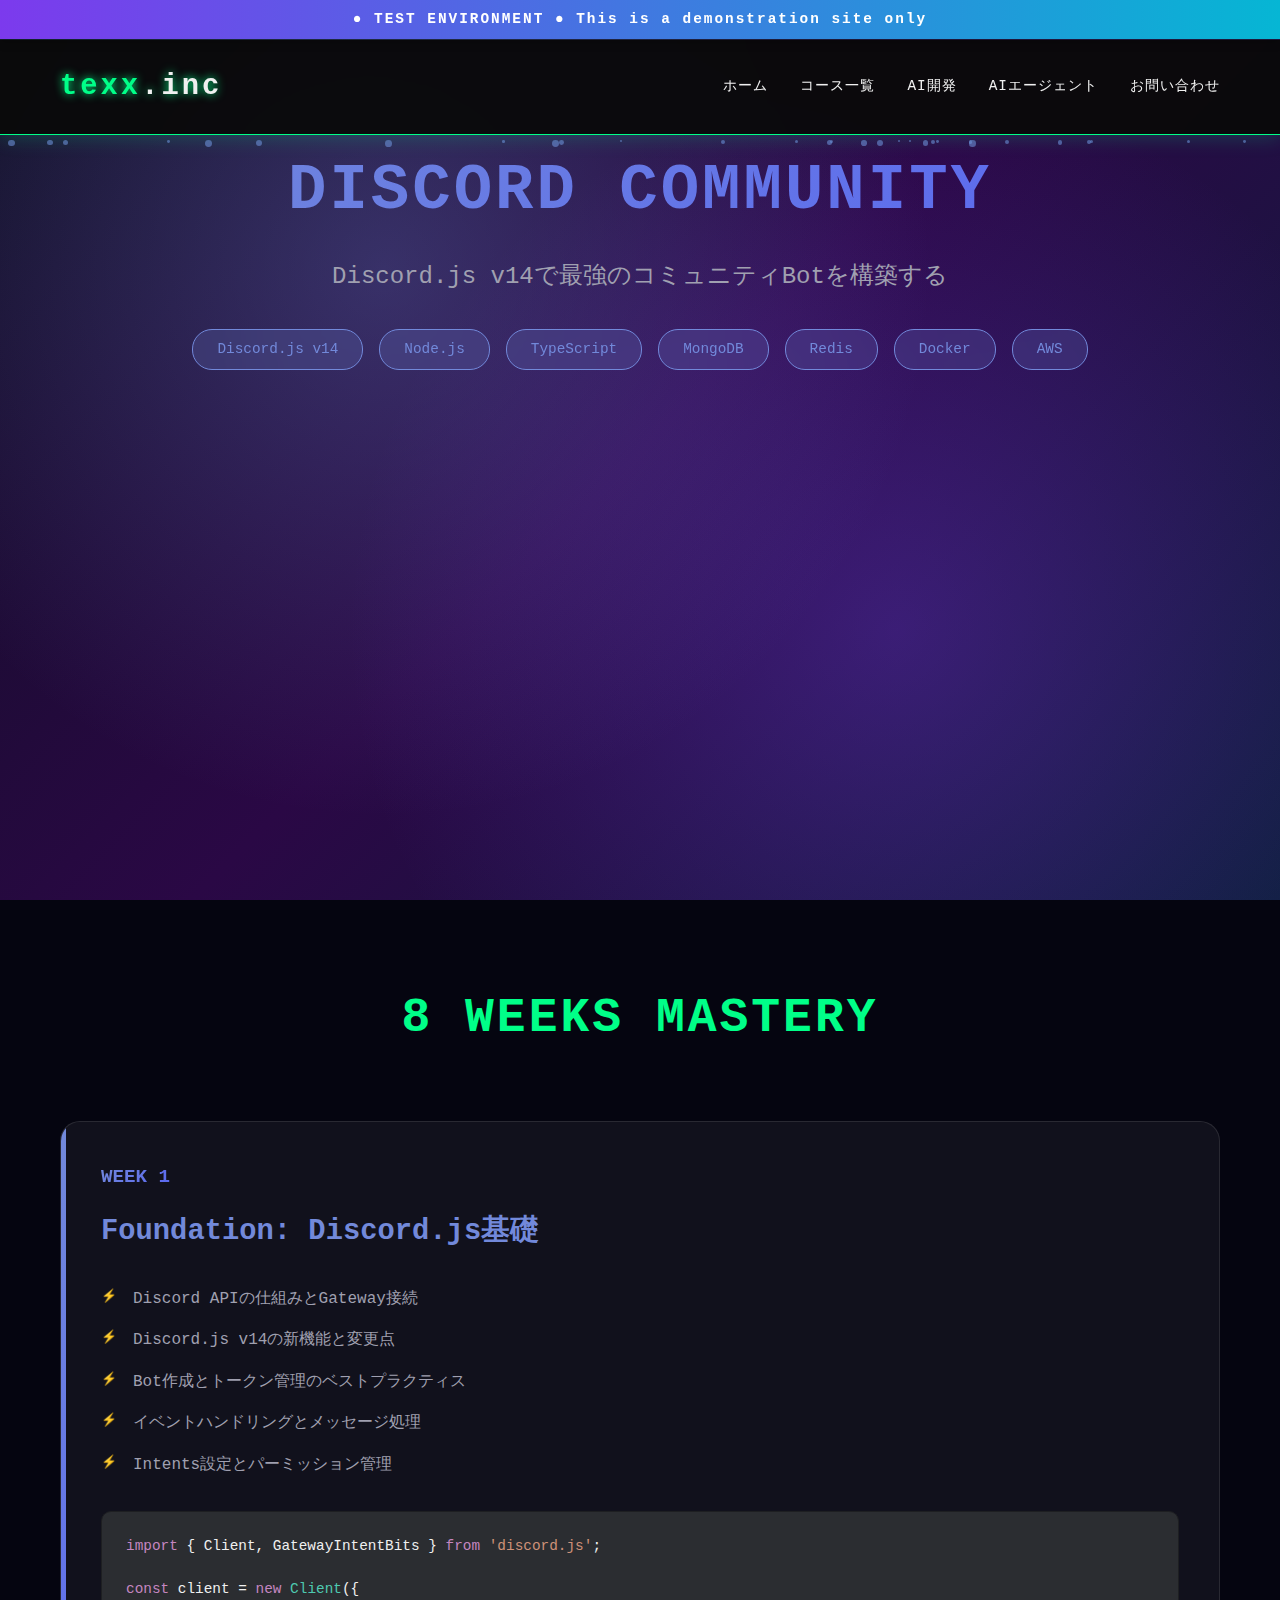
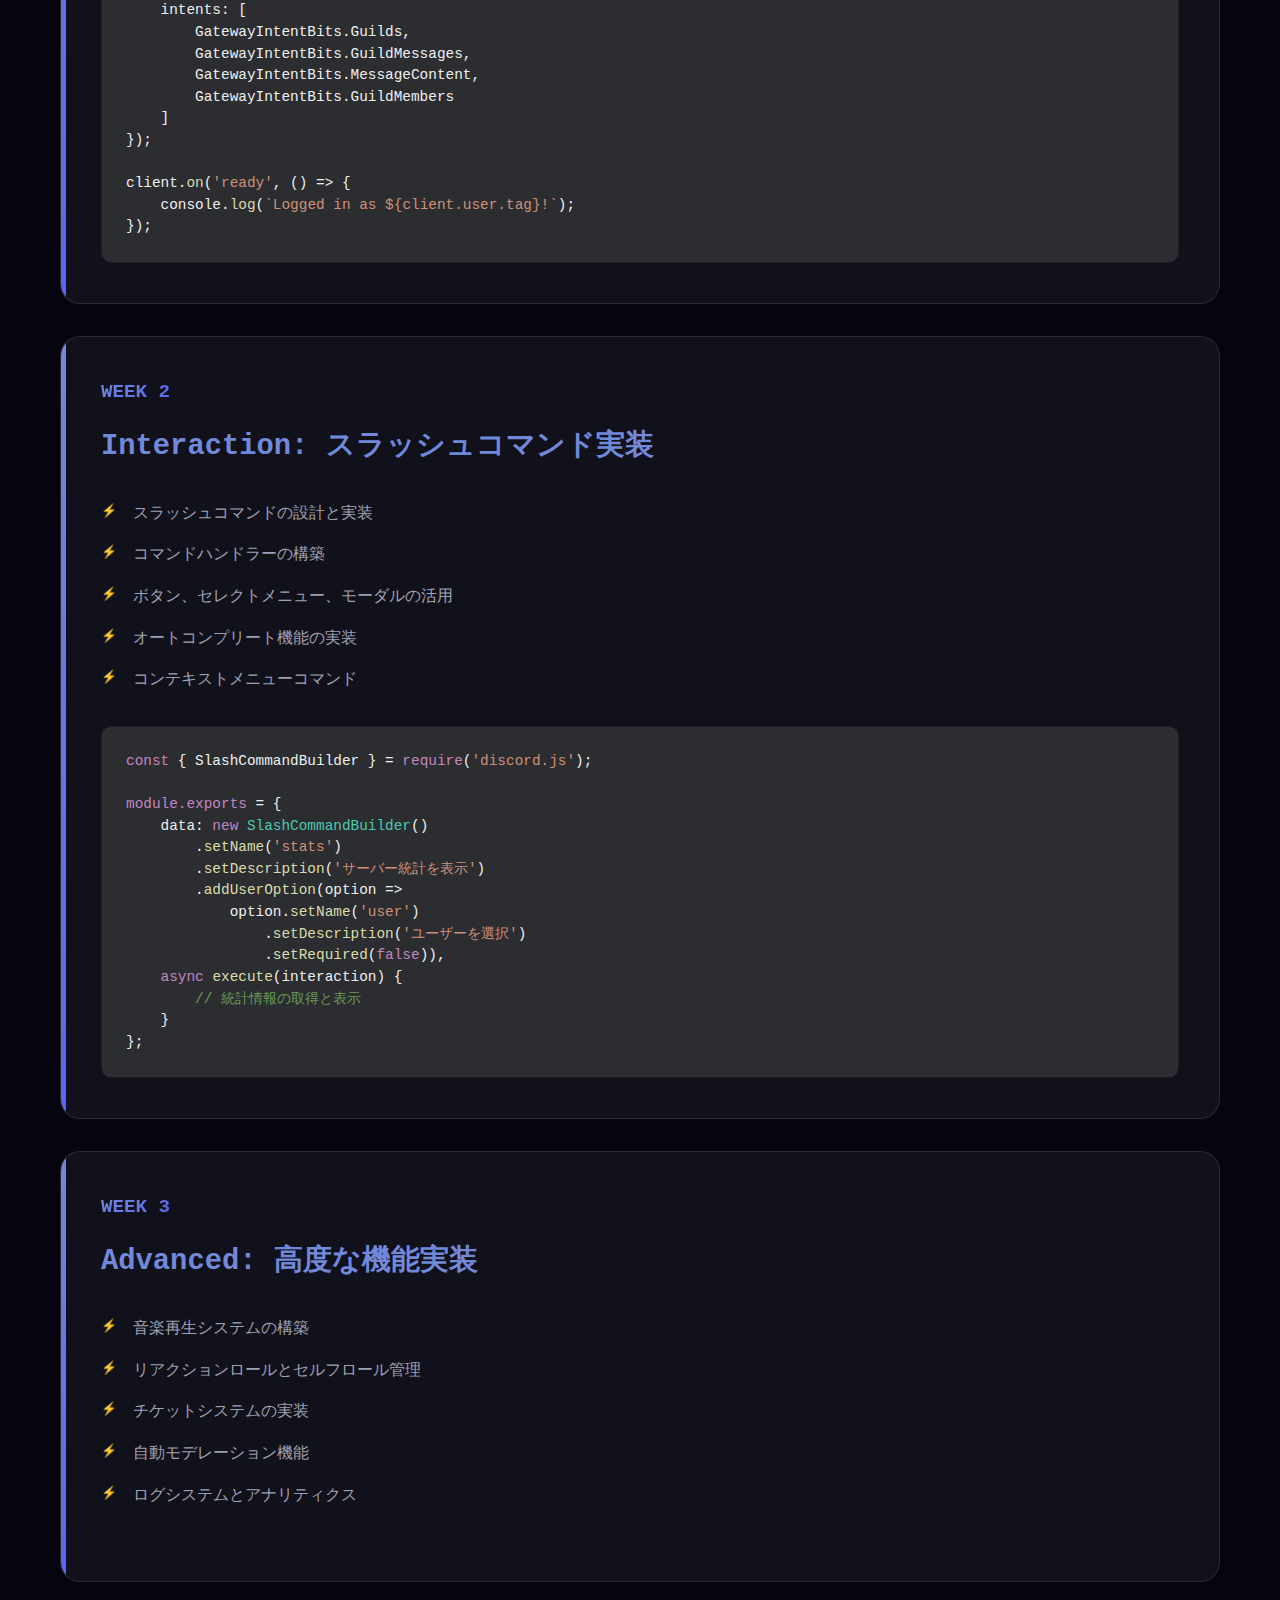
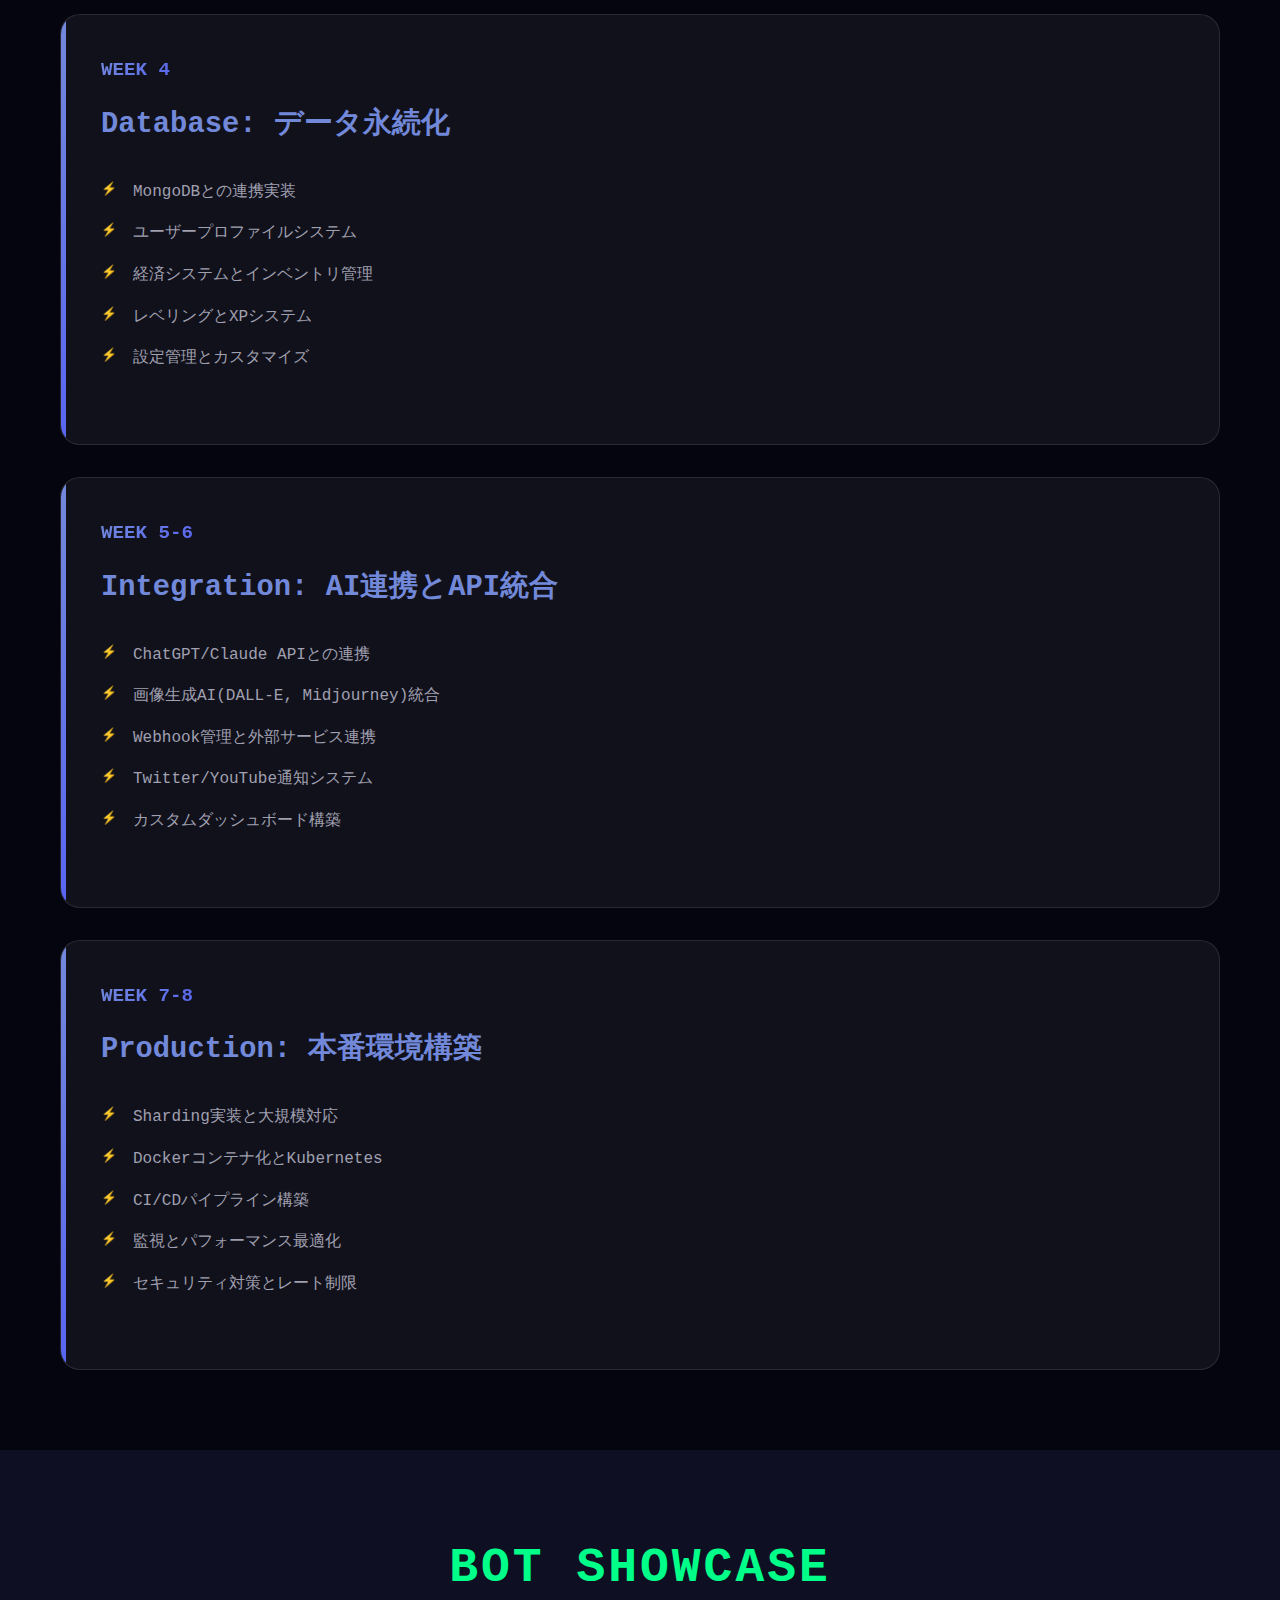
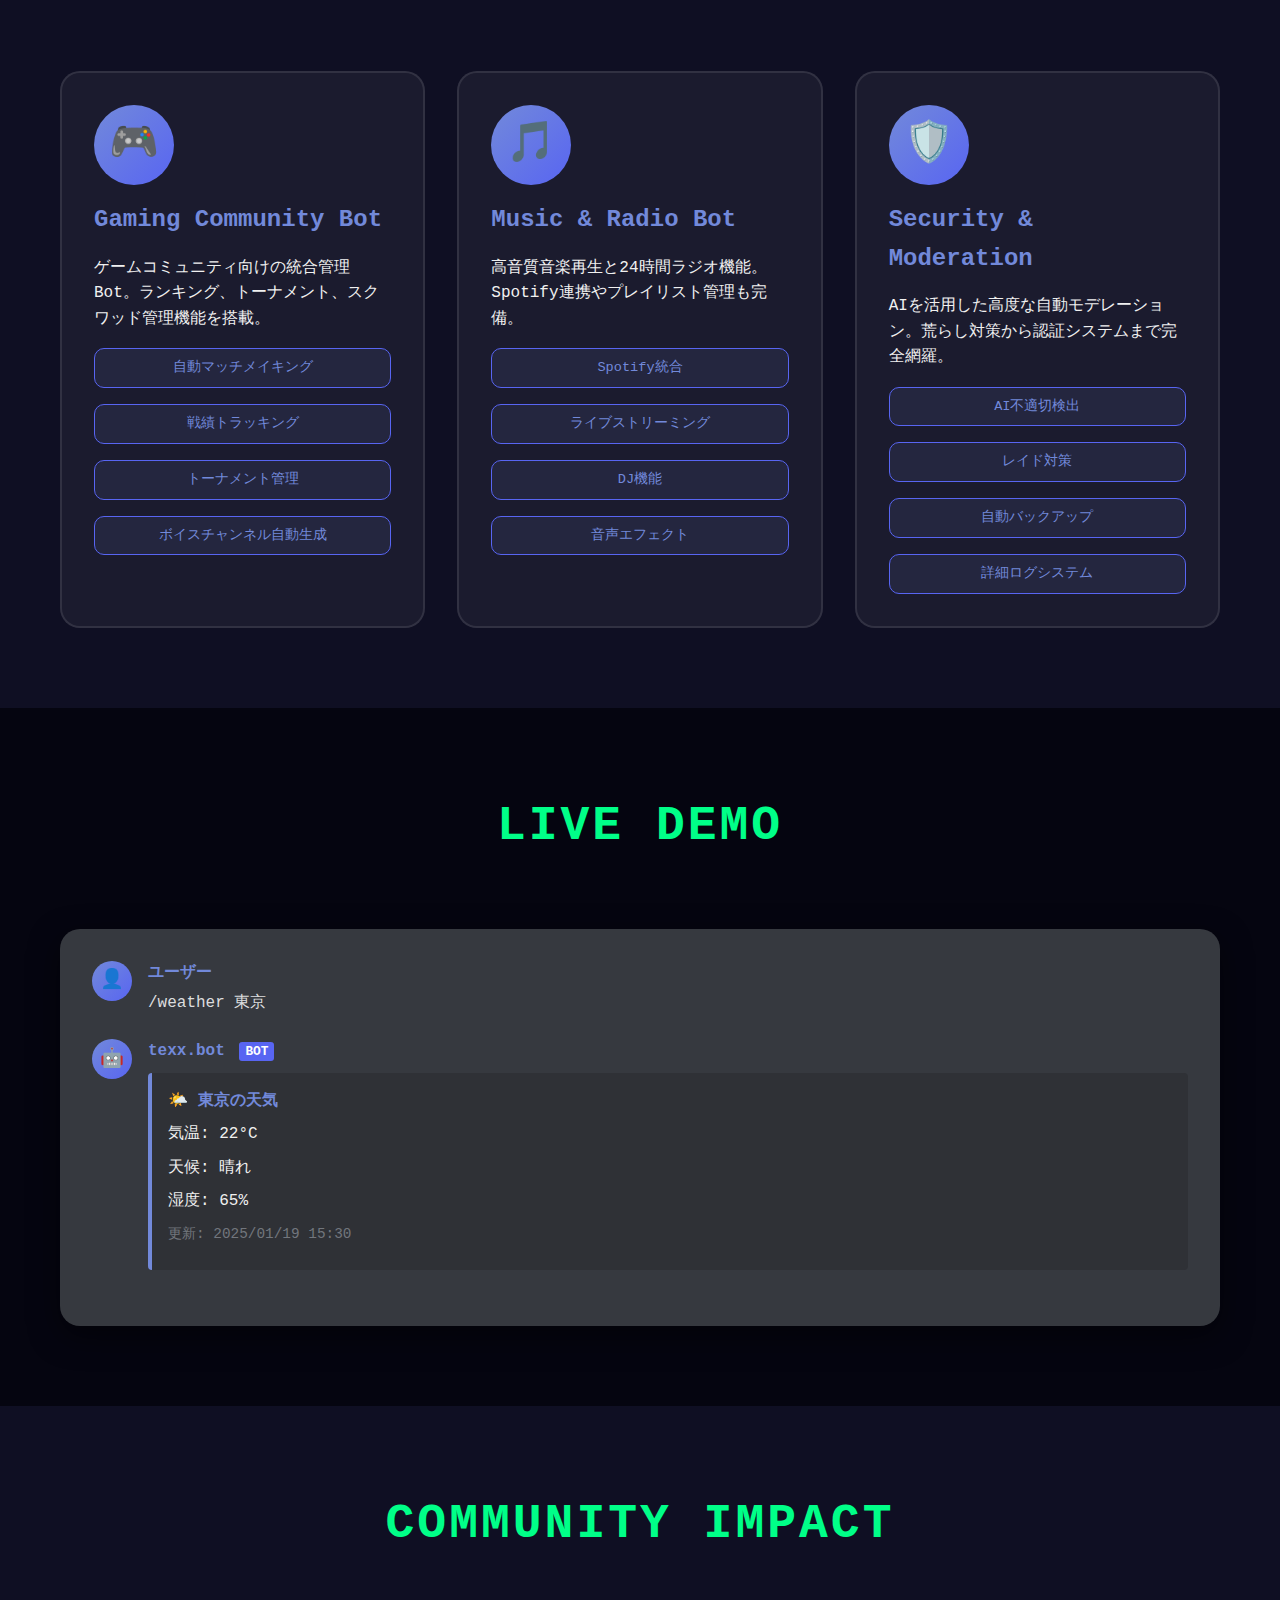
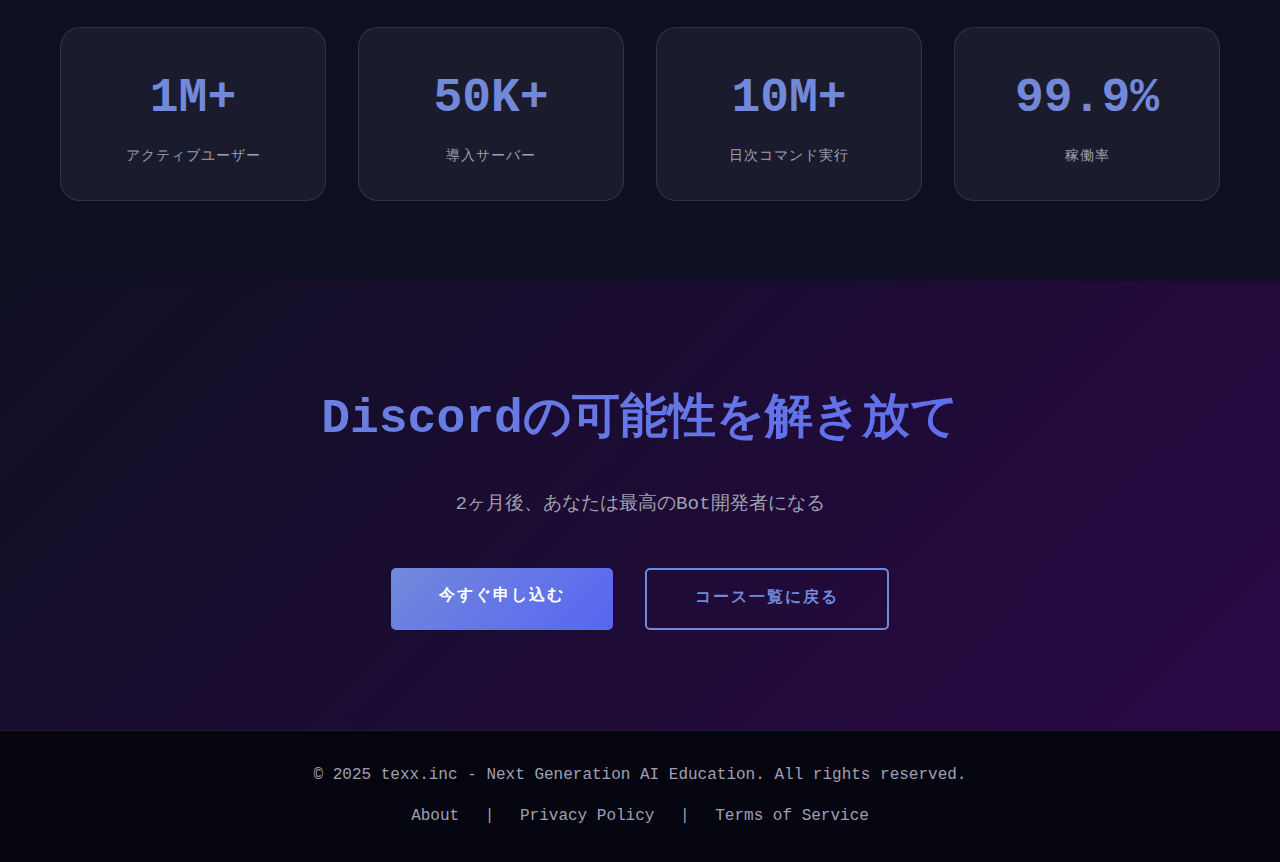
<file: course-discord.html>
<!DOCTYPE html>
<html lang="ja">
<head>
    <meta charset="UTF-8">
    <meta name="viewport" content="width=device-width, initial-scale=1.0">
    <title>Discordコミュニティ開発コース - texx.inc</title>
    <link rel="stylesheet" href="style.css">
    <style>
        .course-hero {
            min-height: 100vh;
            padding-top: 140px;
            background: linear-gradient(135deg, #0f0f23 0%, #2a0845 50%, #0f1f3f 100%);
            position: relative;
            overflow: hidden;
        }
        .course-hero::before {
            content: '';
            position: absolute;
            top: 0;
            left: 0;
            right: 0;
            bottom: 0;
            background: 
                radial-gradient(circle at 30% 30%, rgba(114, 137, 218, 0.3) 0%, transparent 50%),
                radial-gradient(circle at 70% 70%, rgba(124, 58, 237, 0.3) 0%, transparent 50%);
            animation: pulse 4s ease-in-out infinite;
        }
        .discord-particles {
            position: absolute;
            width: 100%;
            height: 100%;
            overflow: hidden;
        }
        .particle {
            position: absolute;
            background: rgba(114, 137, 218, 0.6);
            border-radius: 50%;
            animation: float 10s infinite linear;
        }
        @keyframes float {
            from {
                transform: translateY(100vh) translateX(0);
            }
            to {
                transform: translateY(-100px) translateX(100px);
            }
        }
        .course-content {
            position: relative;
            z-index: 1;
            max-width: 1200px;
            margin: 0 auto;
            padding: 0 20px;
        }
        .course-header {
            text-align: center;
            margin-bottom: 4rem;
        }
        .course-title {
            font-size: 4rem;
            margin-bottom: 1rem;
            background: linear-gradient(135deg, #7289da 0%, #5865f2 100%);
            -webkit-background-clip: text;
            -webkit-text-fill-color: transparent;
            text-transform: uppercase;
            letter-spacing: 3px;
        }
        .course-subtitle {
            font-size: 1.5rem;
            color: var(--text-dim);
            margin-bottom: 2rem;
        }
        .tech-stack {
            display: flex;
            gap: 1rem;
            justify-content: center;
            flex-wrap: wrap;
            margin-bottom: 3rem;
        }
        .tech-badge {
            background: rgba(114, 137, 218, 0.2);
            border: 1px solid #7289da;
            padding: 0.5rem 1.5rem;
            border-radius: 20px;
            font-size: 0.9rem;
            color: #7289da;
            backdrop-filter: blur(10px);
            transition: all 0.3s;
        }
        .tech-badge:hover {
            background: #7289da;
            color: var(--bg-dark);
            transform: translateY(-2px);
            box-shadow: 0 5px 15px rgba(114, 137, 218, 0.4);
        }
        .curriculum-section {
            background: var(--bg-darker);
            padding: 80px 0;
        }
        .week-grid {
            display: grid;
            gap: 2rem;
            margin-top: 3rem;
        }
        .week-card {
            background: var(--glass-bg);
            border: 1px solid var(--border-color);
            border-radius: 20px;
            padding: 2.5rem;
            position: relative;
            overflow: hidden;
            transition: all 0.3s;
        }
        .week-card::before {
            content: '';
            position: absolute;
            top: 0;
            left: 0;
            width: 5px;
            height: 100%;
            background: linear-gradient(180deg, #7289da 0%, #5865f2 100%);
            transition: width 0.3s;
        }
        .week-card:hover {
            transform: translateX(10px);
            border-color: #7289da;
            box-shadow: 0 10px 30px rgba(114, 137, 218, 0.3);
        }
        .week-card:hover::before {
            width: 10px;
        }
        .week-number {
            display: inline-block;
            background: linear-gradient(135deg, #7289da 0%, #5865f2 100%);
            -webkit-background-clip: text;
            -webkit-text-fill-color: transparent;
            font-size: 1.2rem;
            font-weight: bold;
            margin-bottom: 1rem;
        }
        .week-title {
            font-size: 1.8rem;
            color: #7289da;
            margin-bottom: 1rem;
        }
        .topic-list {
            list-style: none;
            margin: 1.5rem 0;
        }
        .topic-list li {
            padding: 0.5rem 0;
            padding-left: 2rem;
            position: relative;
            color: var(--text-dim);
        }
        .topic-list li::before {
            content: "⚡";
            position: absolute;
            left: 0;
            color: #5865f2;
            font-size: 0.8rem;
        }
        .bot-showcase {
            background: var(--bg-dark);
            padding: 80px 0;
        }
        .bot-grid {
            display: grid;
            grid-template-columns: repeat(auto-fit, minmax(350px, 1fr));
            gap: 2rem;
            margin-top: 3rem;
        }
        .bot-card {
            background: var(--glass-bg);
            border: 2px solid var(--border-color);
            border-radius: 20px;
            padding: 2rem;
            position: relative;
            overflow: hidden;
            transition: all 0.4s cubic-bezier(0.175, 0.885, 0.32, 1.275);
        }
        .bot-card:hover {
            transform: translateY(-10px) scale(1.02);
            border-color: #7289da;
            box-shadow: 0 20px 40px rgba(114, 137, 218, 0.4);
        }
        .bot-icon {
            width: 80px;
            height: 80px;
            background: linear-gradient(135deg, #7289da 0%, #5865f2 100%);
            border-radius: 50%;
            display: flex;
            align-items: center;
            justify-content: center;
            font-size: 2.5rem;
            margin-bottom: 1rem;
        }
        .bot-name {
            font-size: 1.5rem;
            color: #7289da;
            margin-bottom: 1rem;
        }
        .feature-grid {
            display: grid;
            grid-template-columns: repeat(auto-fit, minmax(250px, 1fr));
            gap: 1rem;
            margin-top: 1rem;
        }
        .feature-tag {
            background: rgba(114, 137, 218, 0.1);
            border: 1px solid #5865f2;
            padding: 0.5rem 1rem;
            border-radius: 10px;
            font-size: 0.85rem;
            color: #7289da;
            text-align: center;
        }
        .code-preview {
            background: #2b2d31;
            border: 1px solid #1e1f22;
            border-radius: 10px;
            padding: 1.5rem;
            margin-top: 1.5rem;
            overflow-x: auto;
        }
        .code-preview pre {
            margin: 0;
            color: #f0f0f0;
            font-family: 'Courier New', monospace;
            font-size: 0.9rem;
            line-height: 1.5;
        }
        .code-preview .comment {
            color: #6a9955;
        }
        .code-preview .keyword {
            color: #c586c0;
        }
        .code-preview .string {
            color: #ce9178;
        }
        .code-preview .function {
            color: #dcdcaa;
        }
        .code-preview .class {
            color: #4ec9b0;
        }
        .discord-features {
            background: var(--bg-darker);
            padding: 80px 0;
        }
        .discord-demo {
            background: #36393f;
            border-radius: 20px;
            padding: 2rem;
            margin-top: 3rem;
            box-shadow: 0 10px 30px rgba(0, 0, 0, 0.5);
        }
        .discord-message {
            display: flex;
            gap: 1rem;
            margin-bottom: 1.5rem;
            align-items: start;
        }
        .discord-avatar {
            width: 40px;
            height: 40px;
            background: linear-gradient(135deg, #7289da 0%, #5865f2 100%);
            border-radius: 50%;
            display: flex;
            align-items: center;
            justify-content: center;
            font-size: 1.2rem;
            flex-shrink: 0;
        }
        .discord-content {
            flex: 1;
        }
        .discord-username {
            color: #7289da;
            font-weight: bold;
            margin-bottom: 0.3rem;
        }
        .discord-text {
            color: #dcddde;
            line-height: 1.5;
        }
        .discord-embed {
            background: #2f3136;
            border-left: 4px solid #7289da;
            padding: 1rem;
            border-radius: 4px;
            margin-top: 0.5rem;
        }
        .community-section {
            background: var(--bg-dark);
            padding: 80px 0;
        }
        .stats-grid {
            display: grid;
            grid-template-columns: repeat(auto-fit, minmax(200px, 1fr));
            gap: 2rem;
            margin-top: 3rem;
        }
        .stat-card {
            background: var(--glass-bg);
            border: 1px solid var(--border-color);
            border-radius: 20px;
            padding: 2rem;
            text-align: center;
            transition: all 0.3s;
        }
        .stat-card:hover {
            transform: translateY(-5px);
            border-color: #7289da;
            box-shadow: 0 15px 30px rgba(114, 137, 218, 0.3);
        }
        .stat-number {
            font-size: 3rem;
            color: #7289da;
            font-weight: bold;
            margin-bottom: 0.5rem;
        }
        .stat-label {
            color: var(--text-dim);
            text-transform: uppercase;
            letter-spacing: 1px;
            font-size: 0.9rem;
        }
        .cta-section {
            background: linear-gradient(135deg, #0f0f23 0%, #2a0845 100%);
            padding: 100px 0;
            text-align: center;
        }
        .cta-content h2 {
            font-size: 3rem;
            margin-bottom: 2rem;
            background: linear-gradient(135deg, #7289da 0%, #5865f2 100%);
            -webkit-background-clip: text;
            -webkit-text-fill-color: transparent;
        }
        .cta-buttons {
            display: flex;
            gap: 2rem;
            justify-content: center;
            flex-wrap: wrap;
        }
        .cta-button-primary {
            background: linear-gradient(135deg, #7289da 0%, #5865f2 100%);
            color: white;
            padding: 1rem 3rem;
            text-decoration: none;
            font-weight: bold;
            text-transform: uppercase;
            letter-spacing: 2px;
            border-radius: 5px;
            transition: all 0.3s;
            display: inline-block;
        }
        .cta-button-primary:hover {
            transform: translateY(-3px);
            box-shadow: 0 10px 30px rgba(114, 137, 218, 0.5);
        }
        .cta-button-secondary {
            background: transparent;
            color: #7289da;
            padding: 1rem 3rem;
            text-decoration: none;
            font-weight: bold;
            text-transform: uppercase;
            letter-spacing: 2px;
            border: 2px solid #7289da;
            border-radius: 5px;
            transition: all 0.3s;
            display: inline-block;
        }
        .cta-button-secondary:hover {
            background: #7289da;
            color: white;
            transform: translateY(-3px);
            box-shadow: 0 10px 30px rgba(114, 137, 218, 0.5);
        }
        @media (max-width: 768px) {
            .course-title {
                font-size: 2.5rem;
            }
            .week-title {
                font-size: 1.4rem;
            }
            .bot-grid {
                grid-template-columns: 1fr;
            }
        }
    </style>
</head>
<body>
    <div class="test-banner">
        <div class="test-banner-content">
            <span class="blink">●</span> TEST ENVIRONMENT <span class="blink">●</span> This is a demonstration site only
        </div>
    </div>
    <header>
        <nav>
            <div class="container">
                <div class="nav-wrapper">
                    <div class="logo"><span class="logo-accent">texx</span>.inc</div>
                    <ul class="nav-menu">
                        <li><a href="index.html">ホーム</a></li>
                        <li><a href="index.html#courses">コース一覧</a></li>
                        <li><a href="course-ai-product.html">AI開発</a></li>
                        <li><a href="course-ai-agent.html">AIエージェント</a></li>
                        <li><a href="index.html#contact">お問い合わせ</a></li>
                    </ul>
                    <div class="hamburger">
                        <span></span>
                        <span></span>
                        <span></span>
                    </div>
                </div>
            </div>
        </nav>
    </header>

    <section class="course-hero">
        <div class="discord-particles" id="particles"></div>
        <div class="course-content">
            <div class="course-header">
                <h1 class="course-title glitch" data-text="DISCORD COMMUNITY">DISCORD COMMUNITY</h1>
                <p class="course-subtitle">Discord.js v14で最強のコミュニティBotを構築する</p>
                <div class="tech-stack">
                    <span class="tech-badge">Discord.js v14</span>
                    <span class="tech-badge">Node.js</span>
                    <span class="tech-badge">TypeScript</span>
                    <span class="tech-badge">MongoDB</span>
                    <span class="tech-badge">Redis</span>
                    <span class="tech-badge">Docker</span>
                    <span class="tech-badge">AWS</span>
                </div>
            </div>
        </div>
    </section>

    <section class="curriculum-section">
        <div class="container">
            <h2 class="section-title glitch" data-text="8 WEEKS MASTERY">8 WEEKS MASTERY</h2>
            <div class="week-grid">
                <div class="week-card">
                    <span class="week-number">WEEK 1</span>
                    <h3 class="week-title">Foundation: Discord.js基礎</h3>
                    <ul class="topic-list">
                        <li>Discord APIの仕組みとGateway接続</li>
                        <li>Discord.js v14の新機能と変更点</li>
                        <li>Bot作成とトークン管理のベストプラクティス</li>
                        <li>イベントハンドリングとメッセージ処理</li>
                        <li>Intents設定とパーミッション管理</li>
                    </ul>
                    <div class="code-preview">
                        <pre><span class="keyword">import</span> { Client, GatewayIntentBits } <span class="keyword">from</span> <span class="string">'discord.js'</span>;

<span class="keyword">const</span> client = <span class="keyword">new</span> <span class="class">Client</span>({
    intents: [
        GatewayIntentBits.Guilds,
        GatewayIntentBits.GuildMessages,
        GatewayIntentBits.MessageContent,
        GatewayIntentBits.GuildMembers
    ]
});

client.<span class="function">on</span>(<span class="string">'ready'</span>, () => {
    console.<span class="function">log</span>(<span class="string">`Logged in as ${client.user.tag}!`</span>);
});</pre>
                    </div>
                </div>

                <div class="week-card">
                    <span class="week-number">WEEK 2</span>
                    <h3 class="week-title">Interaction: スラッシュコマンド実装</h3>
                    <ul class="topic-list">
                        <li>スラッシュコマンドの設計と実装</li>
                        <li>コマンドハンドラーの構築</li>
                        <li>ボタン、セレクトメニュー、モーダルの活用</li>
                        <li>オートコンプリート機能の実装</li>
                        <li>コンテキストメニューコマンド</li>
                    </ul>
                    <div class="code-preview">
                        <pre><span class="keyword">const</span> { SlashCommandBuilder } = <span class="keyword">require</span>(<span class="string">'discord.js'</span>);

<span class="keyword">module.exports</span> = {
    data: <span class="keyword">new</span> <span class="class">SlashCommandBuilder</span>()
        .<span class="function">setName</span>(<span class="string">'stats'</span>)
        .<span class="function">setDescription</span>(<span class="string">'サーバー統計を表示'</span>)
        .<span class="function">addUserOption</span>(option =>
            option.<span class="function">setName</span>(<span class="string">'user'</span>)
                .<span class="function">setDescription</span>(<span class="string">'ユーザーを選択'</span>)
                .<span class="function">setRequired</span>(<span class="keyword">false</span>)),
    <span class="keyword">async</span> <span class="function">execute</span>(interaction) {
        <span class="comment">// 統計情報の取得と表示</span>
    }
};</pre>
                    </div>
                </div>

                <div class="week-card">
                    <span class="week-number">WEEK 3</span>
                    <h3 class="week-title">Advanced: 高度な機能実装</h3>
                    <ul class="topic-list">
                        <li>音楽再生システムの構築</li>
                        <li>リアクションロールとセルフロール管理</li>
                        <li>チケットシステムの実装</li>
                        <li>自動モデレーション機能</li>
                        <li>ログシステムとアナリティクス</li>
                    </ul>
                </div>

                <div class="week-card">
                    <span class="week-number">WEEK 4</span>
                    <h3 class="week-title">Database: データ永続化</h3>
                    <ul class="topic-list">
                        <li>MongoDBとの連携実装</li>
                        <li>ユーザープロファイルシステム</li>
                        <li>経済システムとインベントリ管理</li>
                        <li>レベリングとXPシステム</li>
                        <li>設定管理とカスタマイズ</li>
                    </ul>
                </div>

                <div class="week-card">
                    <span class="week-number">WEEK 5-6</span>
                    <h3 class="week-title">Integration: AI連携とAPI統合</h3>
                    <ul class="topic-list">
                        <li>ChatGPT/Claude APIとの連携</li>
                        <li>画像生成AI(DALL-E, Midjourney)統合</li>
                        <li>Webhook管理と外部サービス連携</li>
                        <li>Twitter/YouTube通知システム</li>
                        <li>カスタムダッシュボード構築</li>
                    </ul>
                </div>

                <div class="week-card">
                    <span class="week-number">WEEK 7-8</span>
                    <h3 class="week-title">Production: 本番環境構築</h3>
                    <ul class="topic-list">
                        <li>Sharding実装と大規模対応</li>
                        <li>Dockerコンテナ化とKubernetes</li>
                        <li>CI/CDパイプライン構築</li>
                        <li>監視とパフォーマンス最適化</li>
                        <li>セキュリティ対策とレート制限</li>
                    </ul>
                </div>
            </div>
        </div>
    </section>

    <section class="bot-showcase">
        <div class="container">
            <h2 class="section-title glitch" data-text="BOT SHOWCASE">BOT SHOWCASE</h2>
            <div class="bot-grid">
                <div class="bot-card">
                    <div class="bot-icon">🎮</div>
                    <h3 class="bot-name">Gaming Community Bot</h3>
                    <p>ゲームコミュニティ向けの統合管理Bot。ランキング、トーナメント、スクワッド管理機能を搭載。</p>
                    <div class="feature-grid">
                        <span class="feature-tag">自動マッチメイキング</span>
                        <span class="feature-tag">戦績トラッキング</span>
                        <span class="feature-tag">トーナメント管理</span>
                        <span class="feature-tag">ボイスチャンネル自動生成</span>
                    </div>
                </div>

                <div class="bot-card">
                    <div class="bot-icon">🎵</div>
                    <h3 class="bot-name">Music & Radio Bot</h3>
                    <p>高音質音楽再生と24時間ラジオ機能。Spotify連携やプレイリスト管理も完備。</p>
                    <div class="feature-grid">
                        <span class="feature-tag">Spotify統合</span>
                        <span class="feature-tag">ライブストリーミング</span>
                        <span class="feature-tag">DJ機能</span>
                        <span class="feature-tag">音声エフェクト</span>
                    </div>
                </div>

                <div class="bot-card">
                    <div class="bot-icon">🛡️</div>
                    <h3 class="bot-name">Security & Moderation</h3>
                    <p>AIを活用した高度な自動モデレーション。荒らし対策から認証システムまで完全網羅。</p>
                    <div class="feature-grid">
                        <span class="feature-tag">AI不適切検出</span>
                        <span class="feature-tag">レイド対策</span>
                        <span class="feature-tag">自動バックアップ</span>
                        <span class="feature-tag">詳細ログシステム</span>
                    </div>
                </div>
            </div>
        </div>
    </section>

    <section class="discord-features">
        <div class="container">
            <h2 class="section-title glitch" data-text="LIVE DEMO">LIVE DEMO</h2>
            <div class="discord-demo">
                <div class="discord-message">
                    <div class="discord-avatar">👤</div>
                    <div class="discord-content">
                        <div class="discord-username">ユーザー</div>
                        <div class="discord-text">/weather 東京</div>
                    </div>
                </div>
                <div class="discord-message">
                    <div class="discord-avatar">🤖</div>
                    <div class="discord-content">
                        <div class="discord-username">texx.bot <span style="background: #5865f2; color: white; padding: 2px 6px; border-radius: 3px; font-size: 0.8rem; margin-left: 5px;">BOT</span></div>
                        <div class="discord-embed">
                            <h4 style="color: #7289da; margin-bottom: 0.5rem;">🌤️ 東京の天気</h4>
                            <p style="margin: 0.5rem 0;">気温: 22°C</p>
                            <p style="margin: 0.5rem 0;">天候: 晴れ</p>
                            <p style="margin: 0.5rem 0;">湿度: 65%</p>
                            <p style="margin: 0.5rem 0; font-size: 0.9rem; color: #72767d;">更新: 2025/01/19 15:30</p>
                        </div>
                    </div>
                </div>
            </div>
        </div>
    </section>

    <section class="community-section">
        <div class="container">
            <h2 class="section-title glitch" data-text="COMMUNITY IMPACT">COMMUNITY IMPACT</h2>
            <div class="stats-grid">
                <div class="stat-card">
                    <div class="stat-number">1M+</div>
                    <div class="stat-label">アクティブユーザー</div>
                </div>
                <div class="stat-card">
                    <div class="stat-number">50K+</div>
                    <div class="stat-label">導入サーバー</div>
                </div>
                <div class="stat-card">
                    <div class="stat-number">10M+</div>
                    <div class="stat-label">日次コマンド実行</div>
                </div>
                <div class="stat-card">
                    <div class="stat-number">99.9%</div>
                    <div class="stat-label">稼働率</div>
                </div>
            </div>
        </div>
    </section>

    <section class="cta-section">
        <div class="cta-content">
            <h2>Discordの可能性を解き放て</h2>
            <p style="font-size: 1.2rem; color: var(--text-dim); margin-bottom: 3rem;">2ヶ月後、あなたは最高のBot開発者になる</p>
            <div class="cta-buttons">
                <a href="index.html#contact" class="cta-button-primary">今すぐ申し込む</a>
                <a href="index.html" class="cta-button-secondary">コース一覧に戻る</a>
            </div>
        </div>
    </section>

    <footer>
        <div class="container">
            <p>&copy; 2025 texx.inc - Next Generation AI Education. All rights reserved.</p>
            <p class="footer-links">
                <a href="about.html">About</a> | 
                <a href="privacy.html">Privacy Policy</a> | 
                <a href="terms.html">Terms of Service</a>
            </p>
        </div>
    </footer>

    <script src="script.js"></script>
    <script>
        // Discord風パーティクルアニメーション
        const particlesContainer = document.getElementById('particles');
        for (let i = 0; i < 30; i++) {
            const particle = document.createElement('div');
            particle.className = 'particle';
            particle.style.width = Math.random() * 5 + 2 + 'px';
            particle.style.height = particle.style.width;
            particle.style.left = Math.random() * 100 + '%';
            particle.style.animationDelay = Math.random() * 10 + 's';
            particle.style.animationDuration = Math.random() * 10 + 10 + 's';
            particlesContainer.appendChild(particle);
        }
    </script>
</body>
</html>
</file>
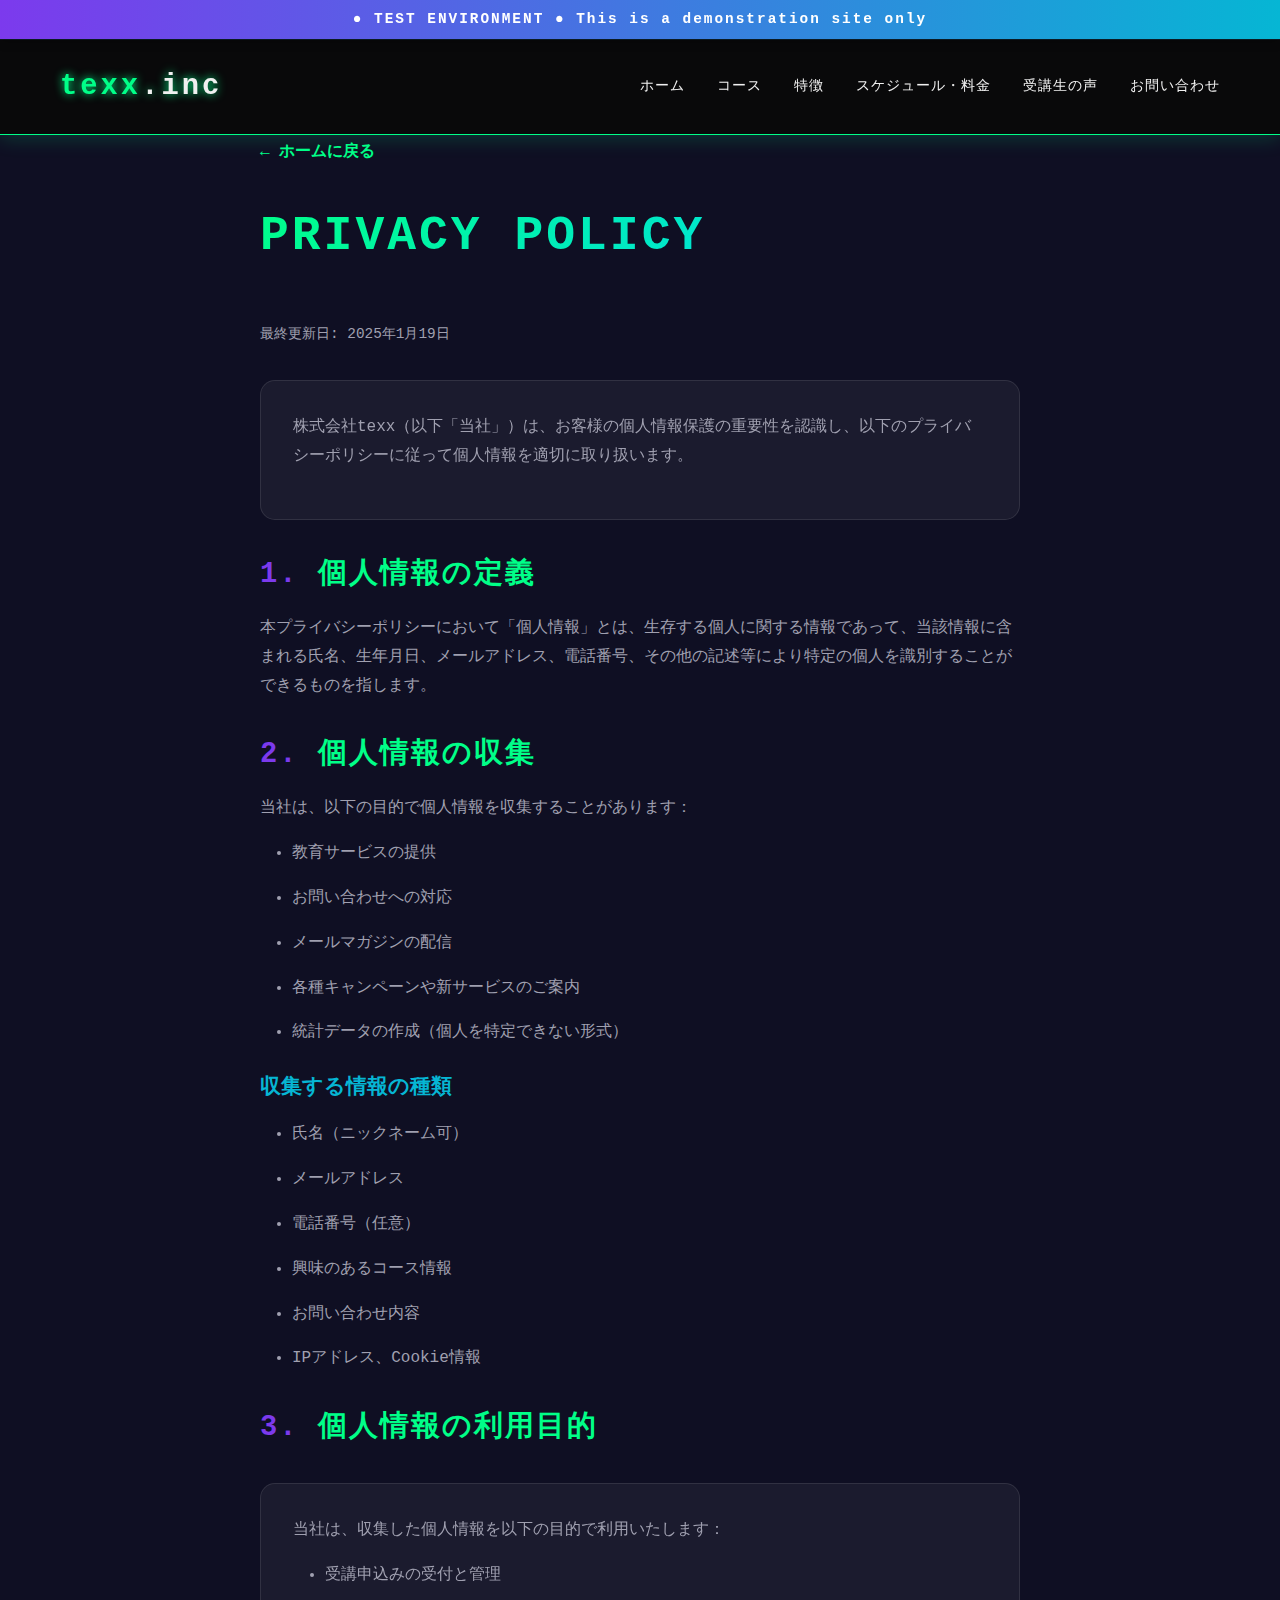
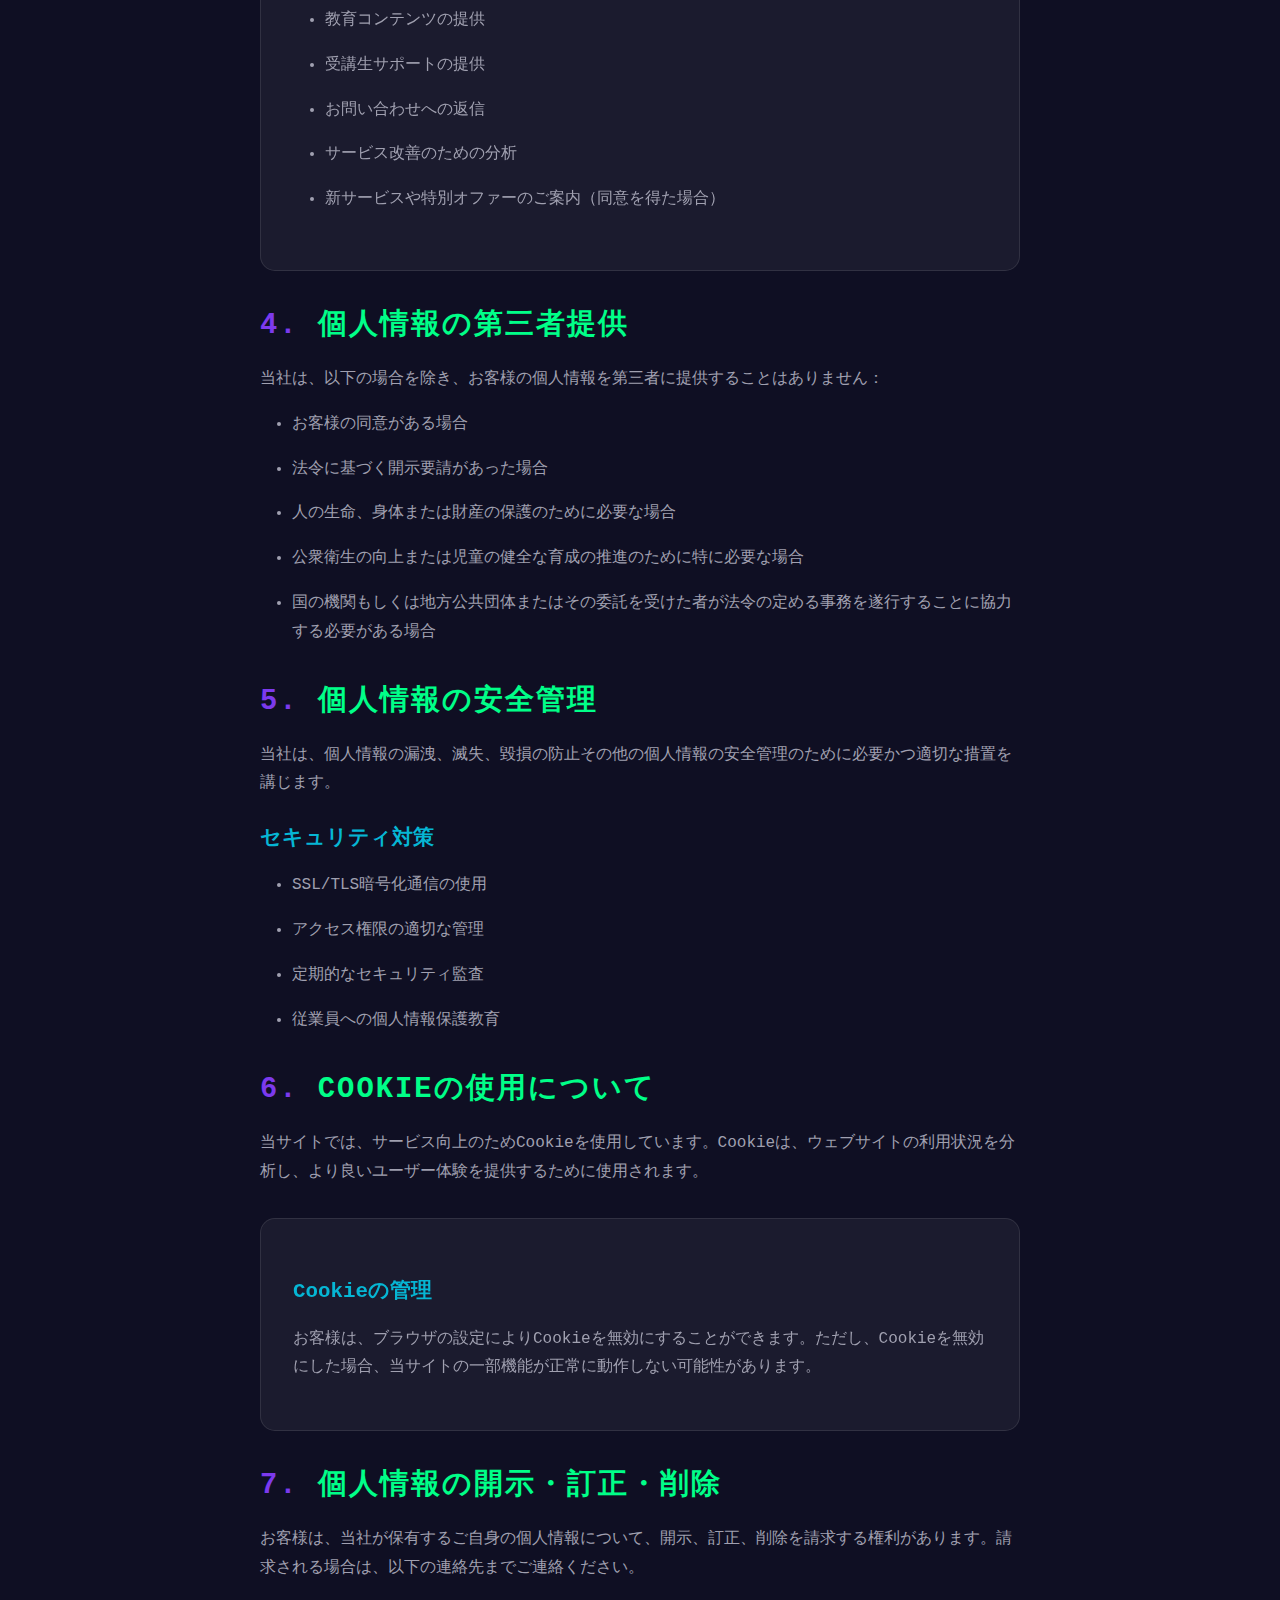
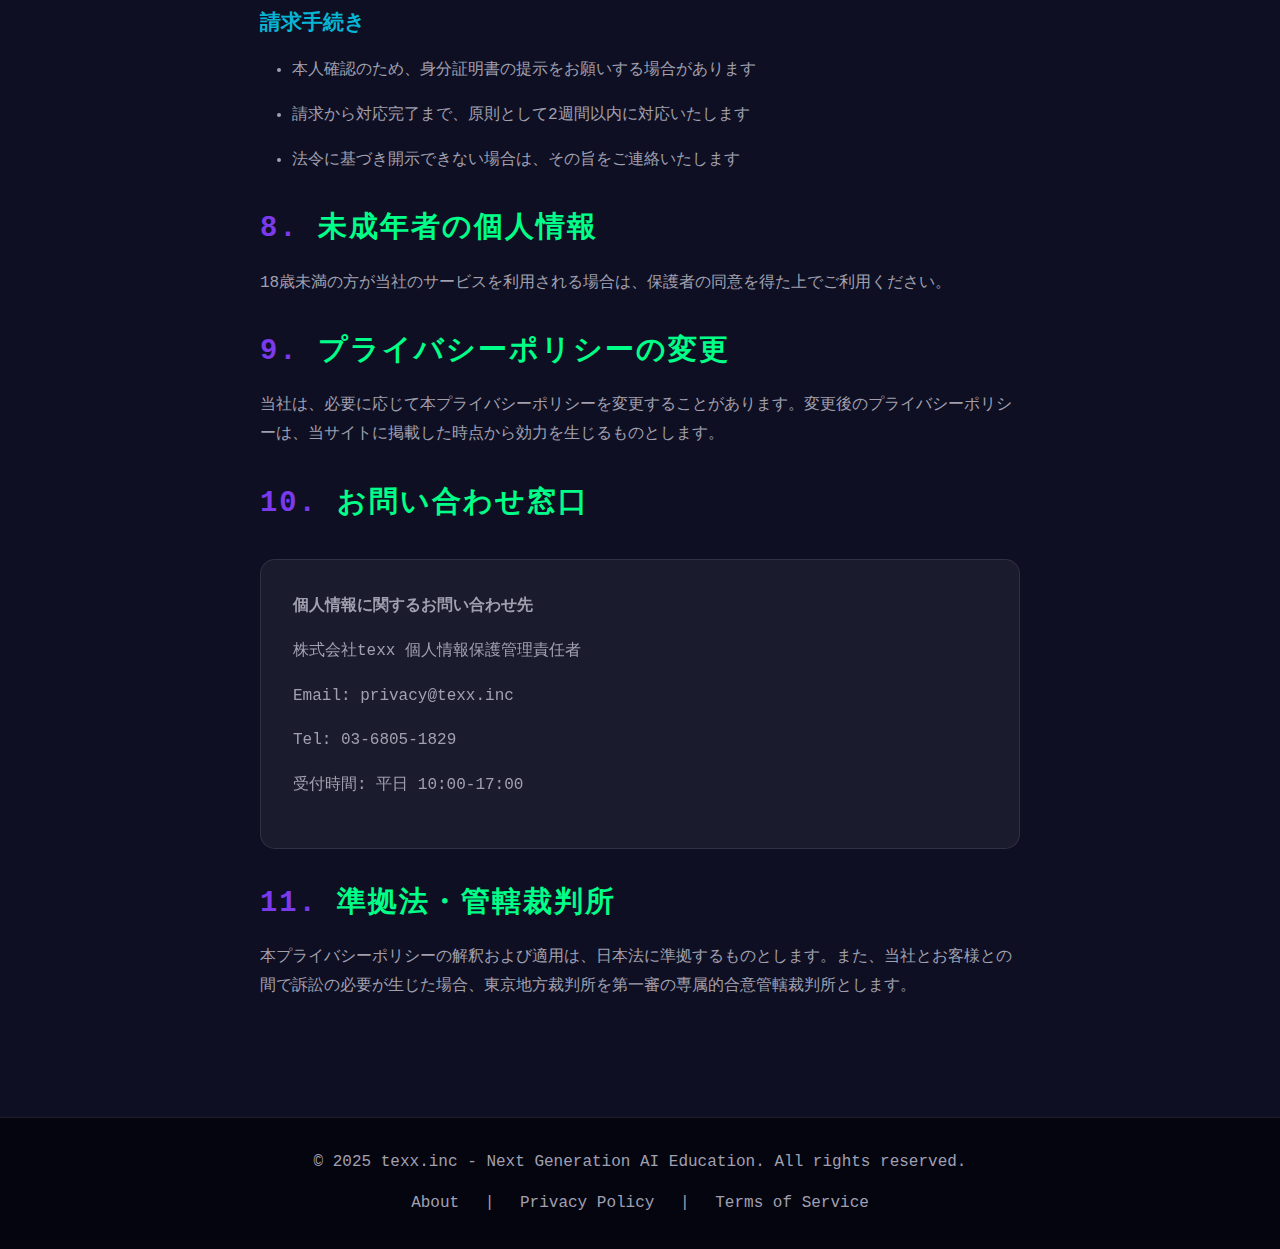
<file: privacy.html>
<!DOCTYPE html>
<html lang="ja">
<head>
    <meta charset="UTF-8">
    <meta name="viewport" content="width=device-width, initial-scale=1.0">
    <title>Privacy Policy - texx.inc | Next-Gen AI Education Platform</title>
    <link rel="stylesheet" href="style.css">
    <style>
        .legal-page {
            min-height: 100vh;
            padding-top: 140px;
            background-color: var(--bg-dark);
        }
        .legal-content {
            max-width: 800px;
            margin: 0 auto;
            padding: 0 20px 100px;
        }
        .legal-content h1 {
            font-size: 3rem;
            margin-bottom: 3rem;
            text-transform: uppercase;
            letter-spacing: 3px;
            background: var(--gradient-2);
            -webkit-background-clip: text;
            -webkit-text-fill-color: transparent;
        }
        .legal-content h2 {
            color: var(--primary-color);
            margin: 2rem 0 1rem;
            font-size: 1.8rem;
            text-transform: uppercase;
            letter-spacing: 2px;
        }
        .legal-content h3 {
            color: var(--accent-color);
            margin: 1.5rem 0 1rem;
            font-size: 1.3rem;
        }
        .legal-content p, .legal-content li {
            color: var(--text-dim);
            line-height: 1.8;
            margin-bottom: 1rem;
        }
        .legal-content ul {
            margin-left: 2rem;
            margin-bottom: 1.5rem;
        }
        .highlight-box {
            background: var(--glass-bg);
            border: 1px solid var(--border-color);
            border-radius: 15px;
            padding: 2rem;
            margin: 2rem 0;
            backdrop-filter: blur(10px);
        }
        .back-button {
            display: inline-block;
            margin-bottom: 2rem;
            color: var(--primary-color);
            text-decoration: none;
            font-weight: bold;
            transition: all 0.3s;
        }
        .back-button:hover {
            transform: translateX(-5px);
            text-shadow: 0 0 10px var(--primary-color);
        }
        .update-info {
            color: var(--text-dim);
            font-size: 0.9rem;
            margin-bottom: 2rem;
        }
        .section-number {
            color: var(--secondary-color);
            font-weight: bold;
        }
    </style>
</head>
<body>
    <div class="test-banner">
        <div class="test-banner-content">
            <span class="blink">●</span> TEST ENVIRONMENT <span class="blink">●</span> This is a demonstration site only
        </div>
    </div>
    <header>
        <nav>
            <div class="container">
                <div class="nav-wrapper">
                    <div class="logo"><span class="logo-accent">texx</span>.inc</div>
                    <ul class="nav-menu">
                        <li><a href="index.html">ホーム</a></li>
                        <li><a href="index.html#courses">コース</a></li>
                        <li><a href="index.html#features">特徴</a></li>
                        <li><a href="index.html#schedule">スケジュール・料金</a></li>
                        <li><a href="index.html#testimonials">受講生の声</a></li>
                        <li><a href="index.html#contact">お問い合わせ</a></li>
                    </ul>
                    <div class="hamburger">
                        <span></span>
                        <span></span>
                        <span></span>
                    </div>
                </div>
            </div>
        </nav>
    </header>

    <div class="legal-page">
        <div class="legal-content">
            <a href="index.html" class="back-button">← ホームに戻る</a>
            
            <h1 class="glitch" data-text="PRIVACY POLICY">PRIVACY POLICY</h1>
            
            <p class="update-info">最終更新日: 2025年1月19日</p>

            <div class="highlight-box">
                <p>株式会社texx（以下「当社」）は、お客様の個人情報保護の重要性を認識し、以下のプライバシーポリシーに従って個人情報を適切に取り扱います。</p>
            </div>

            <h2><span class="section-number">1.</span> 個人情報の定義</h2>
            <p>本プライバシーポリシーにおいて「個人情報」とは、生存する個人に関する情報であって、当該情報に含まれる氏名、生年月日、メールアドレス、電話番号、その他の記述等により特定の個人を識別することができるものを指します。</p>

            <h2><span class="section-number">2.</span> 個人情報の収集</h2>
            <p>当社は、以下の目的で個人情報を収集することがあります：</p>
            <ul>
                <li>教育サービスの提供</li>
                <li>お問い合わせへの対応</li>
                <li>メールマガジンの配信</li>
                <li>各種キャンペーンや新サービスのご案内</li>
                <li>統計データの作成（個人を特定できない形式）</li>
            </ul>

            <h3>収集する情報の種類</h3>
            <ul>
                <li>氏名（ニックネーム可）</li>
                <li>メールアドレス</li>
                <li>電話番号（任意）</li>
                <li>興味のあるコース情報</li>
                <li>お問い合わせ内容</li>
                <li>IPアドレス、Cookie情報</li>
            </ul>

            <h2><span class="section-number">3.</span> 個人情報の利用目的</h2>
            <div class="highlight-box">
                <p>当社は、収集した個人情報を以下の目的で利用いたします：</p>
                <ul>
                    <li>受講申込みの受付と管理</li>
                    <li>教育コンテンツの提供</li>
                    <li>受講生サポートの提供</li>
                    <li>お問い合わせへの返信</li>
                    <li>サービス改善のための分析</li>
                    <li>新サービスや特別オファーのご案内（同意を得た場合）</li>
                </ul>
            </div>

            <h2><span class="section-number">4.</span> 個人情報の第三者提供</h2>
            <p>当社は、以下の場合を除き、お客様の個人情報を第三者に提供することはありません：</p>
            <ul>
                <li>お客様の同意がある場合</li>
                <li>法令に基づく開示要請があった場合</li>
                <li>人の生命、身体または財産の保護のために必要な場合</li>
                <li>公衆衛生の向上または児童の健全な育成の推進のために特に必要な場合</li>
                <li>国の機関もしくは地方公共団体またはその委託を受けた者が法令の定める事務を遂行することに協力する必要がある場合</li>
            </ul>

            <h2><span class="section-number">5.</span> 個人情報の安全管理</h2>
            <p>当社は、個人情報の漏洩、滅失、毀損の防止その他の個人情報の安全管理のために必要かつ適切な措置を講じます。</p>
            
            <h3>セキュリティ対策</h3>
            <ul>
                <li>SSL/TLS暗号化通信の使用</li>
                <li>アクセス権限の適切な管理</li>
                <li>定期的なセキュリティ監査</li>
                <li>従業員への個人情報保護教育</li>
            </ul>

            <h2><span class="section-number">6.</span> Cookieの使用について</h2>
            <p>当サイトでは、サービス向上のためCookieを使用しています。Cookieは、ウェブサイトの利用状況を分析し、より良いユーザー体験を提供するために使用されます。</p>
            
            <div class="highlight-box">
                <h3>Cookieの管理</h3>
                <p>お客様は、ブラウザの設定によりCookieを無効にすることができます。ただし、Cookieを無効にした場合、当サイトの一部機能が正常に動作しない可能性があります。</p>
            </div>

            <h2><span class="section-number">7.</span> 個人情報の開示・訂正・削除</h2>
            <p>お客様は、当社が保有するご自身の個人情報について、開示、訂正、削除を請求する権利があります。請求される場合は、以下の連絡先までご連絡ください。</p>
            
            <h3>請求手続き</h3>
            <ul>
                <li>本人確認のため、身分証明書の提示をお願いする場合があります</li>
                <li>請求から対応完了まで、原則として2週間以内に対応いたします</li>
                <li>法令に基づき開示できない場合は、その旨をご連絡いたします</li>
            </ul>

            <h2><span class="section-number">8.</span> 未成年者の個人情報</h2>
            <p>18歳未満の方が当社のサービスを利用される場合は、保護者の同意を得た上でご利用ください。</p>

            <h2><span class="section-number">9.</span> プライバシーポリシーの変更</h2>
            <p>当社は、必要に応じて本プライバシーポリシーを変更することがあります。変更後のプライバシーポリシーは、当サイトに掲載した時点から効力を生じるものとします。</p>

            <h2><span class="section-number">10.</span> お問い合わせ窓口</h2>
            <div class="highlight-box">
                <p><strong>個人情報に関するお問い合わせ先</strong></p>
                <p>株式会社texx 個人情報保護管理責任者</p>
                <p>Email: privacy@texx.inc</p>
                <p>Tel: 03-6805-1829</p>
                <p>受付時間: 平日 10:00-17:00</p>
            </div>

            <h2><span class="section-number">11.</span> 準拠法・管轄裁判所</h2>
            <p>本プライバシーポリシーの解釈および適用は、日本法に準拠するものとします。また、当社とお客様との間で訴訟の必要が生じた場合、東京地方裁判所を第一審の専属的合意管轄裁判所とします。</p>
        </div>
    </div>

    <footer>
        <div class="container">
            <p>&copy; 2025 texx.inc - Next Generation AI Education. All rights reserved.</p>
            <p class="footer-links">
                <a href="about.html">About</a> | 
                <a href="privacy.html">Privacy Policy</a> | 
                <a href="terms.html">Terms of Service</a>
            </p>
        </div>
    </footer>

    <script src="script.js"></script>
</body>
</html>
</file>
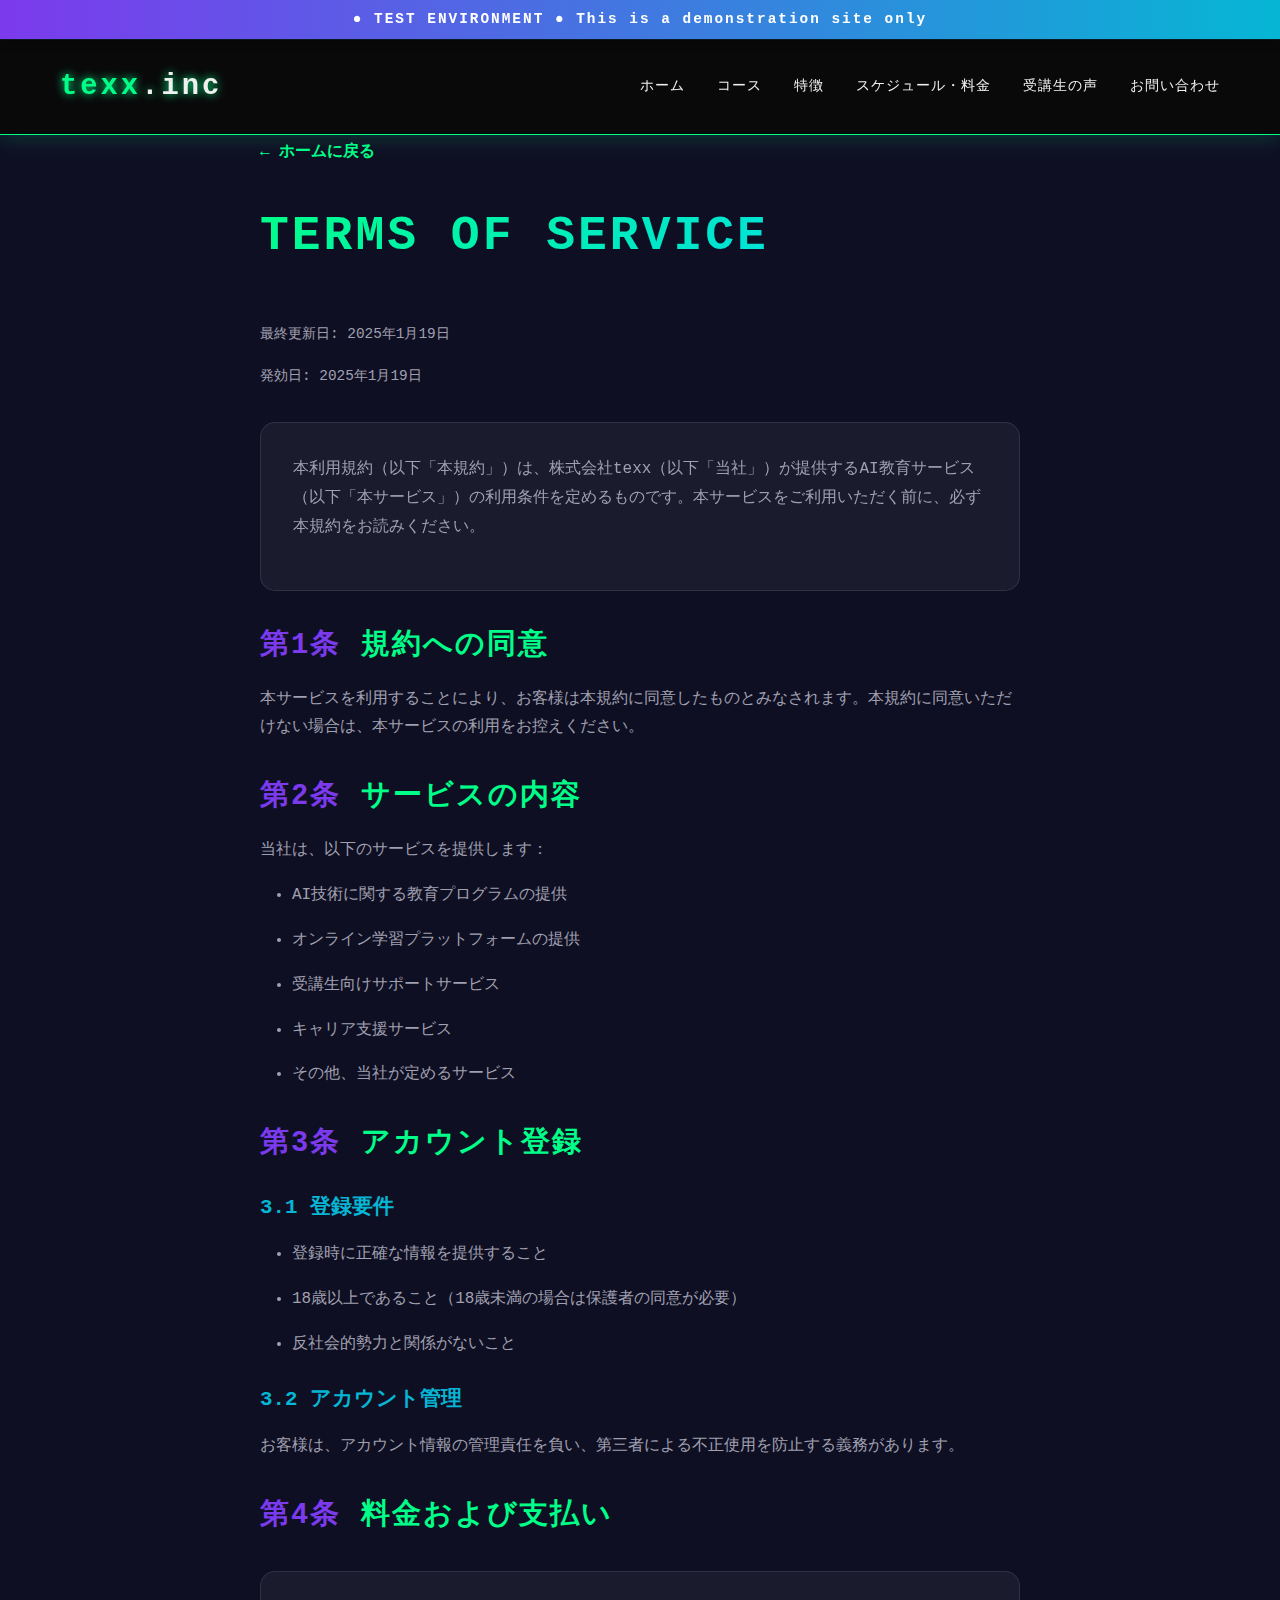
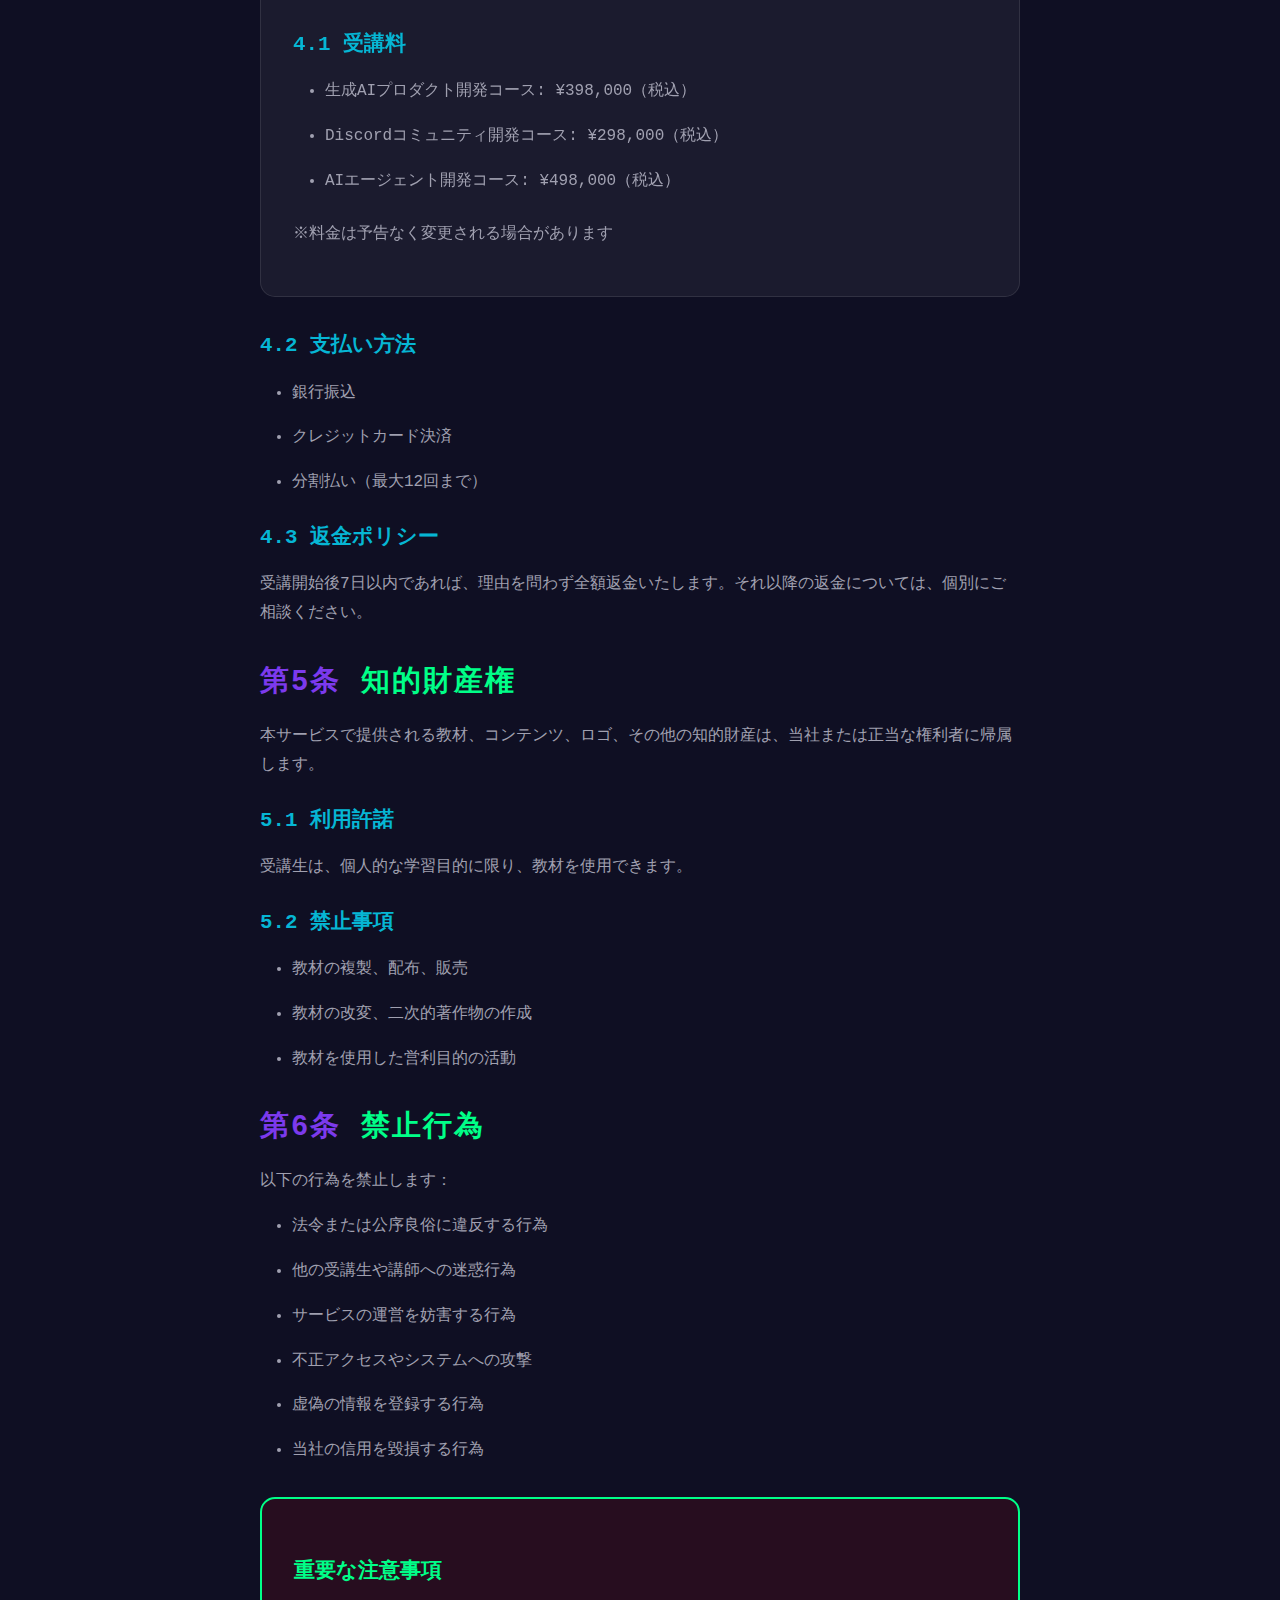
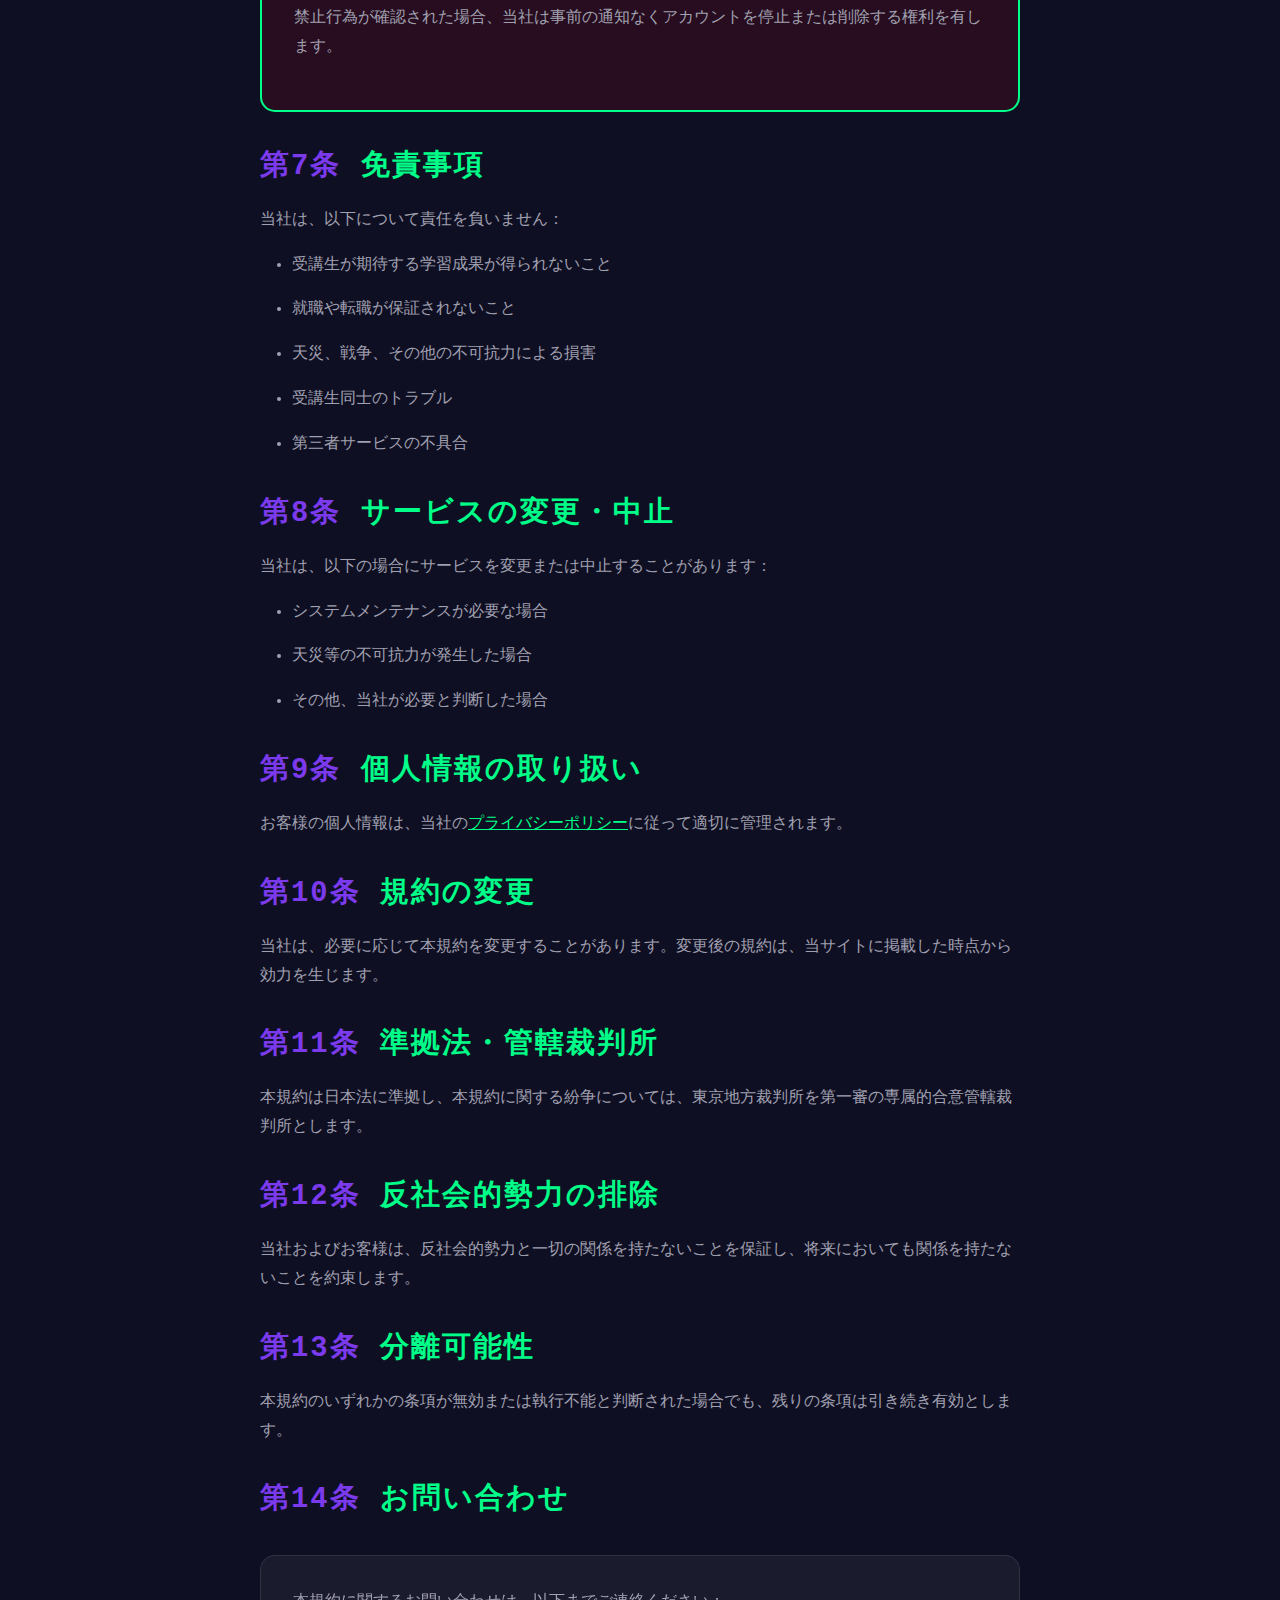
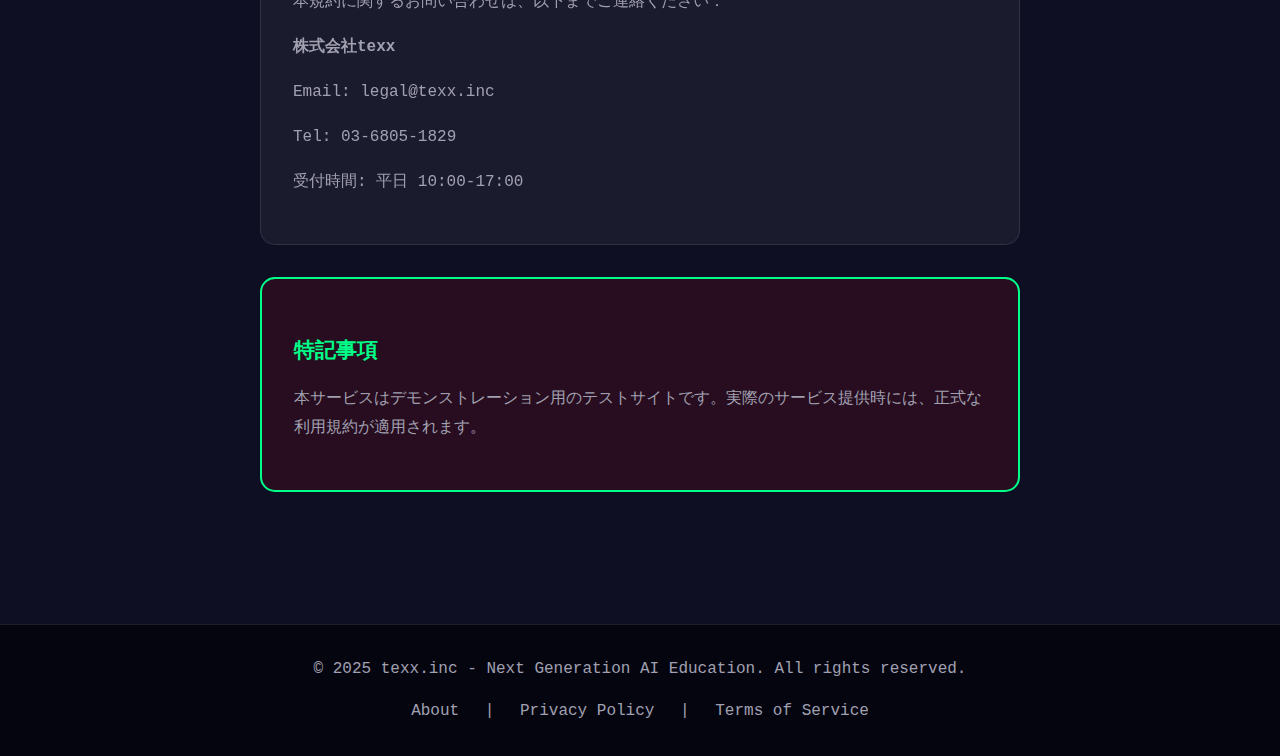
<file: terms.html>
<!DOCTYPE html>
<html lang="ja">
<head>
    <meta charset="UTF-8">
    <meta name="viewport" content="width=device-width, initial-scale=1.0">
    <title>Terms of Service - texx.inc | Next-Gen AI Education Platform</title>
    <link rel="stylesheet" href="style.css">
    <style>
        .legal-page {
            min-height: 100vh;
            padding-top: 140px;
            background-color: var(--bg-dark);
        }
        .legal-content {
            max-width: 800px;
            margin: 0 auto;
            padding: 0 20px 100px;
        }
        .legal-content h1 {
            font-size: 3rem;
            margin-bottom: 3rem;
            text-transform: uppercase;
            letter-spacing: 3px;
            background: var(--gradient-2);
            -webkit-background-clip: text;
            -webkit-text-fill-color: transparent;
        }
        .legal-content h2 {
            color: var(--primary-color);
            margin: 2rem 0 1rem;
            font-size: 1.8rem;
            text-transform: uppercase;
            letter-spacing: 2px;
        }
        .legal-content h3 {
            color: var(--accent-color);
            margin: 1.5rem 0 1rem;
            font-size: 1.3rem;
        }
        .legal-content p, .legal-content li {
            color: var(--text-dim);
            line-height: 1.8;
            margin-bottom: 1rem;
        }
        .legal-content ul {
            margin-left: 2rem;
            margin-bottom: 1.5rem;
        }
        .highlight-box {
            background: var(--glass-bg);
            border: 1px solid var(--border-color);
            border-radius: 15px;
            padding: 2rem;
            margin: 2rem 0;
            backdrop-filter: blur(10px);
        }
        .back-button {
            display: inline-block;
            margin-bottom: 2rem;
            color: var(--primary-color);
            text-decoration: none;
            font-weight: bold;
            transition: all 0.3s;
        }
        .back-button:hover {
            transform: translateX(-5px);
            text-shadow: 0 0 10px var(--primary-color);
        }
        .update-info {
            color: var(--text-dim);
            font-size: 0.9rem;
            margin-bottom: 2rem;
        }
        .section-number {
            color: var(--secondary-color);
            font-weight: bold;
        }
        .important-notice {
            background: rgba(255, 0, 0, 0.1);
            border: 2px solid var(--primary-color);
            border-radius: 15px;
            padding: 2rem;
            margin: 2rem 0;
        }
        .important-notice h3 {
            color: var(--primary-color);
        }
    </style>
</head>
<body>
    <div class="test-banner">
        <div class="test-banner-content">
            <span class="blink">●</span> TEST ENVIRONMENT <span class="blink">●</span> This is a demonstration site only
        </div>
    </div>
    <header>
        <nav>
            <div class="container">
                <div class="nav-wrapper">
                    <div class="logo"><span class="logo-accent">texx</span>.inc</div>
                    <ul class="nav-menu">
                        <li><a href="index.html">ホーム</a></li>
                        <li><a href="index.html#courses">コース</a></li>
                        <li><a href="index.html#features">特徴</a></li>
                        <li><a href="index.html#schedule">スケジュール・料金</a></li>
                        <li><a href="index.html#testimonials">受講生の声</a></li>
                        <li><a href="index.html#contact">お問い合わせ</a></li>
                    </ul>
                    <div class="hamburger">
                        <span></span>
                        <span></span>
                        <span></span>
                    </div>
                </div>
            </div>
        </nav>
    </header>

    <div class="legal-page">
        <div class="legal-content">
            <a href="index.html" class="back-button">← ホームに戻る</a>
            
            <h1 class="glitch" data-text="TERMS OF SERVICE">TERMS OF SERVICE</h1>
            
            <p class="update-info">最終更新日: 2025年1月19日</p>
            <p class="update-info">発効日: 2025年1月19日</p>

            <div class="highlight-box">
                <p>本利用規約（以下「本規約」）は、株式会社texx（以下「当社」）が提供するAI教育サービス（以下「本サービス」）の利用条件を定めるものです。本サービスをご利用いただく前に、必ず本規約をお読みください。</p>
            </div>

            <h2><span class="section-number">第1条</span> 規約への同意</h2>
            <p>本サービスを利用することにより、お客様は本規約に同意したものとみなされます。本規約に同意いただけない場合は、本サービスの利用をお控えください。</p>

            <h2><span class="section-number">第2条</span> サービスの内容</h2>
            <p>当社は、以下のサービスを提供します：</p>
            <ul>
                <li>AI技術に関する教育プログラムの提供</li>
                <li>オンライン学習プラットフォームの提供</li>
                <li>受講生向けサポートサービス</li>
                <li>キャリア支援サービス</li>
                <li>その他、当社が定めるサービス</li>
            </ul>

            <h2><span class="section-number">第3条</span> アカウント登録</h2>
            <h3>3.1 登録要件</h3>
            <ul>
                <li>登録時に正確な情報を提供すること</li>
                <li>18歳以上であること（18歳未満の場合は保護者の同意が必要）</li>
                <li>反社会的勢力と関係がないこと</li>
            </ul>

            <h3>3.2 アカウント管理</h3>
            <p>お客様は、アカウント情報の管理責任を負い、第三者による不正使用を防止する義務があります。</p>

            <h2><span class="section-number">第4条</span> 料金および支払い</h2>
            <div class="highlight-box">
                <h3>4.1 受講料</h3>
                <ul>
                    <li>生成AIプロダクト開発コース: ¥398,000（税込）</li>
                    <li>Discordコミュニティ開発コース: ¥298,000（税込）</li>
                    <li>AIエージェント開発コース: ¥498,000（税込）</li>
                </ul>
                <p>※料金は予告なく変更される場合があります</p>
            </div>

            <h3>4.2 支払い方法</h3>
            <ul>
                <li>銀行振込</li>
                <li>クレジットカード決済</li>
                <li>分割払い（最大12回まで）</li>
            </ul>

            <h3>4.3 返金ポリシー</h3>
            <p>受講開始後7日以内であれば、理由を問わず全額返金いたします。それ以降の返金については、個別にご相談ください。</p>

            <h2><span class="section-number">第5条</span> 知的財産権</h2>
            <p>本サービスで提供される教材、コンテンツ、ロゴ、その他の知的財産は、当社または正当な権利者に帰属します。</p>
            
            <h3>5.1 利用許諾</h3>
            <p>受講生は、個人的な学習目的に限り、教材を使用できます。</p>
            
            <h3>5.2 禁止事項</h3>
            <ul>
                <li>教材の複製、配布、販売</li>
                <li>教材の改変、二次的著作物の作成</li>
                <li>教材を使用した営利目的の活動</li>
            </ul>

            <h2><span class="section-number">第6条</span> 禁止行為</h2>
            <p>以下の行為を禁止します：</p>
            <ul>
                <li>法令または公序良俗に違反する行為</li>
                <li>他の受講生や講師への迷惑行為</li>
                <li>サービスの運営を妨害する行為</li>
                <li>不正アクセスやシステムへの攻撃</li>
                <li>虚偽の情報を登録する行為</li>
                <li>当社の信用を毀損する行為</li>
            </ul>

            <div class="important-notice">
                <h3>重要な注意事項</h3>
                <p>禁止行為が確認された場合、当社は事前の通知なくアカウントを停止または削除する権利を有します。</p>
            </div>

            <h2><span class="section-number">第7条</span> 免責事項</h2>
            <p>当社は、以下について責任を負いません：</p>
            <ul>
                <li>受講生が期待する学習成果が得られないこと</li>
                <li>就職や転職が保証されないこと</li>
                <li>天災、戦争、その他の不可抗力による損害</li>
                <li>受講生同士のトラブル</li>
                <li>第三者サービスの不具合</li>
            </ul>

            <h2><span class="section-number">第8条</span> サービスの変更・中止</h2>
            <p>当社は、以下の場合にサービスを変更または中止することがあります：</p>
            <ul>
                <li>システムメンテナンスが必要な場合</li>
                <li>天災等の不可抗力が発生した場合</li>
                <li>その他、当社が必要と判断した場合</li>
            </ul>

            <h2><span class="section-number">第9条</span> 個人情報の取り扱い</h2>
            <p>お客様の個人情報は、当社の<a href="privacy.html" style="color: var(--primary-color);">プライバシーポリシー</a>に従って適切に管理されます。</p>

            <h2><span class="section-number">第10条</span> 規約の変更</h2>
            <p>当社は、必要に応じて本規約を変更することがあります。変更後の規約は、当サイトに掲載した時点から効力を生じます。</p>

            <h2><span class="section-number">第11条</span> 準拠法・管轄裁判所</h2>
            <p>本規約は日本法に準拠し、本規約に関する紛争については、東京地方裁判所を第一審の専属的合意管轄裁判所とします。</p>

            <h2><span class="section-number">第12条</span> 反社会的勢力の排除</h2>
            <p>当社およびお客様は、反社会的勢力と一切の関係を持たないことを保証し、将来においても関係を持たないことを約束します。</p>

            <h2><span class="section-number">第13条</span> 分離可能性</h2>
            <p>本規約のいずれかの条項が無効または執行不能と判断された場合でも、残りの条項は引き続き有効とします。</p>

            <h2><span class="section-number">第14条</span> お問い合わせ</h2>
            <div class="highlight-box">
                <p>本規約に関するお問い合わせは、以下までご連絡ください：</p>
                <p><strong>株式会社texx</strong></p>
                <p>Email: legal@texx.inc</p>
                <p>Tel: 03-6805-1829</p>
                <p>受付時間: 平日 10:00-17:00</p>
            </div>

            <div class="important-notice">
                <h3>特記事項</h3>
                <p>本サービスはデモンストレーション用のテストサイトです。実際のサービス提供時には、正式な利用規約が適用されます。</p>
            </div>
        </div>
    </div>

    <footer>
        <div class="container">
            <p>&copy; 2025 texx.inc - Next Generation AI Education. All rights reserved.</p>
            <p class="footer-links">
                <a href="about.html">About</a> | 
                <a href="privacy.html">Privacy Policy</a> | 
                <a href="terms.html">Terms of Service</a>
            </p>
        </div>
    </footer>

    <script src="script.js"></script>
</body>
</html>
</file>
<file: style.css>
* {
    margin: 0;
    padding: 0;
    box-sizing: border-box;
}

:root {
    --primary-color: #00ff88;
    --secondary-color: #7c3aed;
    --accent-color: #06b6d4;
    --gradient-1: linear-gradient(135deg, #667eea 0%, #764ba2 100%);
    --gradient-2: linear-gradient(135deg, #00ff88 0%, #00d4ff 100%);
    --gradient-3: linear-gradient(135deg, #7c3aed 0%, #06b6d4 100%);
    --bg-dark: #0f0f23;
    --bg-darker: #050510;
    --text-light: #f0f0f0;
    --text-dim: #a0a0b0;
    --card-bg: rgba(255, 255, 255, 0.03);
    --glass-bg: rgba(255, 255, 255, 0.05);
    --border-color: rgba(255, 255, 255, 0.1);
    --shadow-glow: 0 0 40px rgba(0, 255, 136, 0.3);
    --shadow-soft: 0 20px 40px rgba(0, 0, 0, 0.3);
}

body {
    font-family: 'Courier New', monospace;
    background-color: var(--bg-dark);
    color: var(--text-light);
    line-height: 1.6;
    overflow-x: hidden;
    background-image: 
        repeating-linear-gradient(
            0deg,
            transparent,
            transparent 2px,
            rgba(0, 255, 136, 0.03) 2px,
            rgba(0, 255, 136, 0.03) 4px
        );
}

/* Test Banner */
.test-banner {
    background: linear-gradient(90deg, #7c3aed, #06b6d4, #00ff88);
    background-size: 200% 100%;
    animation: gradientShift 3s ease infinite;
    color: white;
    text-align: center;
    padding: 8px;
    font-size: 0.9rem;
    font-weight: bold;
    letter-spacing: 2px;
    position: fixed;
    width: 100%;
    top: 0;
    z-index: 10000;
    box-shadow: 0 2px 10px rgba(0, 0, 0, 0.3);
}

@keyframes gradientShift {
    0% { background-position: 0% 50%; }
    50% { background-position: 100% 50%; }
    100% { background-position: 0% 50%; }
}

.test-banner-content {
    animation: slideText 10s linear infinite;
}

.blink {
    animation: blink 1s infinite;
}

@keyframes slideText {
    0% { transform: translateX(0); }
    100% { transform: translateX(0); }
}

@keyframes blink {
    0%, 50% { opacity: 1; }
    51%, 100% { opacity: 0; }
}

/* Container */
.container {
    max-width: 1200px;
    margin: 0 auto;
    padding: 0 20px;
}

/* Header */
header {
    background-color: rgba(10, 10, 10, 0.95);
    backdrop-filter: blur(10px);
    border-bottom: 1px solid var(--primary-color);
    position: fixed;
    width: 100%;
    top: 40px;
    z-index: 1000;
    box-shadow: 0 2px 20px rgba(0, 255, 136, 0.2);
}

.nav-wrapper {
    display: flex;
    justify-content: space-between;
    align-items: center;
    padding: 1.5rem 0;
}

.logo {
    font-size: 1.8rem;
    font-weight: bold;
    letter-spacing: 3px;
    text-shadow: 0 0 10px var(--primary-color);
}

.logo-accent {
    color: var(--primary-color);
}

.nav-menu {
    display: flex;
    list-style: none;
    gap: 2rem;
}

.nav-menu a {
    text-decoration: none;
    color: var(--text-light);
    font-weight: 500;
    transition: all 0.3s;
    position: relative;
    text-transform: uppercase;
    font-size: 0.9rem;
    letter-spacing: 1px;
}

.nav-menu a::after {
    content: '';
    position: absolute;
    bottom: -5px;
    left: 0;
    width: 0;
    height: 2px;
    background: var(--primary-color);
    transition: width 0.3s;
}

.nav-menu a:hover {
    color: var(--primary-color);
    text-shadow: 0 0 10px var(--primary-color);
}

.nav-menu a:hover::after {
    width: 100%;
}

/* Hero Section */
.hero {
    background: linear-gradient(135deg, #0f0f23 0%, #1a0f3a 50%, #0f1f3f 100%);
    padding: 180px 0 100px;
    text-align: center;
    position: relative;
    overflow: hidden;
    box-shadow: 0 10px 50px rgba(0, 0, 0, 0.5);
}

.hero::before {
    content: '';
    position: absolute;
    top: 0;
    left: 0;
    right: 0;
    bottom: 0;
    background: 
        radial-gradient(circle at 20% 50%, rgba(0, 255, 136, 0.1) 0%, transparent 50%),
        radial-gradient(circle at 80% 50%, rgba(255, 0, 255, 0.1) 0%, transparent 50%);
    animation: pulse 4s ease-in-out infinite;
}

@keyframes pulse {
    0%, 100% { opacity: 0.5; }
    50% { opacity: 1; }
}

.hero-content {
    position: relative;
    z-index: 1;
}

/* Glitch Effect */
.glitch-wrapper {
    margin-bottom: 2rem;
}

.glitch {
    font-size: 4rem;
    font-weight: bold;
    text-transform: uppercase;
    position: relative;
    color: var(--primary-color);
    letter-spacing: 5px;
    animation: glitch-skew 1s infinite linear alternate-reverse;
}

.glitch::before,
.glitch::after {
    content: attr(data-text);
    position: absolute;
    top: 0;
    left: 0;
    width: 100%;
    height: 100%;
}

.glitch::before {
    animation: glitch-1 0.5s infinite;
    color: var(--secondary-color);
    z-index: -1;
}

.glitch::after {
    animation: glitch-2 0.5s infinite;
    color: var(--accent-color);
    z-index: -2;
}

@keyframes glitch-1 {
    0% {
        clip: rect(44px, 450px, 56px, 0);
        transform: skew(0.5deg);
    }
    20% {
        clip: rect(20px, 450px, 30px, 0);
        transform: skew(0.5deg);
    }
    40% {
        clip: rect(65px, 450px, 90px, 0);
        transform: skew(0.5deg);
    }
    60% {
        clip: rect(40px, 450px, 60px, 0);
        transform: skew(0.5deg);
    }
    80% {
        clip: rect(10px, 450px, 40px, 0);
        transform: skew(0.5deg);
    }
    100% {
        clip: rect(85px, 450px, 95px, 0);
        transform: skew(0.5deg);
    }
}

@keyframes glitch-2 {
    0% {
        clip: rect(20px, 450px, 40px, 0);
        transform: skew(-1deg);
    }
    20% {
        clip: rect(65px, 450px, 85px, 0);
        transform: skew(-1deg);
    }
    40% {
        clip: rect(30px, 450px, 70px, 0);
        transform: skew(-1deg);
    }
    60% {
        clip: rect(80px, 450px, 95px, 0);
        transform: skew(-1deg);
    }
    80% {
        clip: rect(25px, 450px, 45px, 0);
        transform: skew(-1deg);
    }
    100% {
        clip: rect(15px, 450px, 55px, 0);
        transform: skew(-1deg);
    }
}

@keyframes glitch-skew {
    0% { transform: skew(0deg); }
    10% { transform: skew(-1deg); }
    20% { transform: skew(1deg); }
    30% { transform: skew(0deg); }
    40% { transform: skew(1deg); }
    50% { transform: skew(-1deg); }
    60% { transform: skew(0deg); }
    100% { transform: skew(0deg); }
}

@keyframes ripple {
    to {
        width: 400px;
        height: 400px;
        opacity: 0;
    }
}

.hero-subtitle {
    font-size: 1.5rem;
    color: var(--text-dim);
    margin-bottom: 2rem;
    letter-spacing: 3px;
    text-transform: uppercase;
}

.cta-button {
    display: inline-block;
    background: transparent;
    color: var(--primary-color);
    padding: 15px 40px;
    border: 2px solid var(--primary-color);
    text-decoration: none;
    font-weight: bold;
    text-transform: uppercase;
    letter-spacing: 2px;
    transition: all 0.3s;
    position: relative;
    overflow: hidden;
}

.cta-button::before {
    content: '';
    position: absolute;
    top: 0;
    left: -100%;
    width: 100%;
    height: 100%;
    background: var(--primary-color);
    transition: left 0.3s;
    z-index: -1;
}

.cta-button:hover {
    color: var(--bg-dark);
    box-shadow: 0 0 30px var(--primary-color);
}

.cta-button:hover::before {
    left: 0;
}

/* Sections */
section {
    padding: 100px 0;
}

.section-title {
    text-align: center;
    font-size: 3rem;
    margin-bottom: 4rem;
    text-transform: uppercase;
    letter-spacing: 3px;
    position: relative;
}

/* Courses */
.courses {
    background-color: var(--bg-darker);
    border-top: 1px solid var(--border-color);
    border-bottom: 1px solid var(--border-color);
}

.course-grid {
    display: grid;
    grid-template-columns: repeat(auto-fit, minmax(300px, 1fr));
    gap: 2rem;
}

.course-card {
    background: var(--glass-bg);
    backdrop-filter: blur(10px);
    border: 2px solid var(--border-color);
    padding: 2.5rem;
    border-radius: 20px;
    transition: all 0.3s cubic-bezier(0.175, 0.885, 0.32, 1.275);
    position: relative;
    overflow: hidden;
}

.course-card::before {
    content: '';
    position: absolute;
    top: -2px;
    left: -2px;
    right: -2px;
    bottom: -2px;
    background: linear-gradient(45deg, var(--primary-color), var(--secondary-color), var(--accent-color));
    z-index: -1;
    opacity: 0;
    transition: opacity 0.3s;
}

.course-card:hover {
    transform: translateY(-10px) scale(1.02);
    box-shadow: 0 20px 50px rgba(0, 255, 136, 0.2);
    border-color: var(--primary-color);
}

.course-card:hover::before {
    opacity: 1;
}

.course-icon {
    font-size: 3rem;
    margin-bottom: 1rem;
    filter: grayscale(100%) brightness(0.7);
}

.course-card h3 {
    color: var(--primary-color);
    margin-bottom: 1rem;
    font-size: 1.5rem;
    text-transform: uppercase;
    letter-spacing: 1px;
}

.course-card p {
    color: var(--text-dim);
    margin-bottom: 1.5rem;
}

.course-card ul {
    list-style: none;
}

.course-card ul li {
    padding: 0.5rem 0;
    padding-left: 1.5rem;
    position: relative;
    color: var(--text-dim);
}

.course-card ul li::before {
    content: ">";
    position: absolute;
    left: 0;
    color: var(--primary-color);
    font-weight: bold;
}

/* Features */
.features {
    background-color: var(--bg-dark);
}

.features-grid {
    display: grid;
    grid-template-columns: repeat(auto-fit, minmax(250px, 1fr));
    gap: 3rem;
}

.feature-item {
    text-align: center;
    padding: 2rem;
    border: 1px solid transparent;
    transition: all 0.3s;
}

.feature-item:hover {
    border-color: var(--primary-color);
    background: rgba(0, 255, 136, 0.05);
}

.feature-icon {
    font-size: 3rem;
    margin-bottom: 1rem;
    filter: grayscale(100%) brightness(0.7);
}

.feature-item h3 {
    color: var(--primary-color);
    margin-bottom: 1rem;
    text-transform: uppercase;
    letter-spacing: 1px;
}

.feature-item p {
    color: var(--text-dim);
}

/* Testimonials */
.testimonials {
    background-color: var(--bg-darker);
    border-top: 1px solid var(--border-color);
    border-bottom: 1px solid var(--border-color);
}

.testimonial-grid {
    display: grid;
    grid-template-columns: repeat(auto-fit, minmax(300px, 1fr));
    gap: 2rem;
}

.testimonial-card {
    background: var(--card-bg);
    border-left: 3px solid var(--primary-color);
    padding: 2rem;
    transition: all 0.3s;
}

.testimonial-card:hover {
    transform: scale(1.05);
    box-shadow: 0 0 30px rgba(0, 255, 136, 0.2);
}

.testimonial-card p {
    font-style: italic;
    margin-bottom: 1.5rem;
    color: var(--text-light);
}

.testimonial-author strong {
    display: block;
    color: var(--primary-color);
    text-transform: uppercase;
    letter-spacing: 1px;
}

.testimonial-author span {
    font-size: 0.9rem;
    color: var(--text-dim);
}

/* Contact */
.contact {
    background-color: var(--bg-dark);
}

.contact-content {
    display: grid;
    grid-template-columns: 1fr 1fr;
    gap: 4rem;
    align-items: start;
}

.contact-info h3 {
    color: var(--primary-color);
    margin-bottom: 1rem;
    text-transform: uppercase;
    letter-spacing: 1px;
}

.contact-info p {
    color: var(--text-dim);
}

.contact-details {
    margin-top: 2rem;
}

.contact-details p {
    margin: 0.5rem 0;
    color: var(--text-light);
}

.contact-form {
    display: flex;
    flex-direction: column;
    gap: 1rem;
}

.contact-form input,
.contact-form select,
.contact-form textarea {
    padding: 15px;
    background: rgba(255, 255, 255, 0.05);
    border: 1px solid var(--border-color);
    color: var(--text-light);
    font-family: inherit;
    transition: all 0.3s;
}

.contact-form input:focus,
.contact-form select:focus,
.contact-form textarea:focus {
    outline: none;
    border-color: var(--primary-color);
    box-shadow: 0 0 10px rgba(0, 255, 136, 0.3);
    background: rgba(0, 255, 136, 0.05);
}

.submit-button {
    background: transparent;
    color: var(--primary-color);
    padding: 15px 30px;
    border: 2px solid var(--primary-color);
    font-size: 1rem;
    font-weight: bold;
    text-transform: uppercase;
    letter-spacing: 2px;
    cursor: pointer;
    transition: all 0.3s;
    position: relative;
    overflow: hidden;
}

.submit-button:hover {
    color: var(--bg-dark);
    background: var(--primary-color);
    box-shadow: 0 0 30px var(--primary-color);
}

.submit-button:disabled {
    opacity: 0.5;
    cursor: not-allowed;
}

/* Schedule Section */
.schedule {
    background: linear-gradient(180deg, var(--bg-dark) 0%, #0a1628 100%);
    padding: 100px 0;
    position: relative;
}

.schedule::before {
    content: '';
    position: absolute;
    top: 0;
    left: 0;
    right: 0;
    bottom: 0;
    background: 
        radial-gradient(circle at 20% 80%, rgba(124, 58, 237, 0.1) 0%, transparent 50%),
        radial-gradient(circle at 80% 20%, rgba(6, 182, 212, 0.1) 0%, transparent 50%);
    pointer-events: none;
}

.schedule-content {
    display: grid;
    grid-template-columns: 1fr 1fr;
    gap: 4rem;
    position: relative;
    z-index: 1;
}

.schedule-card {
    background: var(--glass-bg);
    backdrop-filter: blur(10px);
    border: 1px solid var(--border-color);
    padding: 3rem;
    border-radius: 20px;
    box-shadow: var(--shadow-soft);
    transition: all 0.3s ease;
}

.schedule-card:hover {
    transform: translateY(-10px);
    box-shadow: 0 30px 60px rgba(0, 0, 0, 0.4);
    border-color: var(--primary-color);
}

.schedule-card h3 {
    background: var(--gradient-2);
    -webkit-background-clip: text;
    -webkit-text-fill-color: transparent;
    margin-bottom: 2rem;
    font-size: 2rem;
    font-weight: 700;
    text-transform: uppercase;
    letter-spacing: 2px;
}

/* Timeline */
.timeline {
    position: relative;
    padding-left: 40px;
}

.timeline::before {
    content: '';
    position: absolute;
    left: 0;
    top: 0;
    bottom: 0;
    width: 3px;
    background: var(--gradient-2);
    border-radius: 2px;
}

.timeline-item {
    position: relative;
    margin-bottom: 2.5rem;
    padding: 1.5rem;
    padding-left: 30px;
    background: var(--glass-bg);
    border-radius: 15px;
    border: 1px solid var(--border-color);
    transition: all 0.3s ease;
}

.timeline-item:hover {
    transform: translateX(10px);
    border-color: var(--primary-color);
    box-shadow: 0 10px 30px rgba(0, 255, 136, 0.1);
}

.timeline-item::before {
    content: '';
    position: absolute;
    left: -44px;
    top: 25px;
    width: 16px;
    height: 16px;
    border-radius: 50%;
    background: var(--gradient-2);
    box-shadow: 0 0 20px rgba(0, 255, 136, 0.5);
    animation: pulse 2s infinite;
}

@keyframes pulse {
    0% {
        box-shadow: 0 0 0 0 rgba(0, 255, 136, 0.7);
    }
    70% {
        box-shadow: 0 0 0 10px rgba(0, 255, 136, 0);
    }
    100% {
        box-shadow: 0 0 0 0 rgba(0, 255, 136, 0);
    }
}

.timeline-item .time {
    background: var(--gradient-2);
    -webkit-background-clip: text;
    -webkit-text-fill-color: transparent;
    font-weight: 700;
    font-size: 1.1rem;
    display: inline-block;
    margin-bottom: 0.8rem;
    letter-spacing: 1px;
}

.timeline-item h4 {
    color: var(--text-light);
    margin-bottom: 0.5rem;
    font-size: 1.2rem;
    font-weight: 600;
}

.timeline-item p {
    color: var(--text-dim);
    font-size: 0.95rem;
    line-height: 1.6;
}

/* Pricing */
.pricing-card {
    background: var(--glass-bg);
    backdrop-filter: blur(10px);
    border: 1px solid var(--border-color);
    padding: 3rem;
    border-radius: 20px;
    box-shadow: var(--shadow-soft);
    transition: all 0.3s ease;
}

.pricing-card:hover {
    transform: translateY(-10px);
    box-shadow: 0 30px 60px rgba(0, 0, 0, 0.4);
    border-color: var(--accent-color);
}

.pricing-card h3 {
    background: var(--gradient-3);
    -webkit-background-clip: text;
    -webkit-text-fill-color: transparent;
    margin-bottom: 2rem;
    font-size: 2rem;
    font-weight: 700;
    text-transform: uppercase;
    letter-spacing: 2px;
}

.pricing-table {
    display: flex;
    flex-direction: column;
    gap: 2rem;
}

.pricing-item {
    background: var(--glass-bg);
    border: 2px solid var(--border-color);
    padding: 2.5rem;
    border-radius: 20px;
    transition: all 0.4s cubic-bezier(0.175, 0.885, 0.32, 1.275);
    position: relative;
    overflow: hidden;
}

.pricing-item::before {
    content: '';
    position: absolute;
    top: -50%;
    left: -50%;
    width: 200%;
    height: 200%;
    background: radial-gradient(circle, rgba(0, 255, 136, 0.1) 0%, transparent 70%);
    opacity: 0;
    transition: opacity 0.3s;
}

.pricing-item:hover::before {
    opacity: 1;
}

.pricing-item:hover {
    transform: translateY(-10px) scale(1.02);
    border-color: var(--primary-color);
    box-shadow: 0 20px 40px rgba(0, 255, 136, 0.2);
}

.pricing-item.featured {
    border-color: var(--primary-color);
    background: linear-gradient(135deg, rgba(0, 255, 136, 0.1) 0%, rgba(0, 212, 255, 0.05) 100%);
}

.pricing-item.featured::after {
    content: 'MOST POPULAR';
    position: absolute;
    top: 20px;
    right: -30px;
    background: var(--gradient-2);
    color: var(--bg-dark);
    padding: 8px 40px;
    font-size: 0.75rem;
    font-weight: 700;
    transform: rotate(45deg);
    box-shadow: 0 5px 15px rgba(0, 0, 0, 0.3);
}

.pricing-item h4 {
    color: var(--primary-color);
    margin-bottom: 1rem;
}

.pricing-item .price {
    font-size: 3rem;
    font-weight: 700;
    background: var(--gradient-2);
    -webkit-background-clip: text;
    -webkit-text-fill-color: transparent;
    margin-bottom: 0.5rem;
    line-height: 1;
}

.pricing-item .duration {
    color: var(--text-dim);
    font-size: 0.9rem;
    display: block;
    margin-bottom: 1.5rem;
}

.pricing-item ul {
    list-style: none;
}

.pricing-item ul li {
    padding: 0.5rem 0;
    color: var(--text-dim);
    padding-left: 1.5rem;
    position: relative;
}

.pricing-item ul li::before {
    content: "✓";
    position: absolute;
    left: 0;
    color: var(--primary-color);
}

.pricing-note {
    text-align: center;
    color: var(--text-dim);
    margin-top: 2rem;
    font-size: 0.9rem;
}

/* Company Info */
.company-info {
    margin-top: 2rem;
    padding-top: 2rem;
    border-top: 1px solid var(--border-color);
}

.company-info h4 {
    color: var(--primary-color);
    margin-bottom: 0.5rem;
}

.company-info p {
    color: var(--text-dim);
    margin: 0.3rem 0;
}

/* Course Price */
.course-price {
    margin-top: 1.5rem;
    padding-top: 1.5rem;
    border-top: 1px solid var(--primary-color);
    font-size: 1.2rem;
    color: var(--primary-color);
    font-weight: bold;
    text-align: center;
}

/* Footer */
footer {
    background-color: var(--bg-darker);
    color: var(--text-dim);
    text-align: center;
    padding: 2rem 0;
    border-top: 1px solid var(--border-color);
}

.footer-links {
    margin-top: 1rem;
}

.footer-links a {
    color: var(--text-dim);
    text-decoration: none;
    margin: 0 1rem;
    transition: color 0.3s;
}

.footer-links a:hover {
    color: var(--primary-color);
}

/* Hamburger Menu */
.hamburger {
    display: none;
    flex-direction: column;
    cursor: pointer;
}

.hamburger span {
    width: 25px;
    height: 2px;
    background-color: var(--primary-color);
    margin: 3px 0;
    transition: 0.3s;
}

/* Responsive */
@media (max-width: 768px) {
    .nav-menu {
        position: fixed;
        left: -100%;
        top: 100px;
        flex-direction: column;
        background-color: var(--bg-darker);
        width: 100%;
        text-align: center;
        transition: 0.3s;
        box-shadow: 0 10px 27px rgba(0, 0, 0, 0.5);
        padding: 2rem 0;
        border-top: 1px solid var(--primary-color);
    }

    .nav-menu.active {
        left: 0;
    }

    .hamburger {
        display: flex;
    }

    .hamburger.active span:nth-child(2) {
        opacity: 0;
    }

    .hamburger.active span:nth-child(1) {
        transform: translateY(8px) rotate(45deg);
    }

    .hamburger.active span:nth-child(3) {
        transform: translateY(-8px) rotate(-45deg);
    }

    .glitch {
        font-size: 2.5rem;
    }

    .hero-subtitle {
        font-size: 1rem;
    }

    .section-title {
        font-size: 2rem;
    }

    .contact-content {
        grid-template-columns: 1fr;
        gap: 2rem;
    }

    .course-grid,
    .features-grid,
    .testimonial-grid {
        grid-template-columns: 1fr;
    }

    .schedule-content {
        grid-template-columns: 1fr;
        gap: 2rem;
    }

    .pricing-table {
        gap: 1rem;
    }

    .pricing-item .price {
        font-size: 2rem;
    }

    .timeline {
        padding-left: 20px;
    }

    .timeline-item::before {
        left: -25px;
    }
}
</file>
